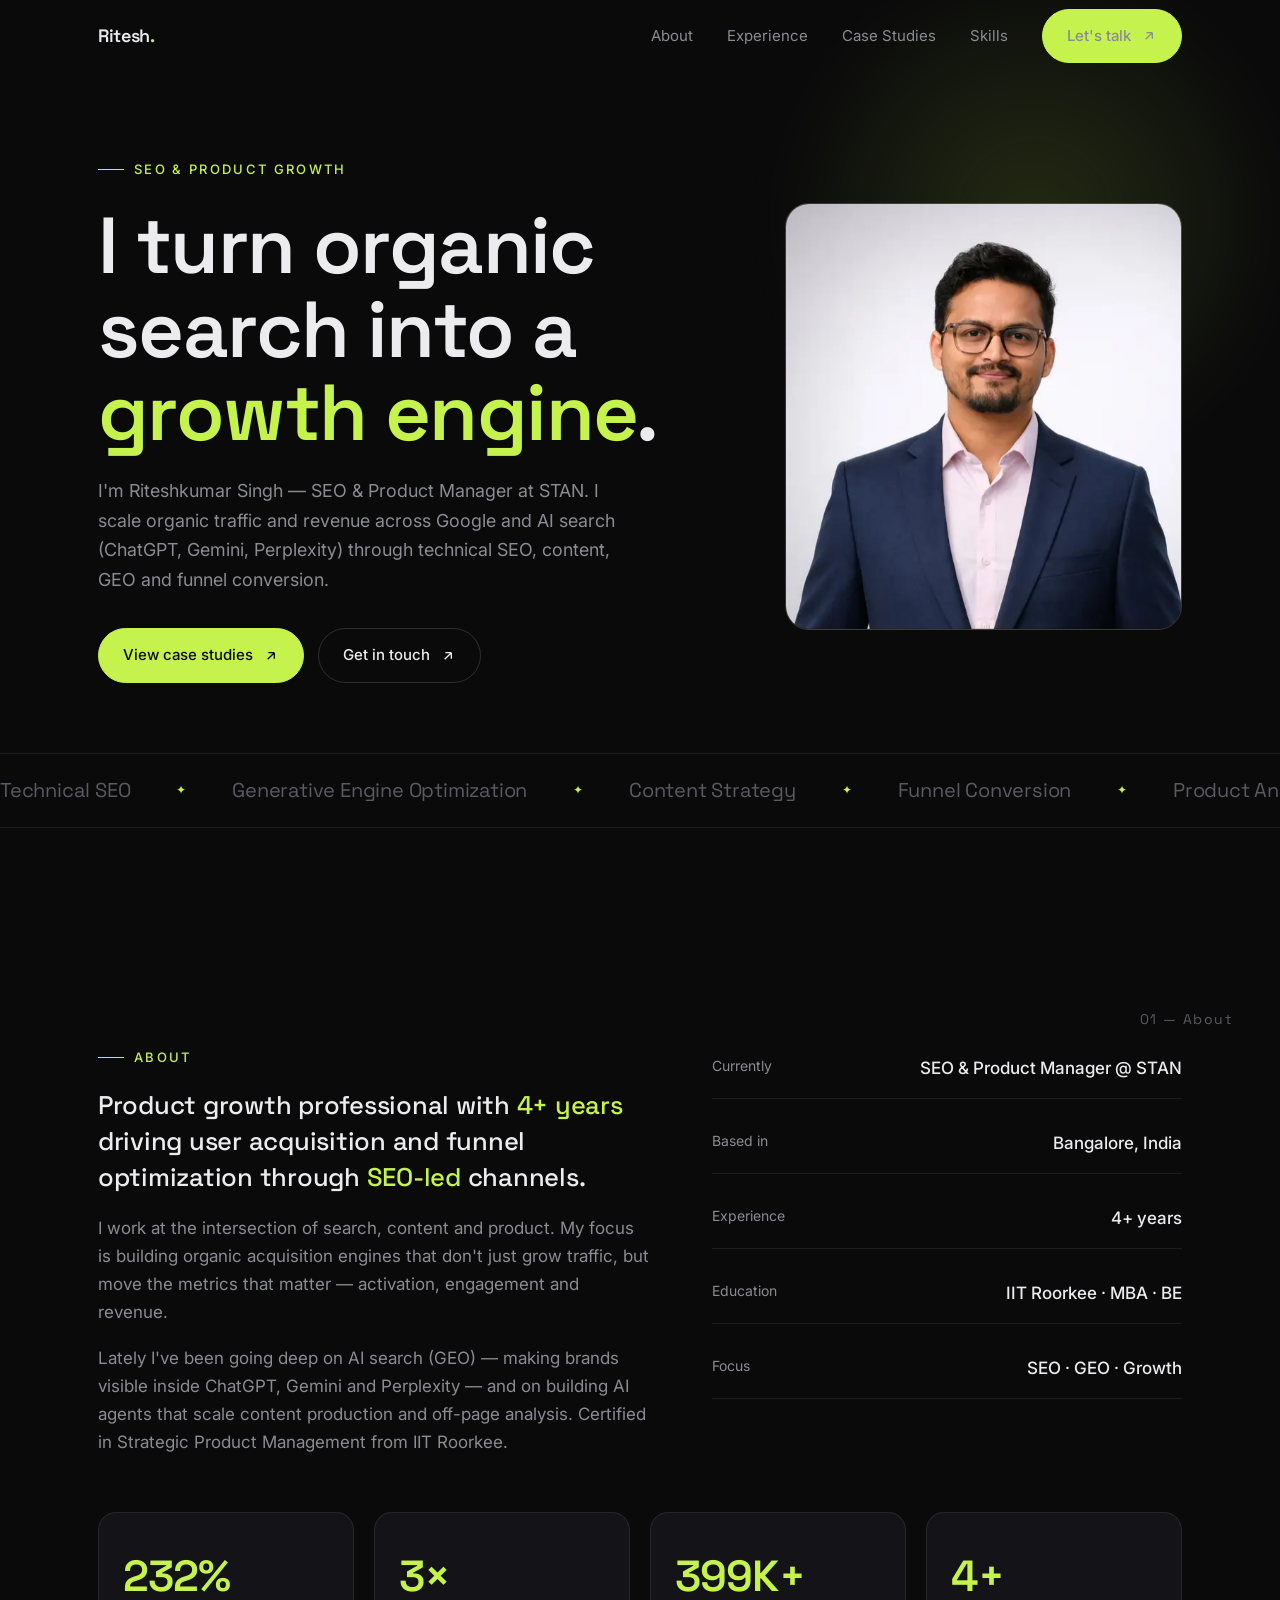
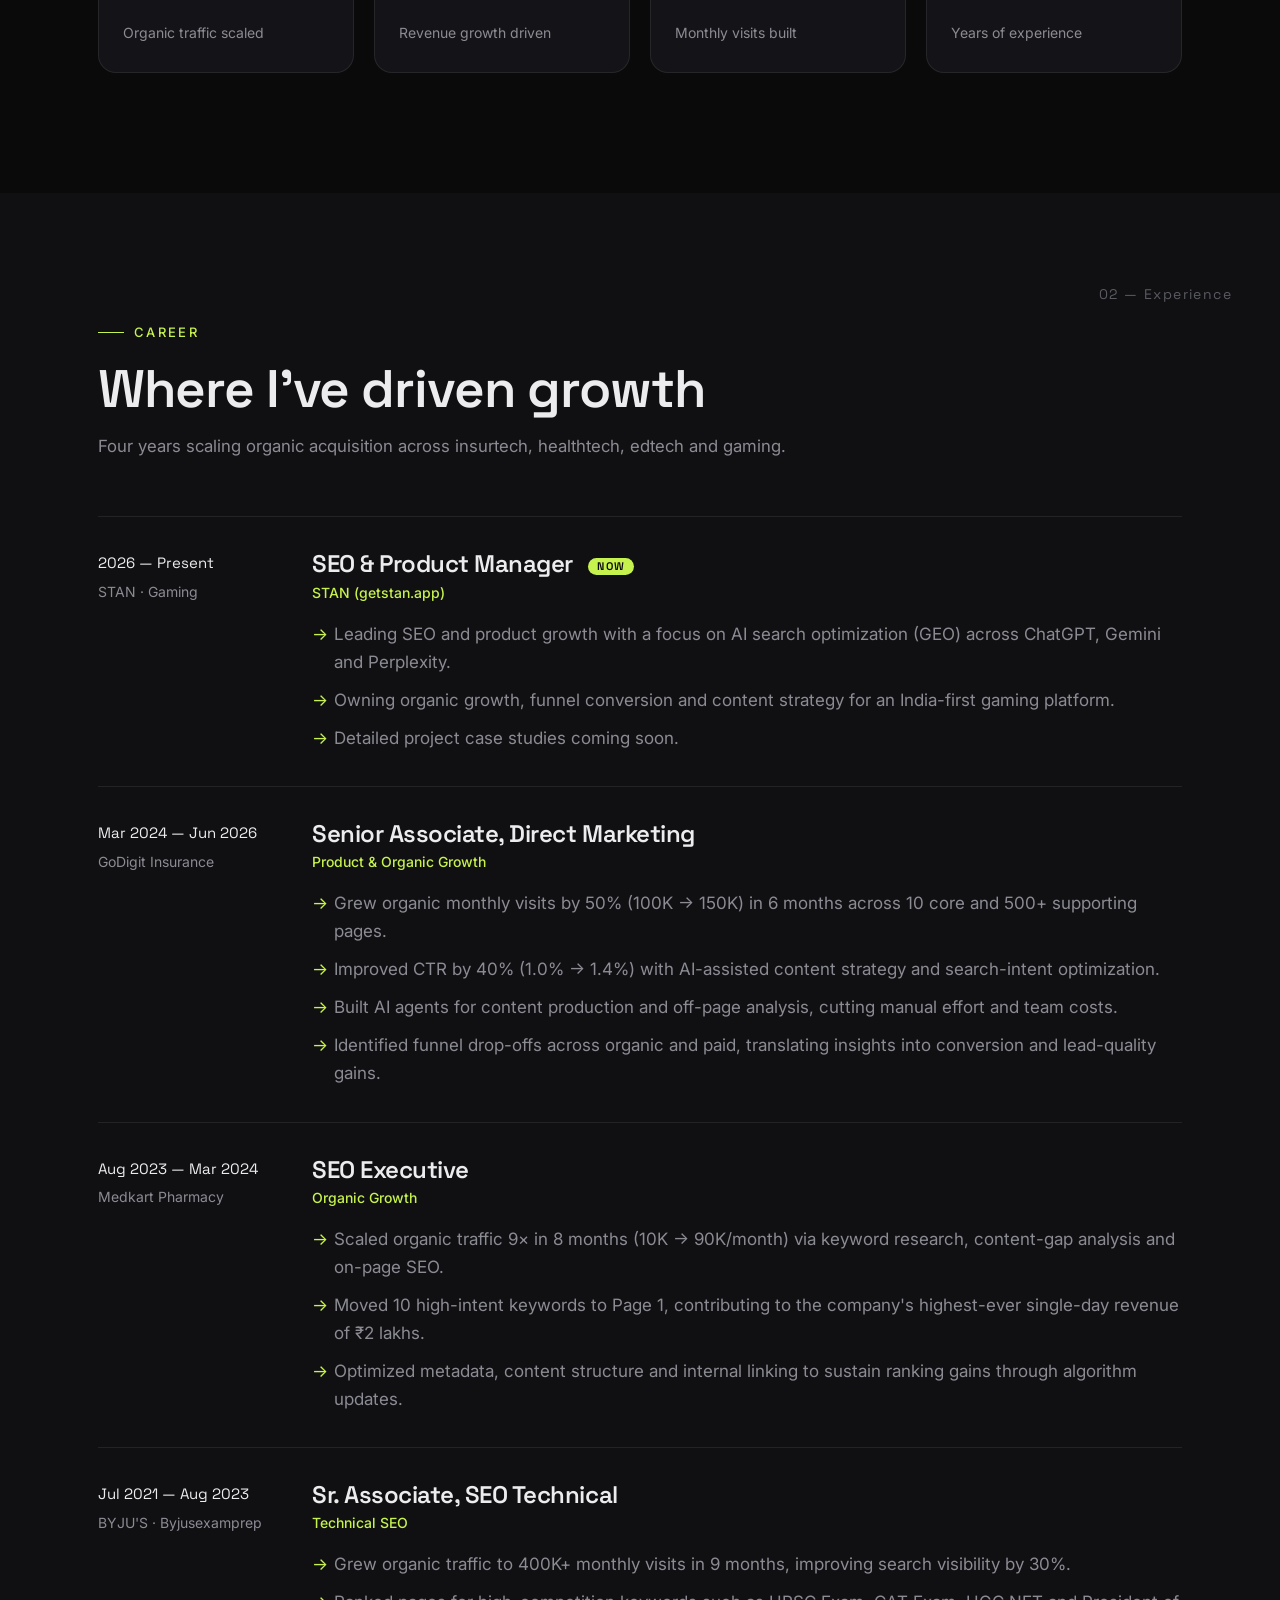
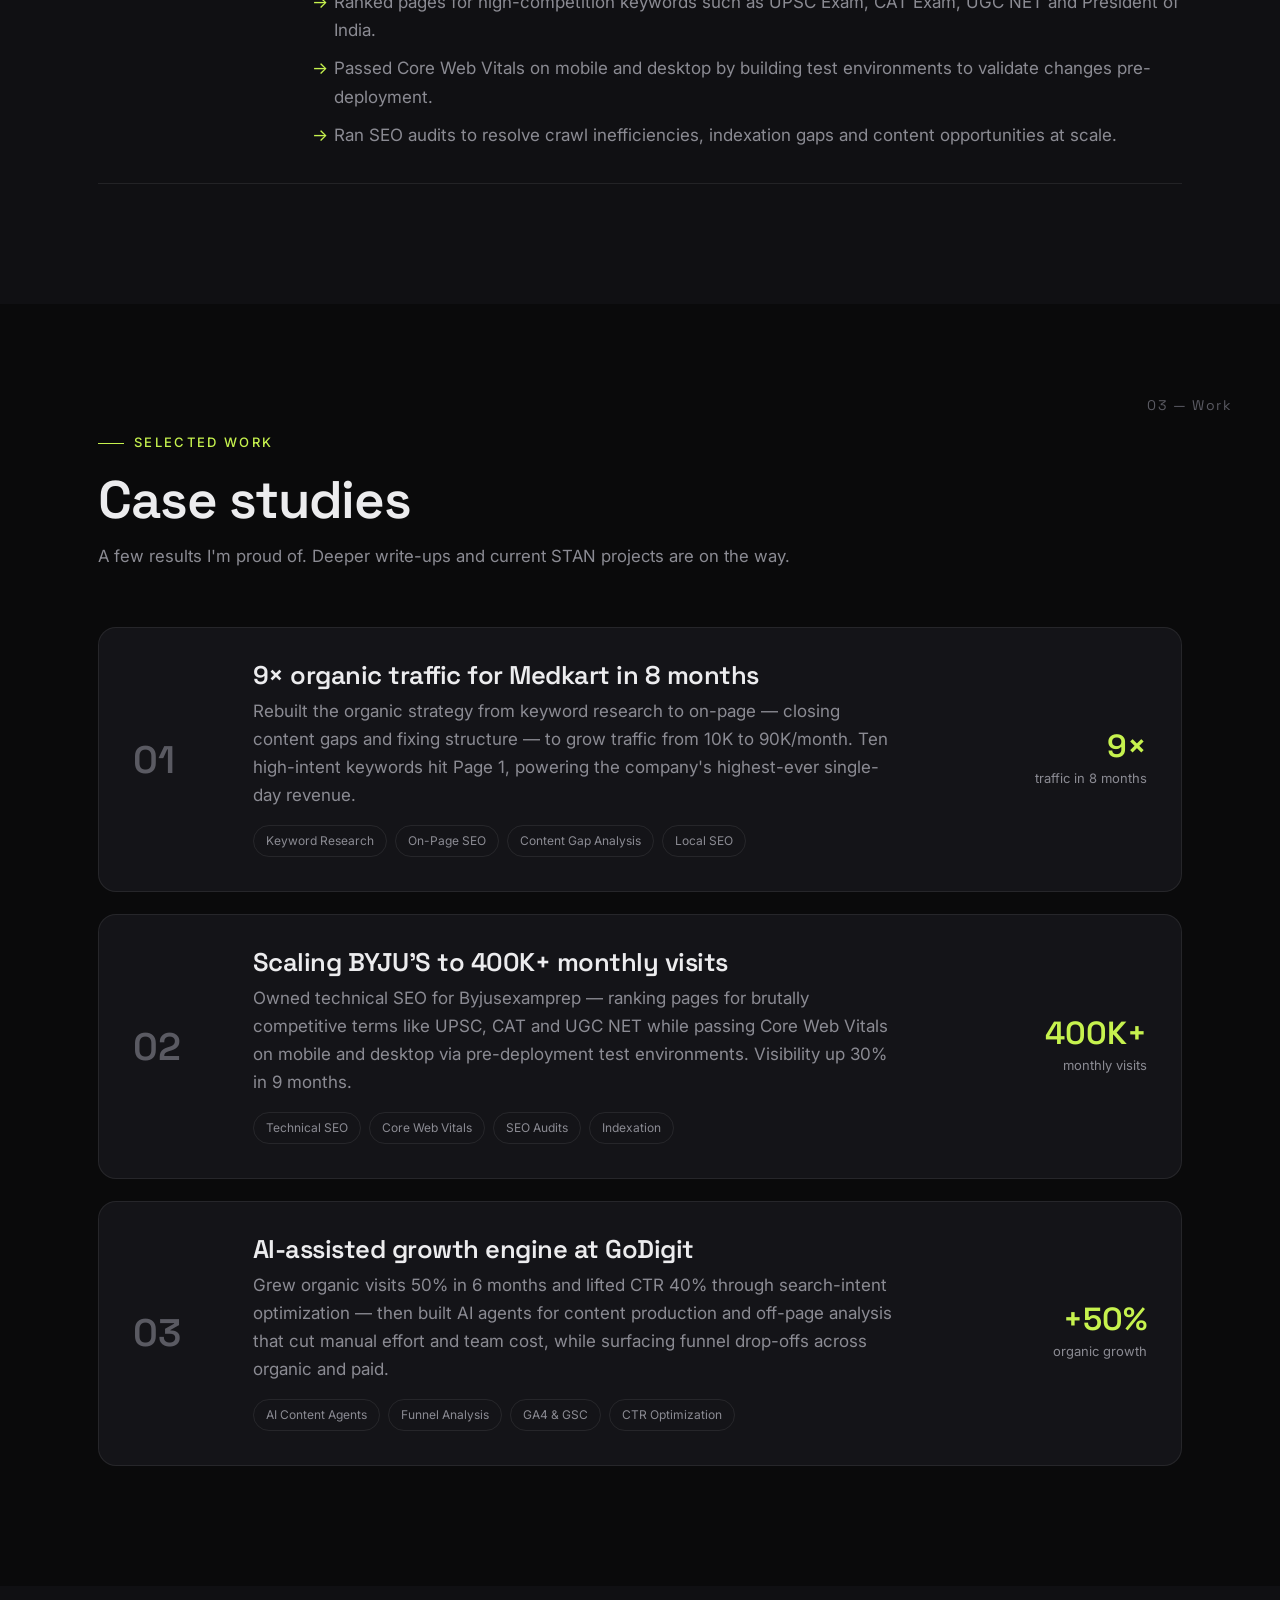
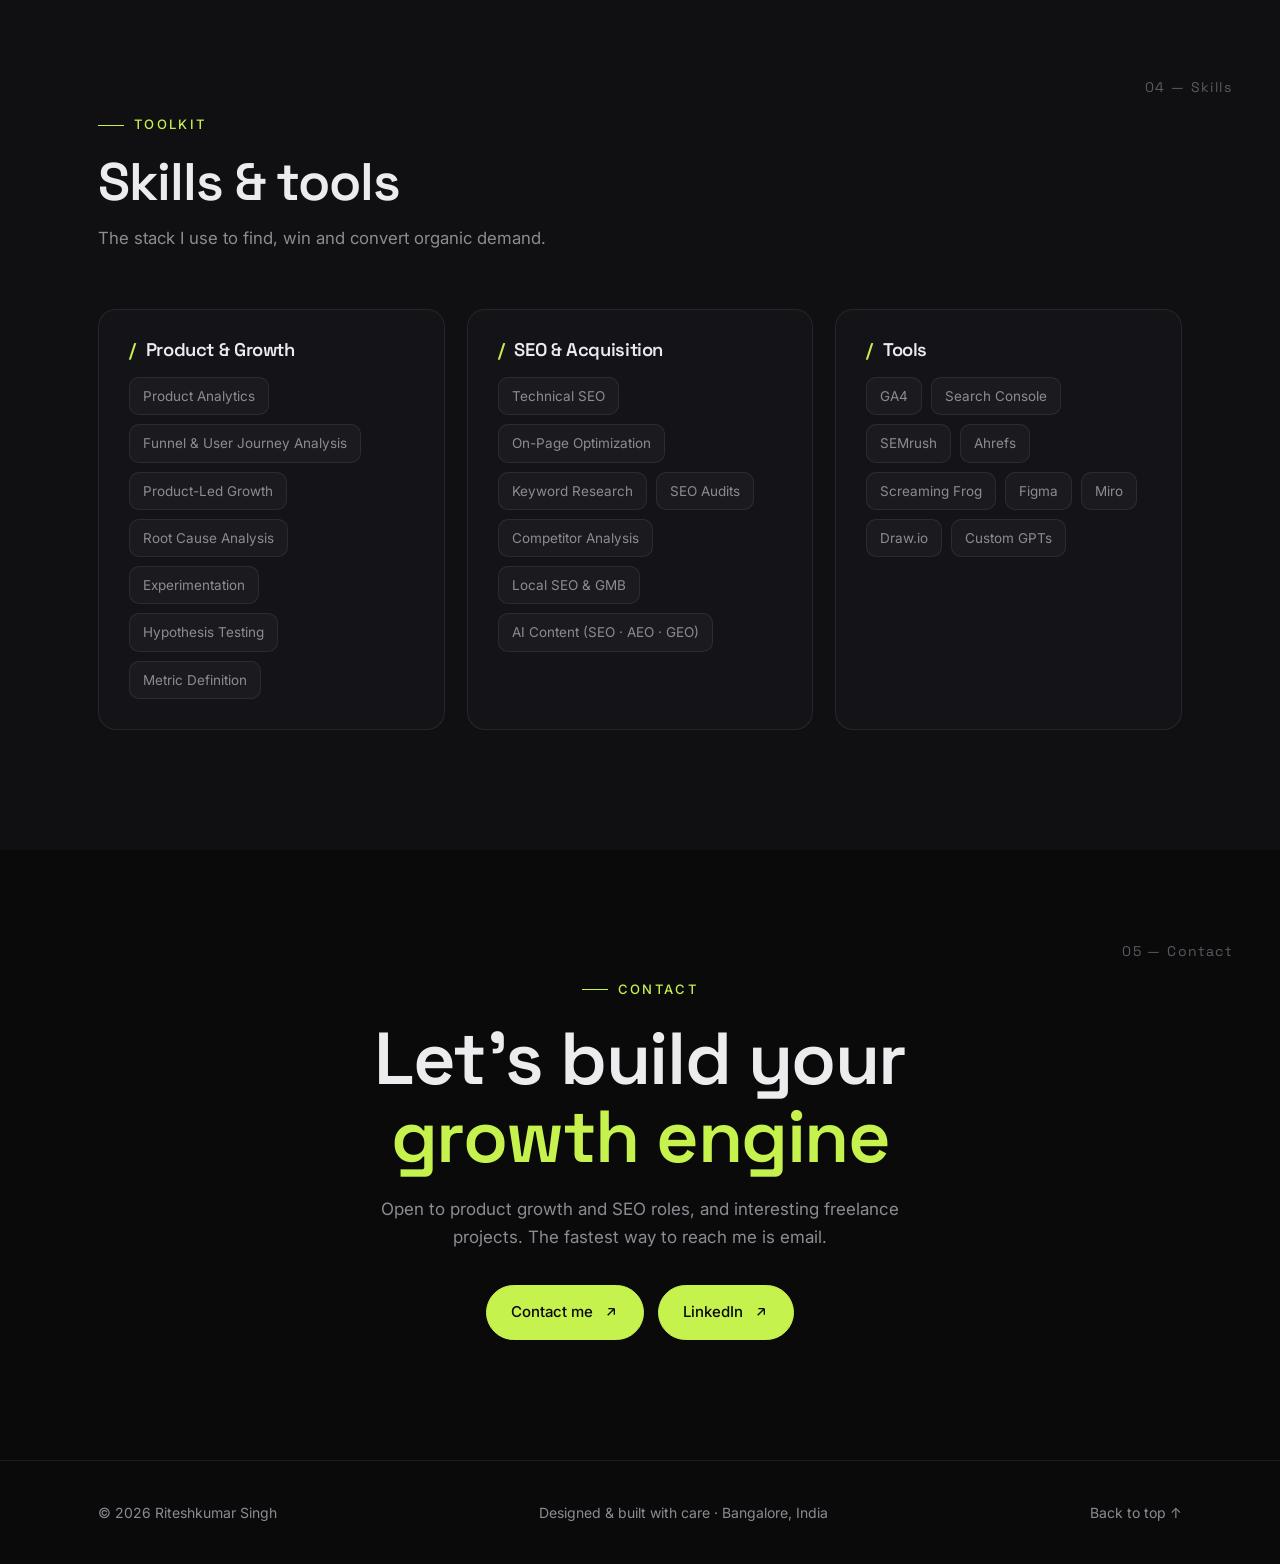
<file: index.html>
<!DOCTYPE html>
<html lang="en">
<head>
  <meta charset="UTF-8" />
  <meta name="viewport" content="width=device-width, initial-scale=1.0" />

  <!-- ============================================================
       SEO / SOCIAL META  ·  edit the text between the quotes
       ============================================================ -->
  <title>Riteshkumar Singh — SEO & Product Growth</title>
  <meta name="description" content="Riteshkumar Singh — SEO & Product Manager. I scale organic traffic and revenue across Google and AI search (GEO), with technical SEO, content and funnel conversion. Ex-BYJU'S, Ex-Digit. IIT Roorkee." />
  <meta name="author" content="Riteshkumar Singh" />
  <link rel="canonical" href="https://riteshk-singh.github.io/" />

  <!-- Open Graph (how the link looks when shared) -->
  <meta property="og:type" content="website" />
  <meta property="og:title" content="Riteshkumar Singh — SEO & Product Growth" />
  <meta property="og:description" content="I turn organic search into a growth engine — SEO, GEO (AI search), content & funnel conversion." />
  <meta property="og:url" content="https://riteshk-singh.github.io/" />
  
  <meta name="twitter:card" content="summary_large_image" />

  <link rel="icon" href="data:image/svg+xml,<svg xmlns='http://www.w3.org/2000/svg' viewBox='0 0 100 100'><rect width='100' height='100' rx='22' fill='%230A0A0B'/><text x='50' y='68' font-size='58' font-family='Arial' font-weight='bold' fill='%23C6F24E' text-anchor='middle'>R</text></svg>" />

  <!-- Fonts -->
  <link rel="preconnect" href="https://fonts.googleapis.com" />
  <link rel="preconnect" href="https://fonts.gstatic.com" crossorigin />
  <link href="https://fonts.googleapis.com/css2?family=Inter:wght@400;500;600&family=Space+Grotesk:wght@400;500;600;700&display=swap" rel="stylesheet" />

  <style>
/* =============================================================
   Riteshkumar Singh — Portfolio
   styles.css  (DESIGN — you usually won't need to touch this)
   To rebrand the accent colour, change --accent below.
   ============================================================= */

:root {
  --bg:        #0A0A0B;   /* page background */
  --bg-soft:   #101013;   /* section alt background */
  --card:      #141418;   /* cards */
  --border:    rgba(255,255,255,0.08);
  --border-2:  rgba(255,255,255,0.14);
  --text:      #ECECEE;   /* main text */
  --muted:     #8B8B93;   /* secondary text */
  --faint:     #5A5A62;   /* faint labels */
  --accent:    #C6F24E;   /* GROWTH GREEN — change this to rebrand */
  --accent-ink:#0A0A0B;   /* text on accent */
  --radius:    18px;
  --maxw:      1180px;
  --ease:      cubic-bezier(0.22, 1, 0.36, 1);
}

/* ---------- Reset ---------- */
*, *::before, *::after { box-sizing: border-box; margin: 0; padding: 0; }
html { scroll-behavior: smooth; -webkit-text-size-adjust: 100%; }
body {
  background: var(--bg);
  color: var(--text);
  font-family: 'Inter', system-ui, -apple-system, sans-serif;
  font-size: 17px;
  line-height: 1.65;
  -webkit-font-smoothing: antialiased;
  text-rendering: optimizeLegibility;
  overflow-x: hidden;
}
img { max-width: 100%; display: block; }
a { color: inherit; text-decoration: none; }
::selection { background: var(--accent); color: var(--accent-ink); }

h1, h2, h3, h4, .display {
  font-family: 'Space Grotesk', 'Inter', sans-serif;
  font-weight: 600;
  line-height: 1.05;
  letter-spacing: -0.02em;
}

.wrap { width: 100%; max-width: var(--maxw); margin: 0 auto; padding: 0 clamp(20px, 5vw, 48px); }
.eyebrow {
  font-size: 13px; letter-spacing: 0.18em; text-transform: uppercase;
  color: var(--accent); font-weight: 500; display: inline-flex; align-items: center; gap: 10px;
}
.eyebrow::before { content: ""; width: 26px; height: 1px; background: var(--accent); display: inline-block; }
.muted { color: var(--muted); }

/* ---------- Buttons ---------- */
.btn {
  display: inline-flex; align-items: center; gap: 10px;
  padding: 14px 24px; border-radius: 100px; font-weight: 500; font-size: 15px;
  border: 1px solid var(--border-2); transition: all .3s var(--ease); cursor: pointer;
}
.btn svg { width: 16px; height: 16px; transition: transform .3s var(--ease); }
.btn-primary { background: var(--accent); color: var(--accent-ink); border-color: var(--accent); }
.btn-primary:hover { transform: translateY(-2px); box-shadow: 0 10px 30px -8px rgba(198,242,78,0.4); }
.btn-primary:hover svg { transform: translate(3px,-3px); }
.btn-ghost:hover { background: rgba(255,255,255,0.05); border-color: var(--border-2); transform: translateY(-2px); }
.btn-ghost:hover svg { transform: translate(3px,-3px); }

/* ---------- Navbar ---------- */
.nav {
  position: fixed; top: 0; left: 0; right: 0; z-index: 100;
  transition: background .4s var(--ease), border-color .4s var(--ease), backdrop-filter .4s;
  border-bottom: 1px solid transparent;
}
.nav.scrolled { background: rgba(10,10,11,0.72); backdrop-filter: blur(14px); border-bottom-color: var(--border); }
.nav-inner { display: flex; align-items: center; justify-content: space-between; height: 72px; }
.brand { font-family: 'Space Grotesk', sans-serif; font-weight: 600; font-size: 18px; letter-spacing: -0.02em; }
.brand span { color: var(--accent); }
.nav-links { display: flex; gap: 34px; align-items: center; }
.nav-links a { font-size: 15px; color: var(--muted); transition: color .25s; position: relative; }
.nav-links a:hover { color: var(--text); }
.nav-links a::after {
  content: ""; position: absolute; left: 0; bottom: -6px; height: 1px; width: 0; background: var(--accent); transition: width .3s var(--ease);
}
.nav-links a:hover::after { width: 100%; }
.nav-cta { display: inline-flex; }
.nav-toggle { display: none; background: none; border: 0; color: var(--text); cursor: pointer; padding: 8px; }
.nav-toggle svg { width: 26px; height: 26px; }

/* ---------- Hero ---------- */
.hero { position: relative; padding: 150px 0 90px; overflow: hidden; }
.hero-glow {
  position: absolute; top: -10%; right: -5%; width: 620px; height: 620px; border-radius: 50%;
  background: radial-gradient(circle, rgba(198,242,78,0.14), transparent 62%); filter: blur(20px); pointer-events: none;
}
.hero-grid { display: grid; grid-template-columns: 1.35fr 0.85fr; gap: 56px; align-items: center; }
.hero h1 { font-size: clamp(2.6rem, 6.2vw, 5.1rem); margin: 24px 0 22px; }
.hero h1 .hl { color: var(--accent); }
.hero-sub { font-size: clamp(1rem, 1.4vw, 1.18rem); color: var(--muted); max-width: 540px; }
.hero-actions { display: flex; gap: 14px; margin-top: 34px; flex-wrap: wrap; }

.hero-photo { position: relative; }
.hero-photo .frame {
  position: relative; border-radius: 24px; overflow: hidden; border: 1px solid var(--border-2);
  background: linear-gradient(160deg, rgba(198,242,78,0.10), rgba(255,255,255,0.02));
  aspect-ratio: 1020 / 1097;
}
.hero-photo img { width: 100%; height: 100%; object-fit: cover; }
.hero-photo .monogram { position:absolute; inset:0; display:flex; align-items:center; justify-content:center; font-family:'Space Grotesk',sans-serif; font-weight:700; font-size:8rem; letter-spacing:-0.04em; color:var(--accent); opacity:0.9; }
.hero-photo img { position:relative; z-index:1; }
.photo-badge {
  position: absolute; left: 16px; bottom: 16px; right: 16px;
  background: rgba(10,10,11,0.72); backdrop-filter: blur(10px); border: 1px solid var(--border);
  border-radius: 14px; padding: 12px 16px; display: flex; align-items: center; gap: 10px; font-size: 14px;
}
.dot { width: 9px; height: 9px; border-radius: 50%; background: var(--accent); box-shadow: 0 0 0 0 rgba(198,242,78,0.6); animation: pulse 2.2s infinite; }
@keyframes pulse { 0%{box-shadow:0 0 0 0 rgba(198,242,78,0.55);} 70%{box-shadow:0 0 0 10px rgba(198,242,78,0);} 100%{box-shadow:0 0 0 0 rgba(198,242,78,0);} }

/* ---------- Marquee ---------- */
.marquee { border-top: 1px solid var(--border); border-bottom: 1px solid var(--border); padding: 20px 0; margin-top: 70px; overflow: hidden; }
.marquee-track { display: flex; gap: 46px; white-space: nowrap; width: max-content; animation: scroll 26s linear infinite; }
.marquee:hover .marquee-track { animation-play-state: paused; }
.marquee-track span { font-family: 'Space Grotesk', sans-serif; font-size: 20px; color: var(--faint); display: inline-flex; align-items: center; gap: 46px; letter-spacing: -0.01em; }
.marquee-track span::after { content: "✦"; color: var(--accent); font-size: 12px; }
@keyframes scroll { to { transform: translateX(-50%); } }

/* ---------- Section shell ---------- */
section { position: relative; }
.section { padding: clamp(70px, 10vw, 120px) 0; }
.section-alt { background: var(--bg-soft); }
.section-head { max-width: 720px; margin-bottom: 56px; }
.section-head h2 { font-size: clamp(2rem, 4.4vw, 3.3rem); margin: 18px 0 16px; }
.section-head p { color: var(--muted); font-size: 1.05rem; }
.section-index { position: absolute; top: clamp(50px,8vw,90px); right: clamp(20px,5vw,48px); font-family: 'Space Grotesk',sans-serif; font-size: 14px; color: var(--faint); letter-spacing: .1em; }

/* ---------- About ---------- */
.about-grid { display: grid; grid-template-columns: 1fr 0.85fr; gap: 60px; align-items: start; }
.about-lead { font-size: clamp(1.25rem, 2vw, 1.6rem); font-family:'Space Grotesk',sans-serif; font-weight: 500; line-height: 1.4; letter-spacing:-0.01em; }
.about-lead b { color: var(--accent); font-weight: 500; }
.about-body p { color: var(--muted); margin-top: 18px; }
.about-facts { display: grid; gap: 14px; }
.fact { display: flex; justify-content: space-between; gap: 16px; padding: 16px 0; border-bottom: 1px solid var(--border); }
.fact span:first-child { color: var(--muted); font-size: 14px; }
.fact span:last-child { text-align: right; font-weight: 500; }

/* ---------- Stats strip ---------- */
.stats { display: grid; grid-template-columns: repeat(4,1fr); gap: 20px; margin-top: 56px; }
.stat { border: 1px solid var(--border); border-radius: var(--radius); padding: 28px 24px; background: var(--card); transition: border-color .35s, transform .35s var(--ease); }
.stat:hover { border-color: var(--border-2); transform: translateY(-4px); }
.stat .num { font-family:'Space Grotesk',sans-serif; font-size: clamp(2rem,3.4vw,2.8rem); font-weight: 600; color: var(--accent); letter-spacing:-0.02em; }
.stat .lbl { color: var(--muted); font-size: 14px; margin-top: 8px; }

/* ---------- Experience timeline ---------- */
.timeline { position: relative; margin-top: 10px; }
.job {
  display: grid; grid-template-columns: 180px 1fr; gap: 34px;
  padding: 34px 0; border-top: 1px solid var(--border); transition: opacity .3s;
}
.job:last-child { border-bottom: 1px solid var(--border); }
.job-meta .period { font-family:'Space Grotesk',sans-serif; color: var(--text); font-size: 15px; }
.job-meta .place { color: var(--muted); font-size: 14px; margin-top: 4px; }
.job-main h3 { font-size: 1.5rem; margin-bottom: 4px; }
.job-main .role-tag { color: var(--accent); font-size: 14px; font-weight: 500; }
.job-main ul { list-style: none; margin-top: 16px; display: grid; gap: 10px; }
.job-main li { color: var(--muted); padding-left: 22px; position: relative; }
.job-main li::before { content: "→"; position: absolute; left: 0; color: var(--accent); }
.badge-now { display:inline-block; margin-left:10px; font-size:11px; letter-spacing:.1em; text-transform:uppercase; color:var(--accent-ink); background:var(--accent); padding:3px 9px; border-radius:100px; vertical-align:middle; }

/* ---------- Case studies ---------- */
.cases { display: grid; gap: 22px; }
.case {
  display: grid; grid-template-columns: 90px 1fr auto; gap: 30px; align-items: center;
  border: 1px solid var(--border); border-radius: var(--radius); padding: 34px; background: var(--card);
  transition: border-color .4s var(--ease), transform .4s var(--ease), background .4s;
}
.case:hover { border-color: var(--accent); transform: translateY(-4px); background: #17170d; }
.case-num { font-family:'Space Grotesk',sans-serif; font-size: 2.4rem; color: var(--faint); font-weight: 600; transition: color .4s; }
.case:hover .case-num { color: var(--accent); }
.case-body h3 { font-size: 1.6rem; margin-bottom: 8px; }
.case-body p { color: var(--muted); max-width: 640px; }
.case-tags { display: flex; flex-wrap: wrap; gap: 8px; margin-top: 16px; }
.case-tags span { font-size: 12px; color: var(--muted); border: 1px solid var(--border); padding: 5px 12px; border-radius: 100px; }
.case-result { text-align: right; min-width: 140px; }
.case-result .big { font-family:'Space Grotesk',sans-serif; font-size: 2rem; color: var(--accent); font-weight: 600; line-height: 1; }
.case-result .cap { color: var(--muted); font-size: 13px; margin-top: 6px; }

/* ---------- Skills ---------- */
.skills-grid { display: grid; grid-template-columns: repeat(3,1fr); gap: 22px; }
.skill-card { border: 1px solid var(--border); border-radius: var(--radius); padding: 30px; background: var(--card); transition: border-color .35s, transform .35s var(--ease); }
.skill-card:hover { border-color: var(--border-2); transform: translateY(-4px); }
.skill-card h3 { font-size: 1.15rem; margin-bottom: 18px; display: flex; align-items: center; gap: 10px; }
.skill-card h3 .k { color: var(--accent); font-family:'Space Grotesk',sans-serif; }
.chips { display: flex; flex-wrap: wrap; gap: 9px; }
.chips span { font-size: 13.5px; color: var(--muted); background: rgba(255,255,255,0.03); border: 1px solid var(--border); padding: 7px 13px; border-radius: 10px; transition: all .25s; }
.skill-card:hover .chips span { color: var(--text); }

/* ---------- Contact ---------- */
.contact { text-align: center; }
.contact h2 { font-size: clamp(2.4rem, 6vw, 4.6rem); margin: 20px 0; }
.contact h2 a { color: var(--accent); position: relative; white-space: nowrap; }
.contact-sub { color: var(--muted); max-width: 560px; margin: 0 auto 34px; }
.contact-actions { display: flex; gap: 14px; justify-content: center; flex-wrap: wrap; }
.socials { display: flex; gap: 26px; justify-content: center; margin-top: 46px; }
.socials a { color: var(--muted); font-size: 15px; transition: color .25s; display: inline-flex; align-items: center; gap: 8px; }
.socials a:hover { color: var(--accent); }

/* ---------- Footer ---------- */
.footer { border-top: 1px solid var(--border); padding: 40px 0; }
.footer-inner { display: flex; justify-content: space-between; align-items: center; gap: 20px; flex-wrap: wrap; color: var(--muted); font-size: 14px; }
.footer a:hover { color: var(--accent); }
.to-top { display: inline-flex; align-items: center; gap: 8px; cursor: pointer; }
.to-top:hover { color: var(--accent); }

/* ---------- Scroll reveal ---------- */
.reveal { opacity: 0; transform: translateY(26px); transition: opacity .8s var(--ease), transform .8s var(--ease); }
.reveal.in { opacity: 1; transform: none; }
.reveal.d1 { transition-delay: .08s; }
.reveal.d2 { transition-delay: .16s; }
.reveal.d3 { transition-delay: .24s; }

/* ---------- Responsive ---------- */
@media (max-width: 900px) {
  .hero-grid { grid-template-columns: 1fr; gap: 40px; }
  .hero-photo { max-width: 360px; }
  .about-grid { grid-template-columns: 1fr; gap: 36px; }
  .stats { grid-template-columns: repeat(2,1fr); }
  .skills-grid { grid-template-columns: 1fr; }
  .job { grid-template-columns: 1fr; gap: 14px; padding: 28px 0; }
  .case { grid-template-columns: 1fr; gap: 16px; padding: 26px; }
  .case-result { text-align: left; }
  .case-num { font-size: 1.8rem; }
  .nav-links { display: none; }
  .nav-toggle { display: inline-flex; }
  .nav-links.open {
    display: flex; flex-direction: column; position: absolute; top: 72px; left: 0; right: 0;
    background: rgba(10,10,11,0.96); backdrop-filter: blur(14px); border-bottom: 1px solid var(--border);
    padding: 24px clamp(20px,5vw,48px) 30px; gap: 20px; align-items: flex-start;
  }
  .nav-links.open .nav-cta { display: none; }
}
@media (max-width: 480px) {
  body { font-size: 16px; }
  .stats { grid-template-columns: 1fr; }
  .hero { padding-top: 120px; }
}

@media (prefers-reduced-motion: reduce) {
  * { animation: none !important; scroll-behavior: auto !important; }
  .reveal { opacity: 1; transform: none; transition: none; }
}

</style>

  <!-- Structured data: helps Google understand who you are -->
  <script type="application/ld+json">
  {
    "@context": "https://schema.org",
    "@type": "Person",
    "name": "Riteshkumar Singh",
    "jobTitle": "SEO & Product Manager",
    "url": "https://riteshk-singh.github.io/",
    "email": "singhh1108@gmail.com",
    "address": { "@type": "PostalAddress", "addressLocality": "Bangalore", "addressCountry": "IN" },
    "alumniOf": "IIT Roorkee",
    "sameAs": ["https://www.linkedin.com/in/riteshkumar-singh/", "https://github.com/riteshk-singh"],
    "knowsAbout": ["SEO", "Generative Engine Optimization", "Technical SEO", "Product Growth", "Funnel Conversion", "Content Strategy"]
  }
  </script>
</head>

<body>

  <!-- ================= NAVBAR ================= -->
  <header class="nav">
    <div class="wrap nav-inner">
      <a href="#top" class="brand">Ritesh<span>.</span></a>
      <nav class="nav-links">
        <a href="#about">About</a>
        <a href="#experience">Experience</a>
        <a href="#work">Case Studies</a>
        <a href="#skills">Skills</a>
        <a href="#contact" class="btn btn-primary nav-cta">Let's talk
          <svg viewBox="0 0 24 24" fill="none" stroke="currentColor" stroke-width="2"><path d="M7 17L17 7M17 7H8M17 7V16"/></svg>
        </a>
      </nav>
      <button class="nav-toggle" aria-label="Menu">
        <svg viewBox="0 0 24 24" fill="none" stroke="currentColor" stroke-width="2"><path d="M4 7h16M4 12h16M4 17h16"/></svg>
      </button>
    </div>
  </header>

  <main id="top">

    <!-- ================= HERO ================= -->
    <section class="hero">
      <div class="hero-glow"></div>
      <div class="wrap hero-grid">
        <div class="hero-copy">
          <span class="eyebrow reveal">SEO &amp; Product Growth</span>
          <!-- EDIT: your headline. The word inside <span class="hl"> is highlighted green -->
          <h1 class="reveal d1">I turn organic search into a <span class="hl">growth engine</span>.</h1>
          <!-- EDIT: your intro sentence -->
          <p class="hero-sub reveal d2">I'm Riteshkumar Singh — SEO &amp; Product Manager at STAN. I scale organic traffic and revenue across Google and AI search (ChatGPT, Gemini, Perplexity) through technical SEO, content, GEO and funnel conversion.</p>
          <div class="hero-actions reveal d3">
            <a href="#work" class="btn btn-primary">View case studies
              <svg viewBox="0 0 24 24" fill="none" stroke="currentColor" stroke-width="2"><path d="M7 17L17 7M17 7H8M17 7V16"/></svg>
            </a>
            <a href="#contact" class="btn btn-ghost">Get in touch
              <svg viewBox="0 0 24 24" fill="none" stroke="currentColor" stroke-width="2"><path d="M7 17L17 7M17 7H8M17 7V16"/></svg>
            </a>
          </div>
        </div>

        <div class="hero-photo reveal d2">
          <div class="frame">
            <div class="monogram" aria-hidden="true">RS</div>
            <!-- EDIT: replace this image file in the /assets folder to change your photo -->
            <img src="[data-uri]" alt="Riteshkumar Singh" width="1020" height="1097" onerror="this.remove()" />
            <div class="photo-badge"><span class="dot"></span> Open to product growth &amp; SEO roles</div>
          </div>
        </div>
      </div>

      <!-- Scrolling keyword strip -->
      <div class="marquee">
        <div class="marquee-track">
          <span>Technical SEO</span><span>Generative Engine Optimization</span><span>Content Strategy</span><span>Funnel Conversion</span><span>Product Analytics</span><span>Digital PR</span>
          <span>Technical SEO</span><span>Generative Engine Optimization</span><span>Content Strategy</span><span>Funnel Conversion</span><span>Product Analytics</span><span>Digital PR</span>
        </div>
      </div>
    </section>

    <!-- ================= ABOUT ================= -->
    <section class="section" id="about">
      <span class="section-index">01 — About</span>
      <div class="wrap">
        <div class="about-grid">
          <div>
            <span class="eyebrow reveal">About</span>
            <!-- EDIT: your positioning statement -->
            <p class="about-lead reveal d1" style="margin-top:20px">Product growth professional with <b>4+ years</b> driving user acquisition and funnel optimization through <b>SEO-led</b> channels.</p>
            <div class="about-body reveal d2">
              <p>I work at the intersection of search, content and product. My focus is building organic acquisition engines that don't just grow traffic, but move the metrics that matter — activation, engagement and revenue.</p>
              <p>Lately I've been going deep on AI search (GEO) — making brands visible inside ChatGPT, Gemini and Perplexity — and on building AI agents that scale content production and off-page analysis. Certified in Strategic Product Management from IIT Roorkee.</p>
            </div>
          </div>
          <div class="about-facts reveal d2">
            <!-- EDIT: quick facts -->
            <div class="fact"><span>Currently</span><span>SEO &amp; Product Manager @ STAN</span></div>
            <div class="fact"><span>Based in</span><span>Bangalore, India</span></div>
            <div class="fact"><span>Experience</span><span>4+ years</span></div>
            <div class="fact"><span>Education</span><span>IIT Roorkee · MBA · BE</span></div>
            <div class="fact"><span>Focus</span><span>SEO · GEO · Growth</span></div>
          </div>
        </div>

        <!-- Stats: data-count animates the number. Edit data-count / data-suffix / the label. -->
        <div class="stats">
          <div class="stat reveal">
            <div class="num" data-count="233" data-suffix="%">0%</div>
            <div class="lbl">Organic traffic scaled</div>
          </div>
          <div class="stat reveal d1">
            <div class="num" data-count="3" data-suffix="×">0×</div>
            <div class="lbl">Revenue growth driven</div>
          </div>
          <div class="stat reveal d2">
            <div class="num" data-count="400" data-suffix="K+">0</div>
            <div class="lbl">Monthly visits built</div>
          </div>
          <div class="stat reveal d3">
            <div class="num" data-count="4" data-suffix="+">0</div>
            <div class="lbl">Years of experience</div>
          </div>
        </div>
      </div>
    </section>

    <!-- ================= EXPERIENCE ================= -->
    <section class="section section-alt" id="experience">
      <span class="section-index">02 — Experience</span>
      <div class="wrap">
        <div class="section-head reveal">
          <span class="eyebrow">Career</span>
          <h2>Where I've driven growth</h2>
          <p>Four years scaling organic acquisition across insurtech, healthtech, edtech and gaming.</p>
        </div>

        <div class="timeline">
          <!-- EDIT each job block below -->
          <div class="job reveal">
            <div class="job-meta">
              <div class="period">2026 — Present</div>
              <div class="place">STAN · Gaming</div>
            </div>
            <div class="job-main">
              <h3>SEO &amp; Product Manager <span class="badge-now">Now</span></h3>
              <div class="role-tag">STAN (getstan.app)</div>
              <ul>
                <li>Leading SEO and product growth with a focus on AI search optimization (GEO) across ChatGPT, Gemini and Perplexity.</li>
                <li>Owning organic growth, funnel conversion and content strategy for an India-first gaming platform.</li>
                <li>Detailed project case studies coming soon.</li>
              </ul>
            </div>
          </div>

          <div class="job reveal">
            <div class="job-meta">
              <div class="period">Mar 2024 — Jun 2026</div>
              <div class="place">GoDigit Insurance</div>
            </div>
            <div class="job-main">
              <h3>Senior Associate, Direct Marketing</h3>
              <div class="role-tag">Product &amp; Organic Growth</div>
              <ul>
                <li>Grew organic monthly visits by 50% (100K → 150K) in 6 months across 10 core and 500+ supporting pages.</li>
                <li>Improved CTR by 40% (1.0% → 1.4%) with AI-assisted content strategy and search-intent optimization.</li>
                <li>Built AI agents for content production and off-page analysis, cutting manual effort and team costs.</li>
                <li>Identified funnel drop-offs across organic and paid, translating insights into conversion and lead-quality gains.</li>
              </ul>
            </div>
          </div>

          <div class="job reveal">
            <div class="job-meta">
              <div class="period">Aug 2023 — Mar 2024</div>
              <div class="place">Medkart Pharmacy</div>
            </div>
            <div class="job-main">
              <h3>SEO Executive</h3>
              <div class="role-tag">Organic Growth</div>
              <ul>
                <li>Scaled organic traffic 9× in 8 months (10K → 90K/month) via keyword research, content-gap analysis and on-page SEO.</li>
                <li>Moved 10 high-intent keywords to Page 1, contributing to the company's highest-ever single-day revenue of ₹2 lakhs.</li>
                <li>Optimized metadata, content structure and internal linking to sustain ranking gains through algorithm updates.</li>
              </ul>
            </div>
          </div>

          <div class="job reveal">
            <div class="job-meta">
              <div class="period">Jul 2021 — Aug 2023</div>
              <div class="place">BYJU'S · Byjusexamprep</div>
            </div>
            <div class="job-main">
              <h3>Sr. Associate, SEO Technical</h3>
              <div class="role-tag">Technical SEO</div>
              <ul>
                <li>Grew organic traffic to 400K+ monthly visits in 9 months, improving search visibility by 30%.</li>
                <li>Ranked pages for high-competition keywords such as UPSC Exam, CAT Exam, UGC NET and President of India.</li>
                <li>Passed Core Web Vitals on mobile and desktop by building test environments to validate changes pre-deployment.</li>
                <li>Ran SEO audits to resolve crawl inefficiencies, indexation gaps and content opportunities at scale.</li>
              </ul>
            </div>
          </div>
        </div>
      </div>
    </section>

    <!-- ================= CASE STUDIES ================= -->
    <section class="section" id="work">
      <span class="section-index">03 — Work</span>
      <div class="wrap">
        <div class="section-head reveal">
          <span class="eyebrow">Selected work</span>
          <h2>Case studies</h2>
          <p>A few results I'm proud of. Deeper write-ups and current STAN projects are on the way.</p>
        </div>

        <div class="cases">
          <!-- EDIT each case card -->
          <article class="case reveal">
            <div class="case-num">01</div>
            <div class="case-body">
              <h3>9× organic traffic for Medkart in 8 months</h3>
              <p>Rebuilt the organic strategy from keyword research to on-page — closing content gaps and fixing structure — to grow traffic from 10K to 90K/month. Ten high-intent keywords hit Page 1, powering the company's highest-ever single-day revenue.</p>
              <div class="case-tags"><span>Keyword Research</span><span>On-Page SEO</span><span>Content Gap Analysis</span><span>Local SEO</span></div>
            </div>
            <div class="case-result"><div class="big">9×</div><div class="cap">traffic in 8 months</div></div>
          </article>

          <article class="case reveal">
            <div class="case-num">02</div>
            <div class="case-body">
              <h3>Scaling BYJU'S to 400K+ monthly visits</h3>
              <p>Owned technical SEO for Byjusexamprep — ranking pages for brutally competitive terms like UPSC, CAT and UGC NET while passing Core Web Vitals on mobile and desktop via pre-deployment test environments. Visibility up 30% in 9 months.</p>
              <div class="case-tags"><span>Technical SEO</span><span>Core Web Vitals</span><span>SEO Audits</span><span>Indexation</span></div>
            </div>
            <div class="case-result"><div class="big">400K+</div><div class="cap">monthly visits</div></div>
          </article>

          <article class="case reveal">
            <div class="case-num">03</div>
            <div class="case-body">
              <h3>AI-assisted growth engine at GoDigit</h3>
              <p>Grew organic visits 50% in 6 months and lifted CTR 40% through search-intent optimization — then built AI agents for content production and off-page analysis that cut manual effort and team cost, while surfacing funnel drop-offs across organic and paid.</p>
              <div class="case-tags"><span>AI Content Agents</span><span>Funnel Analysis</span><span>GA4 &amp; GSC</span><span>CTR Optimization</span></div>
            </div>
            <div class="case-result"><div class="big">+50%</div><div class="cap">organic growth</div></div>
          </article>
        </div>
      </div>
    </section>

    <!-- ================= SKILLS ================= -->
    <section class="section section-alt" id="skills">
      <span class="section-index">04 — Skills</span>
      <div class="wrap">
        <div class="section-head reveal">
          <span class="eyebrow">Toolkit</span>
          <h2>Skills &amp; tools</h2>
          <p>The stack I use to find, win and convert organic demand.</p>
        </div>

        <div class="skills-grid">
          <!-- EDIT skill cards: heading + the chips inside -->
          <div class="skill-card reveal">
            <h3><span class="k">/</span> Product &amp; Growth</h3>
            <div class="chips">
              <span>Product Analytics</span><span>Funnel &amp; User Journey Analysis</span><span>Product-Led Growth</span><span>Root Cause Analysis</span><span>Experimentation</span><span>Hypothesis Testing</span><span>Metric Definition</span>
            </div>
          </div>
          <div class="skill-card reveal d1">
            <h3><span class="k">/</span> SEO &amp; Acquisition</h3>
            <div class="chips">
              <span>Technical SEO</span><span>On-Page Optimization</span><span>Keyword Research</span><span>SEO Audits</span><span>Competitor Analysis</span><span>Local SEO &amp; GMB</span><span>AI Content (SEO · AEO · GEO)</span>
            </div>
          </div>
          <div class="skill-card reveal d2">
            <h3><span class="k">/</span> Tools</h3>
            <div class="chips">
              <span>GA4</span><span>Search Console</span><span>SEMrush</span><span>Ahrefs</span><span>Screaming Frog</span><span>Figma</span><span>Miro</span><span>Draw.io</span><span>Custom GPTs</span>
            </div>
          </div>
        </div>
      </div>
    </section>

    <!-- ================= CONTACT ================= -->
    <section class="section contact" id="contact">
      <span class="section-index">05 — Contact</span>
      <div class="wrap">
        <span class="eyebrow reveal" style="justify-content:center">Contact</span>
        <!-- EDIT: contact headline + email -->
        <h2 class="reveal d1">Let's build your<br><a href="mailto:singhh1108@gmail.com">growth engine</a></h2>
        <p class="contact-sub reveal d2">Open to product growth and SEO roles, and interesting freelance projects. The fastest way to reach me is email.</p>
        <div class="contact-actions reveal d2">
          <a href="mailto:singhh1108@gmail.com" class="btn btn-primary">Contact me
            <svg viewBox="0 0 24 24" fill="none" stroke="currentColor" stroke-width="2"><path d="M7 17L17 7M17 7H8M17 7V16"/></svg>
          </a>
          <a href="https://www.linkedin.com/in/riteshkumar-singh/" target="_blank" rel="noopener" class="btn btn-primary">LinkedIn
            <svg viewBox="0 0 24 24" fill="none" stroke="currentColor" stroke-width="2"><path d="M7 17L17 7M17 7H8M17 7V16"/></svg>
          </a>
        </div>
      </div>
    </section>
  </main>

  <!-- ================= FOOTER ================= -->
  <footer class="footer">
    <div class="wrap footer-inner">
      <span>© <span id="year">2026</span> Riteshkumar Singh</span>
      <span>Designed &amp; built with care · Bangalore, India</span>
      <a href="#top" class="to-top">Back to top ↑</a>
    </div>
  </footer>

  <script>
/* =============================================================
   Riteshkumar Singh — Portfolio
   script.js  (ANIMATION & INTERACTION — you won't need to edit this)
   ============================================================= */
(function () {
  "use strict";

  // --- Navbar background on scroll ---
  var nav = document.querySelector(".nav");
  var onScroll = function () {
    if (window.scrollY > 20) nav.classList.add("scrolled");
    else nav.classList.remove("scrolled");
  };
  window.addEventListener("scroll", onScroll, { passive: true });
  onScroll();

  // --- Mobile menu toggle ---
  var toggle = document.querySelector(".nav-toggle");
  var links = document.querySelector(".nav-links");
  if (toggle && links) {
    toggle.addEventListener("click", function () {
      links.classList.toggle("open");
    });
    links.querySelectorAll("a").forEach(function (a) {
      a.addEventListener("click", function () { links.classList.remove("open"); });
    });
  }

  // --- Scroll reveal (IntersectionObserver) ---
  var revealEls = document.querySelectorAll(".reveal");
  if ("IntersectionObserver" in window) {
    var io = new IntersectionObserver(function (entries) {
      entries.forEach(function (e) {
        if (e.isIntersecting) {
          e.target.classList.add("in");
          io.unobserve(e.target);
        }
      });
    }, { threshold: 0.14, rootMargin: "0px 0px -8% 0px" });
    revealEls.forEach(function (el) { io.observe(el); });
  } else {
    revealEls.forEach(function (el) { el.classList.add("in"); });
  }

  // --- Animated stat counters ---
  var counted = false;
  var statsSection = document.querySelector(".stats");
  function animateCount(el) {
    var target = parseFloat(el.getAttribute("data-count"));
    var suffix = el.getAttribute("data-suffix") || "";
    var prefix = el.getAttribute("data-prefix") || "";
    var decimals = (target % 1 !== 0) ? 1 : 0;
    var dur = 1400, start = null;
    function step(ts) {
      if (!start) start = ts;
      var p = Math.min((ts - start) / dur, 1);
      var eased = 1 - Math.pow(1 - p, 3);
      var val = (target * eased).toFixed(decimals);
      el.textContent = prefix + val + suffix;
      if (p < 1) requestAnimationFrame(step);
      else el.textContent = prefix + target.toFixed(decimals) + suffix;
    }
    requestAnimationFrame(step);
  }
  if (statsSection && "IntersectionObserver" in window) {
    var sio = new IntersectionObserver(function (entries) {
      entries.forEach(function (e) {
        if (e.isIntersecting && !counted) {
          counted = true;
          document.querySelectorAll("[data-count]").forEach(animateCount);
          sio.disconnect();
        }
      });
    }, { threshold: 0.4 });
    sio.observe(statsSection);
  }

  // --- Footer year ---
  var yr = document.getElementById("year");
  if (yr) yr.textContent = new Date().getFullYear();

})();

</script>
</body>
</html>
</file>
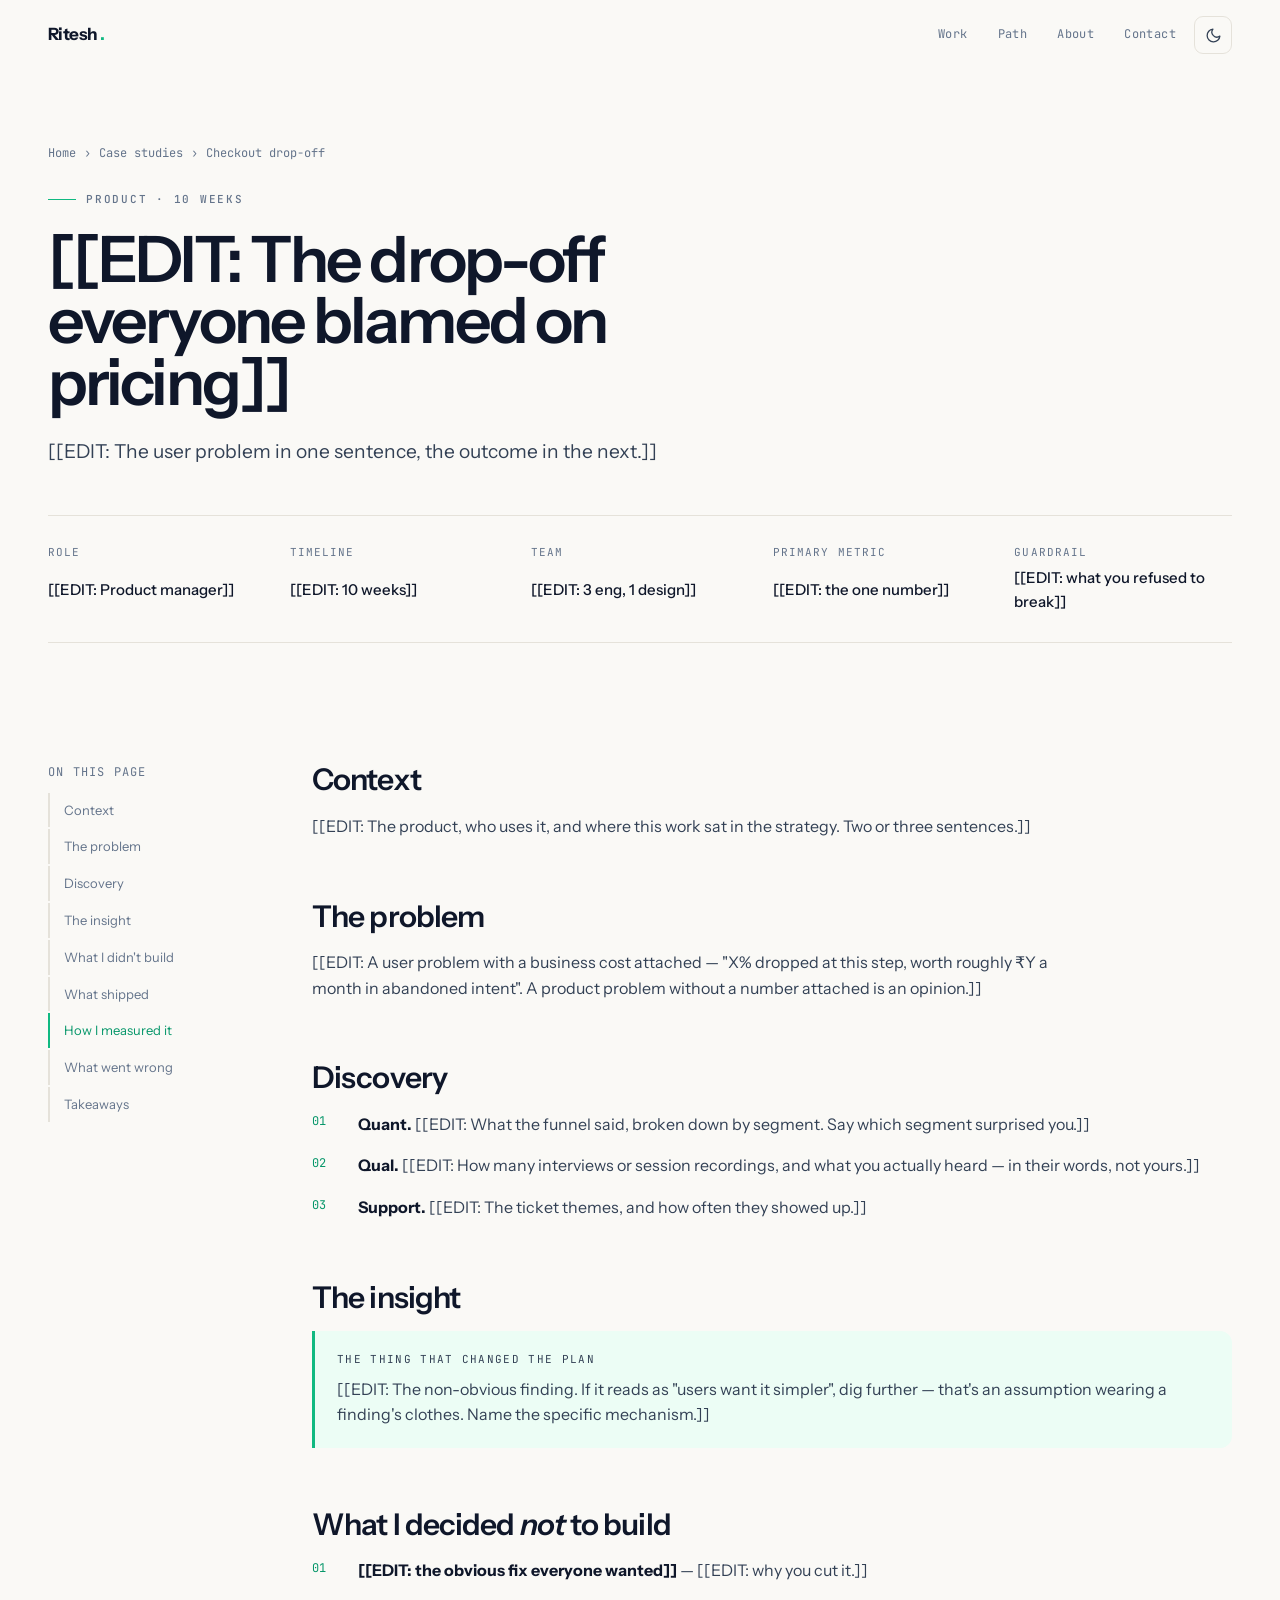
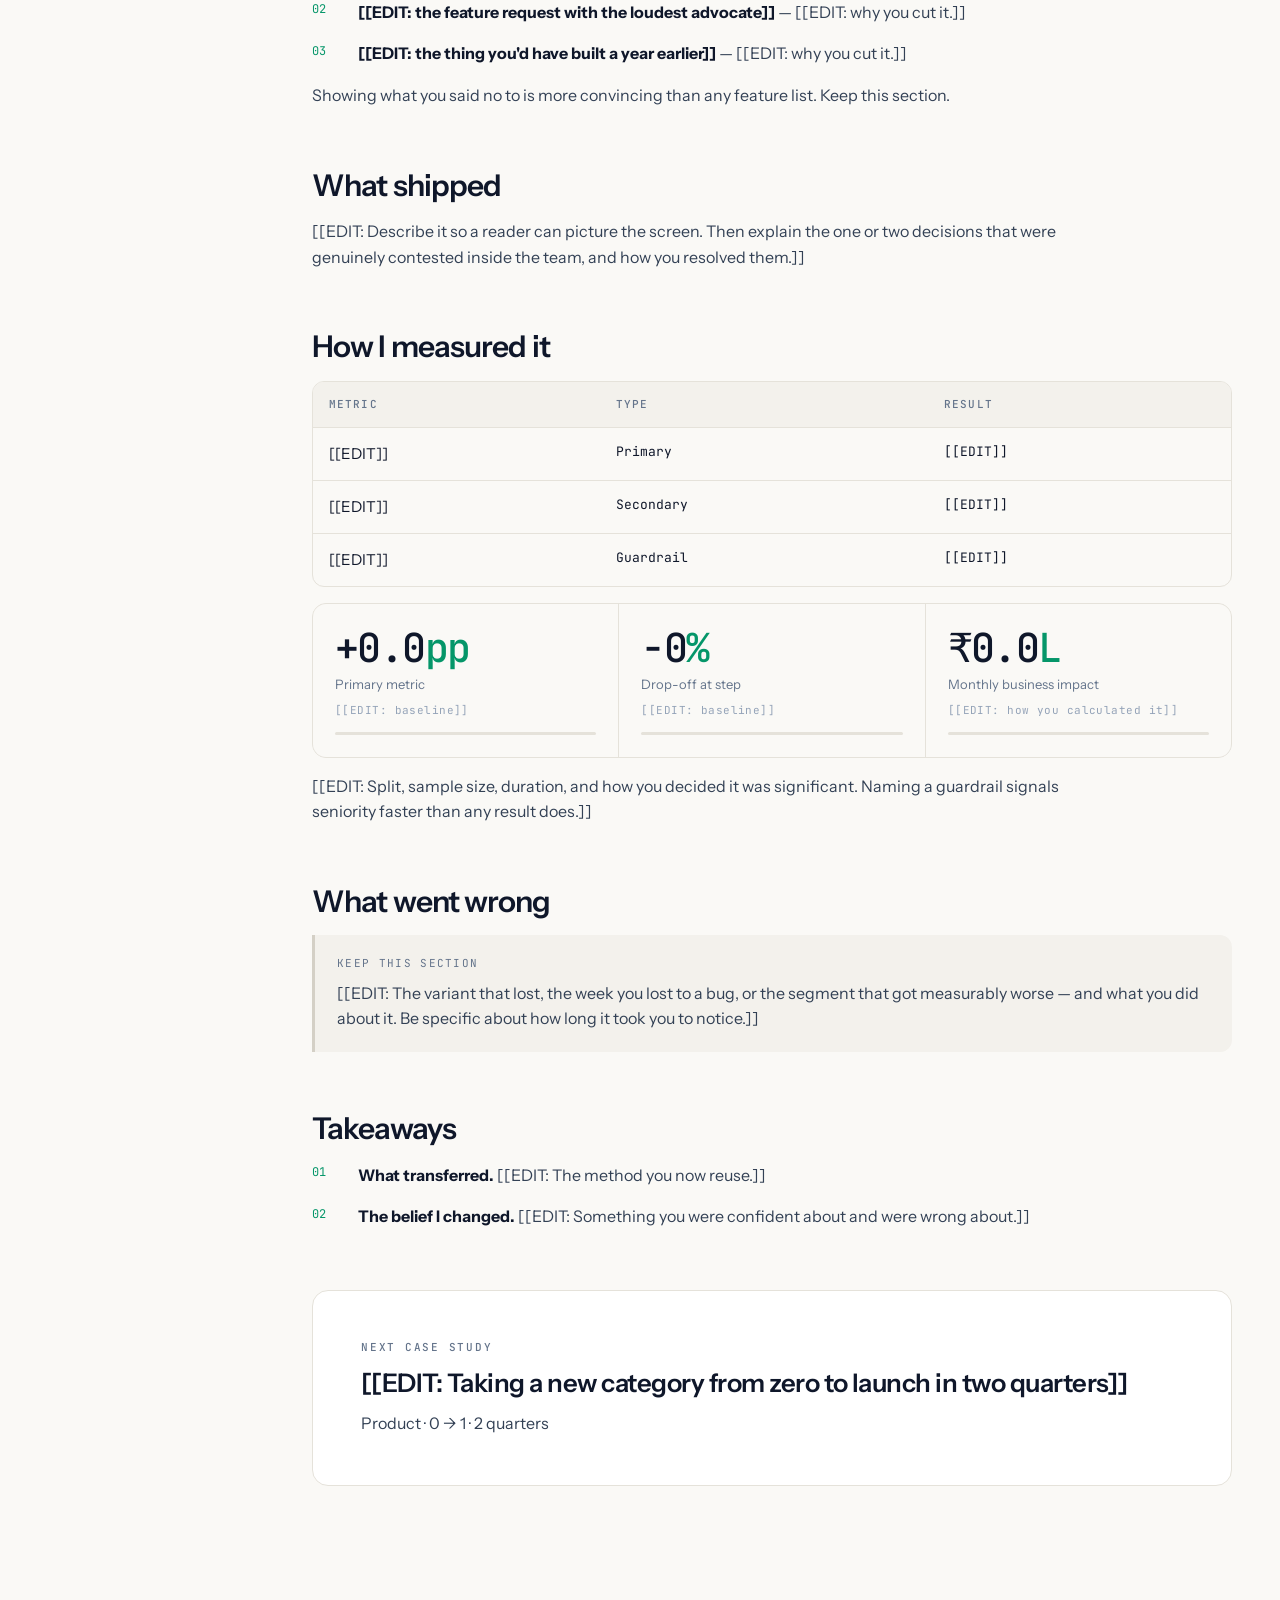
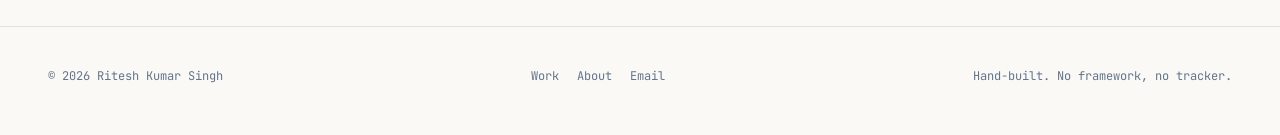
<file: case-studies/checkout-drop-off/index.html>
<!DOCTYPE html>
<html lang="en" data-theme="light">
<head>
<meta charset="utf-8">
<meta name="viewport" content="width=device-width, initial-scale=1">

<title>[[EDIT: The drop-off everyone blamed on pricing]] — Ritesh Kumar Singh</title>
<meta name="description" content="[[EDIT: 150–160 chars. The user problem, the business cost, what shipped.]]">
<link rel="canonical" href="https://riteshk-singh.github.io/case-studies/checkout-drop-off/">

<meta name="robots" content="index, follow, max-image-preview:large, max-snippet:-1">
<meta name="theme-color" content="#FAF9F6" media="(prefers-color-scheme: light)">
<meta name="theme-color" content="#0B1220" media="(prefers-color-scheme: dark)">

<meta property="og:type" content="article">
<meta property="og:url" content="https://riteshk-singh.github.io/case-studies/checkout-drop-off/">
<meta property="og:title" content="[[EDIT: case study title]]">
<meta property="og:description" content="[[EDIT: same as meta description]]">
<meta property="og:image" content="https://riteshk-singh.github.io/assets/og-checkout.png">
<meta name="twitter:card" content="summary_large_image">

<link rel="preconnect" href="https://fonts.googleapis.com">
<link rel="preconnect" href="https://fonts.gstatic.com" crossorigin>
<link href="https://fonts.googleapis.com/css2?family=Instrument+Sans:ital,wght@0,400..700;1,400..700&family=JetBrains+Mono:wght@400;500&display=swap" rel="stylesheet">
<link rel="stylesheet" href="/assets/css/site.css">

<script>
(function(){try{var s=localStorage.getItem('theme');var d=window.matchMedia('(prefers-color-scheme: dark)').matches;document.documentElement.setAttribute('data-theme',s||(d?'dark':'light'));}catch(e){}document.documentElement.className+=' js';})();
</script>

<script type="application/ld+json">
{
  "@context": "https://schema.org",
  "@graph": [
    {
      "@type": "Article",
      "headline": "[[EDIT: case study title]]",
      "description": "[[EDIT: meta description]]",
      "url": "https://riteshk-singh.github.io/case-studies/checkout-drop-off/",
      "datePublished": "[[EDIT: YYYY-MM-DD]]",
      "dateModified": "[[EDIT: YYYY-MM-DD]]",
      "author": { "@type": "Person", "name": "Ritesh Kumar Singh", "url": "https://riteshk-singh.github.io/" },
      "publisher": { "@type": "Person", "name": "Ritesh Kumar Singh" },
      "mainEntityOfPage": "https://riteshk-singh.github.io/case-studies/checkout-drop-off/",
      "about": ["Product management", "User research", "Experimentation"],
      "inLanguage": "en"
    },
    {
      "@type": "BreadcrumbList",
      "itemListElement": [
        { "@type": "ListItem", "position": 1, "name": "Home", "item": "https://riteshk-singh.github.io/" },
        { "@type": "ListItem", "position": 2, "name": "Case studies", "item": "https://riteshk-singh.github.io/#work" },
        { "@type": "ListItem", "position": 3, "name": "[[EDIT: case study title]]" }
      ]
    }
  ]
}
</script>
</head>

<body>
<a class="skip" href="#main">Skip to content</a>

<div class="progress" aria-hidden="true"><div class="progress__bar"></div></div>
<div class="cursor" aria-hidden="true"></div>
<div class="cursor-ring" aria-hidden="true"></div>

<header class="topbar">
  <div class="shell topbar__inner">
    <a href="/" class="wordmark">Ritesh<span>.</span></a>
    <nav class="topnav" aria-label="Primary">
      <a href="/#work">Work</a>
      <a href="/#path">Path</a>
      <a href="/#about">About</a>
      <a href="/#contact" class="topnav__cta">Contact</a>
      <button class="theme-toggle" data-theme-toggle aria-label="Switch theme">
        <svg class="i-moon" viewBox="0 0 24 24" fill="none" stroke="currentColor" stroke-width="1.8" stroke-linecap="round" stroke-linejoin="round" aria-hidden="true"><path d="M21 12.8A9 9 0 1 1 11.2 3a7 7 0 0 0 9.8 9.8z"/></svg>
        <svg class="i-sun" viewBox="0 0 24 24" fill="none" stroke="currentColor" stroke-width="1.8" stroke-linecap="round" stroke-linejoin="round" aria-hidden="true"><circle cx="12" cy="12" r="4"/><path d="M12 2v2M12 20v2M4.9 4.9l1.4 1.4M17.7 17.7l1.4 1.4M2 12h2M20 12h2M4.9 19.1l1.4-1.4M17.7 6.3l1.4-1.4"/></svg>
      </button>
    </nav>
  </div>
</header>

<main id="main">

<section class="cs-hero">
  <div class="shell">
    <nav class="crumbs mono" aria-label="Breadcrumb">
      <a href="/">Home</a> <span aria-hidden="true">›</span>
      <a href="/#work">Case studies</a> <span aria-hidden="true">›</span>
      <span>Checkout drop-off</span>
    </nav>

    <p class="eyebrow" style="margin-bottom:1.25rem;">Product · 10 weeks</p>

    <h1 class="display" style="max-width:18ch; font-size:clamp(2.25rem,5.5vw,4rem);">
      [[EDIT: The drop-off everyone blamed on pricing]]
    </h1>

    <p class="lede" style="margin-top:1.5rem;">
      [[EDIT: The user problem in one sentence, the outcome in the next.]]
    </p>

    <dl class="cs-facts">
      <div class="fact"><dt>Role</dt><dd>[[EDIT: Product manager]]</dd></div>
      <div class="fact"><dt>Timeline</dt><dd>[[EDIT: 10 weeks]]</dd></div>
      <div class="fact"><dt>Team</dt><dd>[[EDIT: 3 eng, 1 design]]</dd></div>
      <div class="fact"><dt>Primary metric</dt><dd>[[EDIT: the one number]]</dd></div>
      <div class="fact"><dt>Guardrail</dt><dd>[[EDIT: what you refused to break]]</dd></div>
    </dl>
  </div>
</section>

<section class="section" style="padding-top:clamp(2.5rem,5vw,4rem);">
  <div class="shell cs-layout">

    <aside class="toc" aria-label="On this page">
      <div class="toc__inner">
        <p class="skillset__title" style="margin-bottom:.5rem;">On this page</p>
        <a href="#context">Context</a>
        <a href="#problem">The problem</a>
        <a href="#discovery">Discovery</a>
        <a href="#insight">The insight</a>
        <a href="#notbuilt">What I didn't build</a>
        <a href="#shipped">What shipped</a>
        <a href="#measure">How I measured it</a>
        <a href="#wrong">What went wrong</a>
        <a href="#takeaways">Takeaways</a>
      </div>
    </aside>

    <div class="cs-body">

      <section class="cs-block" id="context" data-section>
        <h2>Context</h2>
        <div class="prose">
          <p>[[EDIT: The product, who uses it, and where this work sat in the strategy. Two or three sentences.]]</p>
        </div>
      </section>

      <section class="cs-block" id="problem" data-section>
        <h2>The problem</h2>
        <div class="prose">
          <p>[[EDIT: A user problem with a business cost attached — "X% dropped at this step, worth roughly ₹Y a month in abandoned intent". A product problem without a number attached is an opinion.]]</p>
        </div>
      </section>

      <section class="cs-block" id="discovery" data-section>
        <h2>Discovery</h2>
        <ol class="steps">
          <li><strong>Quant.</strong> [[EDIT: What the funnel said, broken down by segment. Say which segment surprised you.]]</li>
          <li><strong>Qual.</strong> [[EDIT: How many interviews or session recordings, and what you actually heard — in their words, not yours.]]</li>
          <li><strong>Support.</strong> [[EDIT: The ticket themes, and how often they showed up.]]</li>
        </ol>
      </section>

      <section class="cs-block" id="insight" data-section>
        <h2>The insight</h2>
        <div class="callout">
          <p class="callout__label">The thing that changed the plan</p>
          <p>[[EDIT: The non-obvious finding. If it reads as "users want it simpler", dig further — that's an assumption wearing a finding's clothes. Name the specific mechanism.]]</p>
        </div>
      </section>

      <section class="cs-block" id="notbuilt" data-section>
        <h2>What I decided <em>not</em> to build</h2>
        <ol class="steps">
          <li><strong>[[EDIT: the obvious fix everyone wanted]]</strong> — [[EDIT: why you cut it.]]</li>
          <li><strong>[[EDIT: the feature request with the loudest advocate]]</strong> — [[EDIT: why you cut it.]]</li>
          <li><strong>[[EDIT: the thing you'd have built a year earlier]]</strong> — [[EDIT: why you cut it.]]</li>
        </ol>
        <p class="prose">Showing what you said no to is more convincing than any feature list. Keep this section.</p>
      </section>

      <section class="cs-block" id="shipped" data-section>
        <h2>What shipped</h2>
        <div class="prose">
          <p>[[EDIT: Describe it so a reader can picture the screen. Then explain the one or two decisions that were genuinely contested inside the team, and how you resolved them.]]</p>
        </div>
      </section>

      <section class="cs-block" id="measure" data-section>
        <h2>How I measured it</h2>
        <div class="table-wrap">
          <table class="data-table">
            <thead>
              <tr><th scope="col">Metric</th><th scope="col">Type</th><th scope="col">Result</th></tr>
            </thead>
            <tbody>
              <tr><td>[[EDIT]]</td><td class="mono">Primary</td><td class="mono">[[EDIT]]</td></tr>
              <tr><td>[[EDIT]]</td><td class="mono">Secondary</td><td class="mono">[[EDIT]]</td></tr>
              <tr><td>[[EDIT]]</td><td class="mono">Guardrail</td><td class="mono">[[EDIT]]</td></tr>
            </tbody>
          </table>
        </div>

        <div class="metrics">
          <div class="metric">
            <span class="metric__value">+<span data-count="0.0" data-decimals="1">0.0</span><span class="unit">pp</span></span>
            <span class="metric__label">Primary metric</span>
            <span class="metric__base mono">[[EDIT: baseline]]</span>
            <span class="delta"><span class="delta__fill" style="--to:82%"></span></span>
          </div>
          <div class="metric">
            <span class="metric__value">−<span data-count="00">00</span><span class="unit">%</span></span>
            <span class="metric__label">Drop-off at step</span>
            <span class="metric__base mono">[[EDIT: baseline]]</span>
            <span class="delta"><span class="delta__fill" style="--to:68%"></span></span>
          </div>
          <div class="metric">
            <span class="metric__value">₹<span data-count="0.0" data-decimals="1">0.0</span><span class="unit">L</span></span>
            <span class="metric__label">Monthly business impact</span>
            <span class="metric__base mono">[[EDIT: how you calculated it]]</span>
            <span class="delta"><span class="delta__fill" style="--to:55%"></span></span>
          </div>
        </div>

        <p class="prose">[[EDIT: Split, sample size, duration, and how you decided it was significant. Naming a guardrail signals seniority faster than any result does.]]</p>
      </section>

      <section class="cs-block" id="wrong" data-section>
        <h2>What went wrong</h2>
        <div class="callout callout--warn">
          <p class="callout__label">Keep this section</p>
          <p>[[EDIT: The variant that lost, the week you lost to a bug, or the segment that got measurably worse — and what you did about it. Be specific about how long it took you to notice.]]</p>
        </div>
      </section>

      <section class="cs-block" id="takeaways" data-section>
        <h2>Takeaways</h2>
        <ol class="steps">
          <li><strong>What transferred.</strong> [[EDIT: The method you now reuse.]]</li>
          <li><strong>The belief I changed.</strong> [[EDIT: Something you were confident about and were wrong about.]]</li>
        </ol>
      </section>

      <a class="next-case" href="/case-studies/new-category-launch/" data-reveal>
        <p class="eyebrow eyebrow--plain mono">Next case study</p>
        <h2 class="h3">[[EDIT: Taking a new category from zero to launch in two quarters]]</h2>
        <p class="prose">Product · 0 → 1 · 2 quarters</p>
      </a>

    </div>
  </div>
</section>

</main>

<footer class="footer">
  <div class="shell footer__inner">
    <p>© <span data-year>2026</span> Ritesh Kumar Singh</p>
    <nav aria-label="Footer">
      <a href="/#work">Work</a>
      <a href="/#about">About</a>
      <a href="mailto:[[EDIT: email]]">Email</a>
    </nav>
    <p>Hand-built. No framework, no tracker.</p>
  </div>
</footer>

<script src="/assets/js/site.js" defer></script>
</body>
</html>
</file>
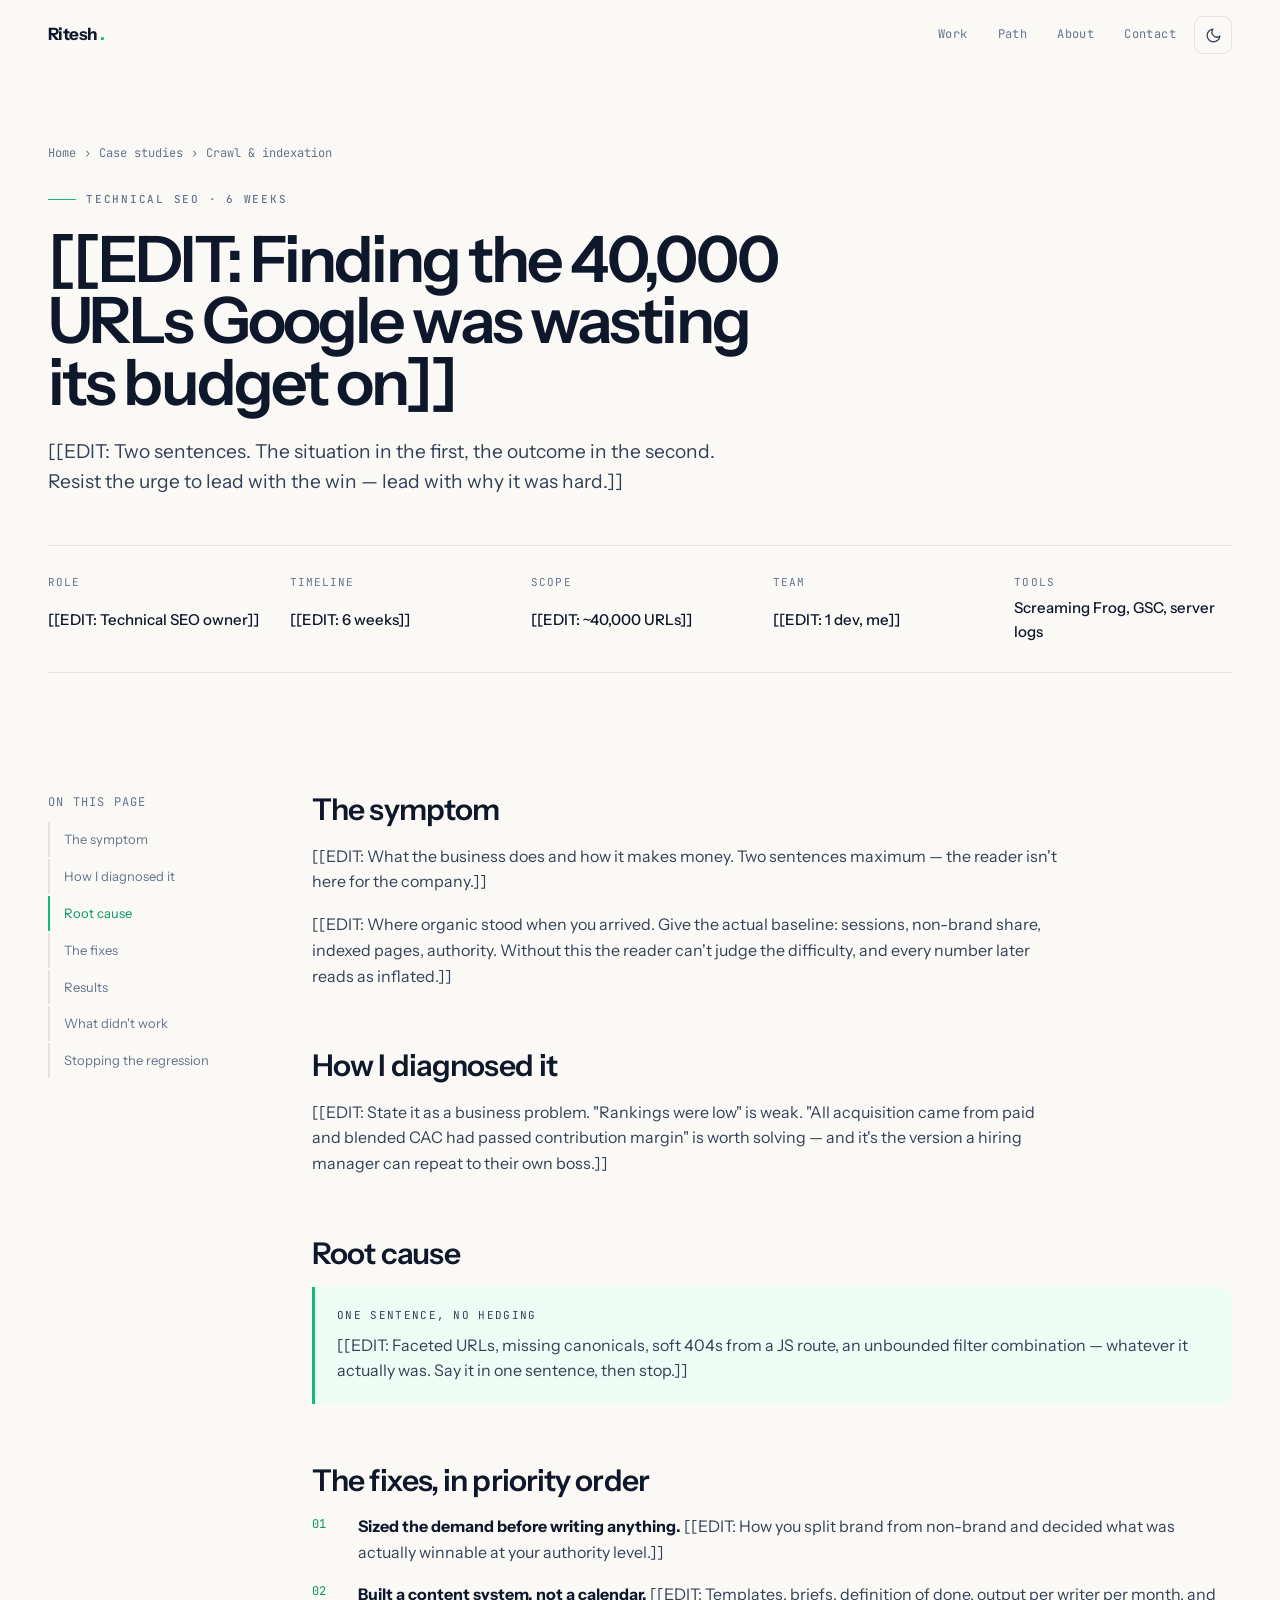
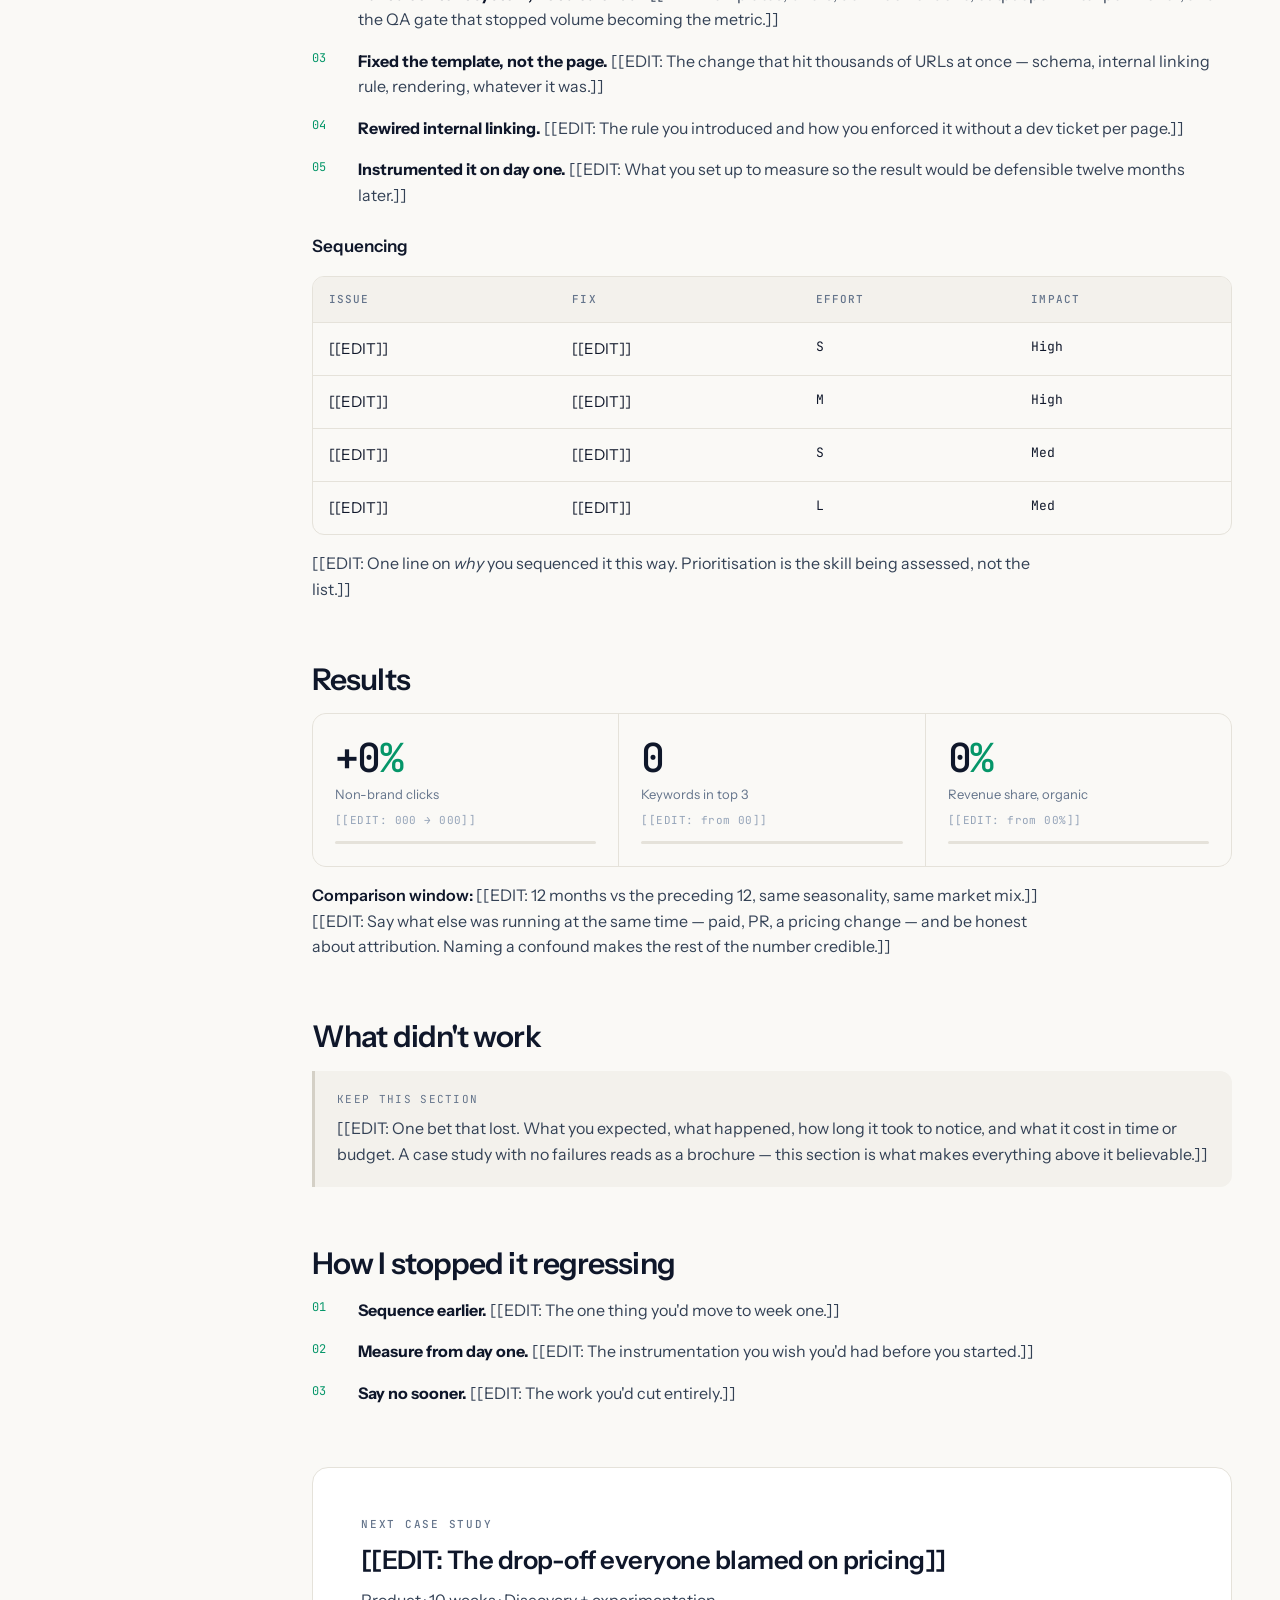
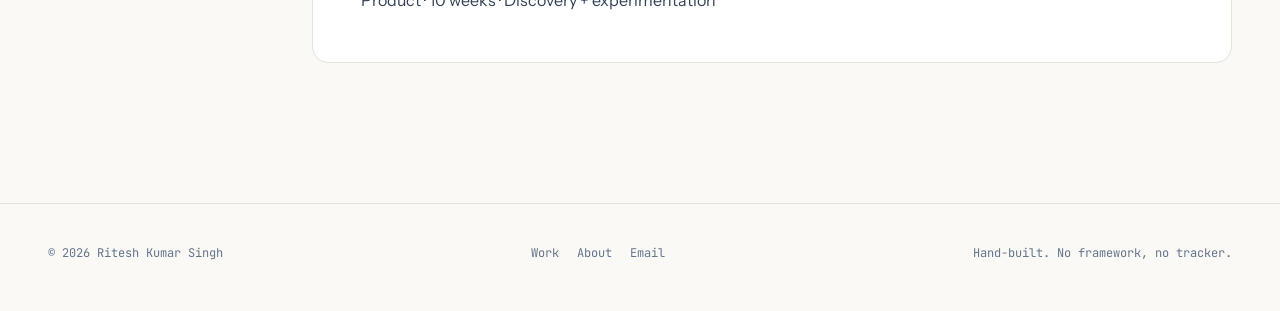
<file: case-studies/crawl-and-indexation/index.html>
<!DOCTYPE html>
<html lang="en" data-theme="light">
<head>
<meta charset="utf-8">
<meta name="viewport" content="width=device-width, initial-scale=1">

<title>[[EDIT: Finding the 40,000 URLs Google was wasting its budget on]] — Ritesh Kumar Singh</title>
<meta name="description" content="[[EDIT: 150–160 chars. The problem, the constraint, the outcome. Written to be clicked, not to be stuffed.]]">
<link rel="canonical" href="https://riteshk-singh.github.io/case-studies/crawl-and-indexation/">

<meta name="robots" content="index, follow, max-image-preview:large, max-snippet:-1">
<meta name="theme-color" content="#FAF9F6" media="(prefers-color-scheme: light)">
<meta name="theme-color" content="#0B1220" media="(prefers-color-scheme: dark)">

<meta property="og:type" content="article">
<meta property="og:url" content="https://riteshk-singh.github.io/case-studies/crawl-and-indexation/">
<meta property="og:title" content="[[EDIT: case study title]]">
<meta property="og:description" content="[[EDIT: same as meta description]]">
<meta property="og:image" content="https://riteshk-singh.github.io/assets/og-crawl-index.png">
<meta name="twitter:card" content="summary_large_image">

<link rel="preconnect" href="https://fonts.googleapis.com">
<link rel="preconnect" href="https://fonts.gstatic.com" crossorigin>
<link href="https://fonts.googleapis.com/css2?family=Instrument+Sans:ital,wght@0,400..700;1,400..700&family=JetBrains+Mono:wght@400;500&display=swap" rel="stylesheet">
<link rel="stylesheet" href="/assets/css/site.css">

<script>
(function(){try{var s=localStorage.getItem('theme');var d=window.matchMedia('(prefers-color-scheme: dark)').matches;document.documentElement.setAttribute('data-theme',s||(d?'dark':'light'));}catch(e){}document.documentElement.className+=' js';})();
</script>

<script type="application/ld+json">
{
  "@context": "https://schema.org",
  "@graph": [
    {
      "@type": "Article",
      "headline": "[[EDIT: case study title]]",
      "description": "[[EDIT: meta description]]",
      "url": "https://riteshk-singh.github.io/case-studies/crawl-and-indexation/",
      "datePublished": "[[EDIT: YYYY-MM-DD]]",
      "dateModified": "[[EDIT: YYYY-MM-DD]]",
      "author": { "@type": "Person", "name": "Ritesh Kumar Singh", "url": "https://riteshk-singh.github.io/" },
      "publisher": { "@type": "Person", "name": "Ritesh Kumar Singh" },
      "mainEntityOfPage": "https://riteshk-singh.github.io/case-studies/crawl-and-indexation/",
      "about": ["Technical SEO", "Crawl budget", "Indexation"],
      "inLanguage": "en"
    },
    {
      "@type": "BreadcrumbList",
      "itemListElement": [
        { "@type": "ListItem", "position": 1, "name": "Home", "item": "https://riteshk-singh.github.io/" },
        { "@type": "ListItem", "position": 2, "name": "Case studies", "item": "https://riteshk-singh.github.io/#work" },
        { "@type": "ListItem", "position": 3, "name": "[[EDIT: case study title]]" }
      ]
    }
  ]
}
</script>
</head>

<body>
<a class="skip" href="#main">Skip to content</a>

<div class="progress" aria-hidden="true"><div class="progress__bar"></div></div>
<div class="cursor" aria-hidden="true"></div>
<div class="cursor-ring" aria-hidden="true"></div>

<header class="topbar">
  <div class="shell topbar__inner">
    <a href="/" class="wordmark">Ritesh<span>.</span></a>
    <nav class="topnav" aria-label="Primary">
      <a href="/#work">Work</a>
      <a href="/#path">Path</a>
      <a href="/#about">About</a>
      <a href="/#contact" class="topnav__cta">Contact</a>
      <button class="theme-toggle" data-theme-toggle aria-label="Switch theme">
        <svg class="i-moon" viewBox="0 0 24 24" fill="none" stroke="currentColor" stroke-width="1.8" stroke-linecap="round" stroke-linejoin="round" aria-hidden="true"><path d="M21 12.8A9 9 0 1 1 11.2 3a7 7 0 0 0 9.8 9.8z"/></svg>
        <svg class="i-sun" viewBox="0 0 24 24" fill="none" stroke="currentColor" stroke-width="1.8" stroke-linecap="round" stroke-linejoin="round" aria-hidden="true"><circle cx="12" cy="12" r="4"/><path d="M12 2v2M12 20v2M4.9 4.9l1.4 1.4M17.7 17.7l1.4 1.4M2 12h2M20 12h2M4.9 19.1l1.4-1.4M17.7 6.3l1.4-1.4"/></svg>
      </button>
    </nav>
  </div>
</header>

<main id="main">

<!-- ===== Case study hero ============================================= -->
<section class="cs-hero">
  <div class="shell">
    <nav class="crumbs mono" aria-label="Breadcrumb">
      <a href="/">Home</a> <span aria-hidden="true">›</span>
      <a href="/#work">Case studies</a> <span aria-hidden="true">›</span>
      <span>Crawl &amp; indexation</span>
    </nav>

    <p class="eyebrow" style="margin-bottom:1.25rem;">Technical SEO · 6 weeks</p>

    <h1 class="display" style="max-width:18ch; font-size:clamp(2.25rem,5.5vw,4rem);">
      [[EDIT: Finding the 40,000 URLs Google was wasting its budget on]]
    </h1>

    <p class="lede" style="margin-top:1.5rem;">
      [[EDIT: Two sentences. The situation in the first, the outcome in the second.
      Resist the urge to lead with the win — lead with why it was hard.]]
    </p>

    <dl class="cs-facts">
      <div class="fact"><dt>Role</dt><dd>[[EDIT: Technical SEO owner]]</dd></div>
      <div class="fact"><dt>Timeline</dt><dd>[[EDIT: 6 weeks]]</dd></div>
      <div class="fact"><dt>Scope</dt><dd>[[EDIT: ~40,000 URLs]]</dd></div>
      <div class="fact"><dt>Team</dt><dd>[[EDIT: 1 dev, me]]</dd></div>
      <div class="fact"><dt>Tools</dt><dd>Screaming Frog, GSC, server logs</dd></div>
    </dl>
  </div>
</section>

<!-- ===== Body ======================================================== -->
<section class="section" style="padding-top:clamp(2.5rem,5vw,4rem);">
  <div class="shell cs-layout">

    <aside class="toc" aria-label="On this page">
      <div class="toc__inner">
        <p class="skillset__title" style="margin-bottom:.5rem;">On this page</p>
        <a href="#symptom">The symptom</a>
        <a href="#diagnosis">How I diagnosed it</a>
        <a href="#rootcause">Root cause</a>
        <a href="#fixes">The fixes</a>
        <a href="#results">Results</a>
        <a href="#failed">What didn't work</a>
        <a href="#prevention">Stopping the regression</a>
      </div>
    </aside>

    <div class="cs-body">

      <section class="cs-block" id="symptom" data-section>
        <h2>The symptom</h2>
        <div class="prose">
          <p>[[EDIT: What the business does and how it makes money. Two sentences maximum — the reader isn't here for the company.]]</p>
          <p>[[EDIT: Where organic stood when you arrived. Give the actual baseline: sessions, non-brand share, indexed pages, authority. Without this the reader can't judge the difficulty, and every number later reads as inflated.]]</p>
        </div>
      </section>

      <section class="cs-block" id="diagnosis" data-section>
        <h2>How I diagnosed it</h2>
        <div class="prose">
          <p>[[EDIT: State it as a business problem. "Rankings were low" is weak. "All acquisition came from paid and blended CAC had passed contribution margin" is worth solving — and it's the version a hiring manager can repeat to their own boss.]]</p>
        </div>
      </section>

      <section class="cs-block" id="rootcause" data-section>
        <h2>Root cause</h2>
        <div class="callout">
          <p class="callout__label">One sentence, no hedging</p>
          <p>[[EDIT: Faceted URLs, missing canonicals, soft 404s from a JS route, an unbounded filter combination — whatever it actually was. Say it in one sentence, then stop.]]</p>
        </div>
      </section>

      <section class="cs-block" id="fixes" data-section>
        <h2>The fixes, in priority order</h2>
        <ol class="steps">
          <li><strong>Sized the demand before writing anything.</strong> [[EDIT: How you split brand from non-brand and decided what was actually winnable at your authority level.]]</li>
          <li><strong>Built a content system, not a calendar.</strong> [[EDIT: Templates, briefs, definition of done, output per writer per month, and the QA gate that stopped volume becoming the metric.]]</li>
          <li><strong>Fixed the template, not the page.</strong> [[EDIT: The change that hit thousands of URLs at once — schema, internal linking rule, rendering, whatever it was.]]</li>
          <li><strong>Rewired internal linking.</strong> [[EDIT: The rule you introduced and how you enforced it without a dev ticket per page.]]</li>
          <li><strong>Instrumented it on day one.</strong> [[EDIT: What you set up to measure so the result would be defensible twelve months later.]]</li>
        </ol>

        <h3>Sequencing</h3>
        <div class="table-wrap">
          <table class="data-table">
            <thead>
              <tr><th scope="col">Issue</th><th scope="col">Fix</th><th scope="col">Effort</th><th scope="col">Impact</th></tr>
            </thead>
            <tbody>
              <tr><td>[[EDIT]]</td><td>[[EDIT]]</td><td class="mono">S</td><td class="mono">High</td></tr>
              <tr><td>[[EDIT]]</td><td>[[EDIT]]</td><td class="mono">M</td><td class="mono">High</td></tr>
              <tr><td>[[EDIT]]</td><td>[[EDIT]]</td><td class="mono">S</td><td class="mono">Med</td></tr>
              <tr><td>[[EDIT]]</td><td>[[EDIT]]</td><td class="mono">L</td><td class="mono">Med</td></tr>
            </tbody>
          </table>
        </div>
        <p class="prose">[[EDIT: One line on <em>why</em> you sequenced it this way. Prioritisation is the skill being assessed, not the list.]]</p>
      </section>

      <section class="cs-block" id="results" data-section>
        <h2>Results</h2>

        <div class="metrics">
          <div class="metric">
            <span class="metric__value">+<span data-count="000">000</span><span class="unit">%</span></span>
            <span class="metric__label">Non-brand clicks</span>
            <span class="metric__base mono">[[EDIT: 000 → 000]]</span>
            <span class="delta"><span class="delta__fill" style="--to:90%"></span></span>
          </div>
          <div class="metric">
            <span class="metric__value"><span data-count="000">000</span></span>
            <span class="metric__label">Keywords in top 3</span>
            <span class="metric__base mono">[[EDIT: from 00]]</span>
            <span class="delta"><span class="delta__fill" style="--to:74%"></span></span>
          </div>
          <div class="metric">
            <span class="metric__value"><span data-count="00">00</span><span class="unit">%</span></span>
            <span class="metric__label">Revenue share, organic</span>
            <span class="metric__base mono">[[EDIT: from 00%]]</span>
            <span class="delta"><span class="delta__fill" style="--to:60%"></span></span>
          </div>
        </div>

        <div class="prose">
          <p><strong>Comparison window:</strong> [[EDIT: 12 months vs the preceding 12, same seasonality, same market mix.]] [[EDIT: Say what else was running at the same time — paid, PR, a pricing change — and be honest about attribution. Naming a confound makes the rest of the number credible.]]</p>
        </div>
      </section>

      <section class="cs-block" id="failed" data-section>
        <h2>What didn't work</h2>
        <div class="callout callout--warn">
          <p class="callout__label">Keep this section</p>
          <p>[[EDIT: One bet that lost. What you expected, what happened, how long it took to notice, and what it cost in time or budget. A case study with no failures reads as a brochure — this section is what makes everything above it believable.]]</p>
        </div>
      </section>

      <section class="cs-block" id="prevention" data-section>
        <h2>How I stopped it regressing</h2>
        <ol class="steps">
          <li><strong>Sequence earlier.</strong> [[EDIT: The one thing you'd move to week one.]]</li>
          <li><strong>Measure from day one.</strong> [[EDIT: The instrumentation you wish you'd had before you started.]]</li>
          <li><strong>Say no sooner.</strong> [[EDIT: The work you'd cut entirely.]]</li>
        </ol>
      </section>

      <a class="next-case" href="/case-studies/checkout-drop-off/" data-reveal>
        <p class="eyebrow eyebrow--plain mono">Next case study</p>
        <h2 class="h3">[[EDIT: The drop-off everyone blamed on pricing]]</h2>
        <p class="prose">Product · 10 weeks · Discovery + experimentation</p>
      </a>

    </div>
  </div>
</section>

</main>

<footer class="footer">
  <div class="shell footer__inner">
    <p>© <span data-year>2026</span> Ritesh Kumar Singh</p>
    <nav aria-label="Footer">
      <a href="/#work">Work</a>
      <a href="/#about">About</a>
      <a href="mailto:[[EDIT: email]]">Email</a>
    </nav>
    <p>Hand-built. No framework, no tracker.</p>
  </div>
</footer>

<script src="/assets/js/site.js" defer></script>
</body>
</html>
</file>
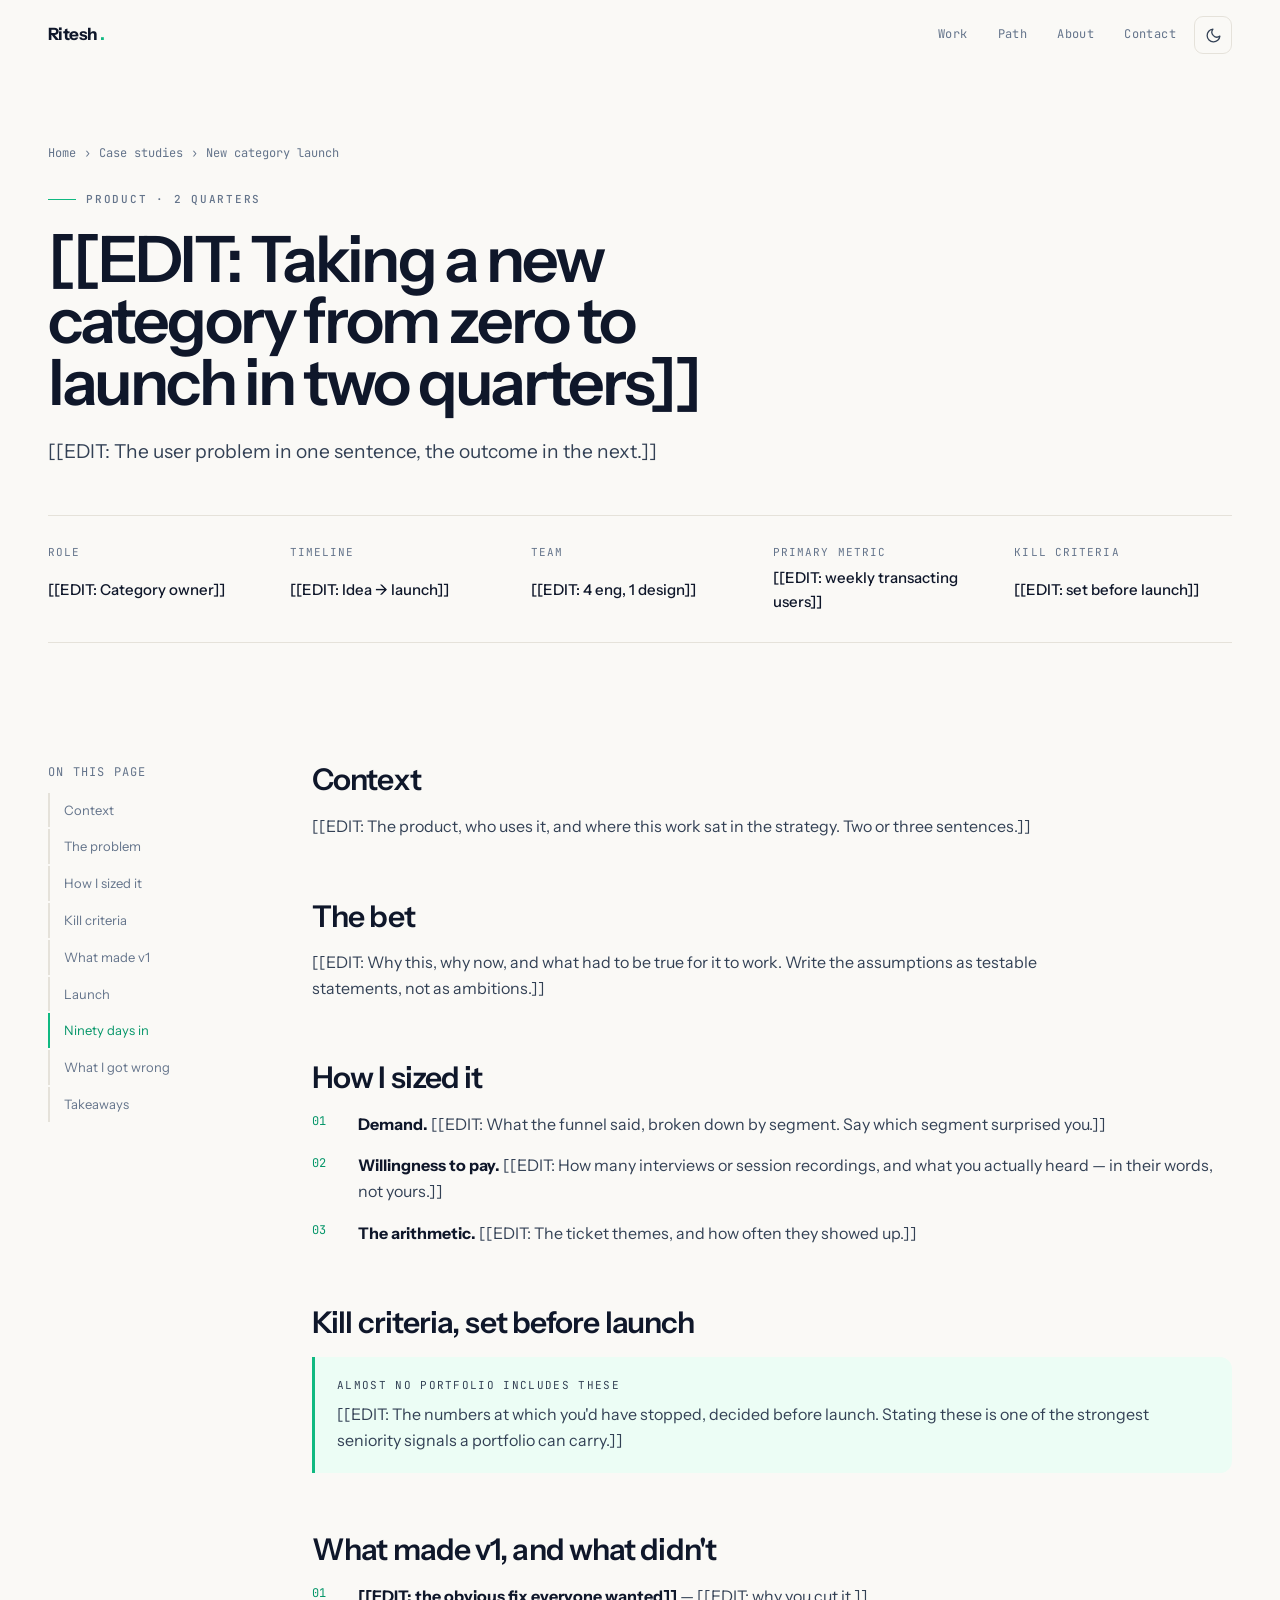
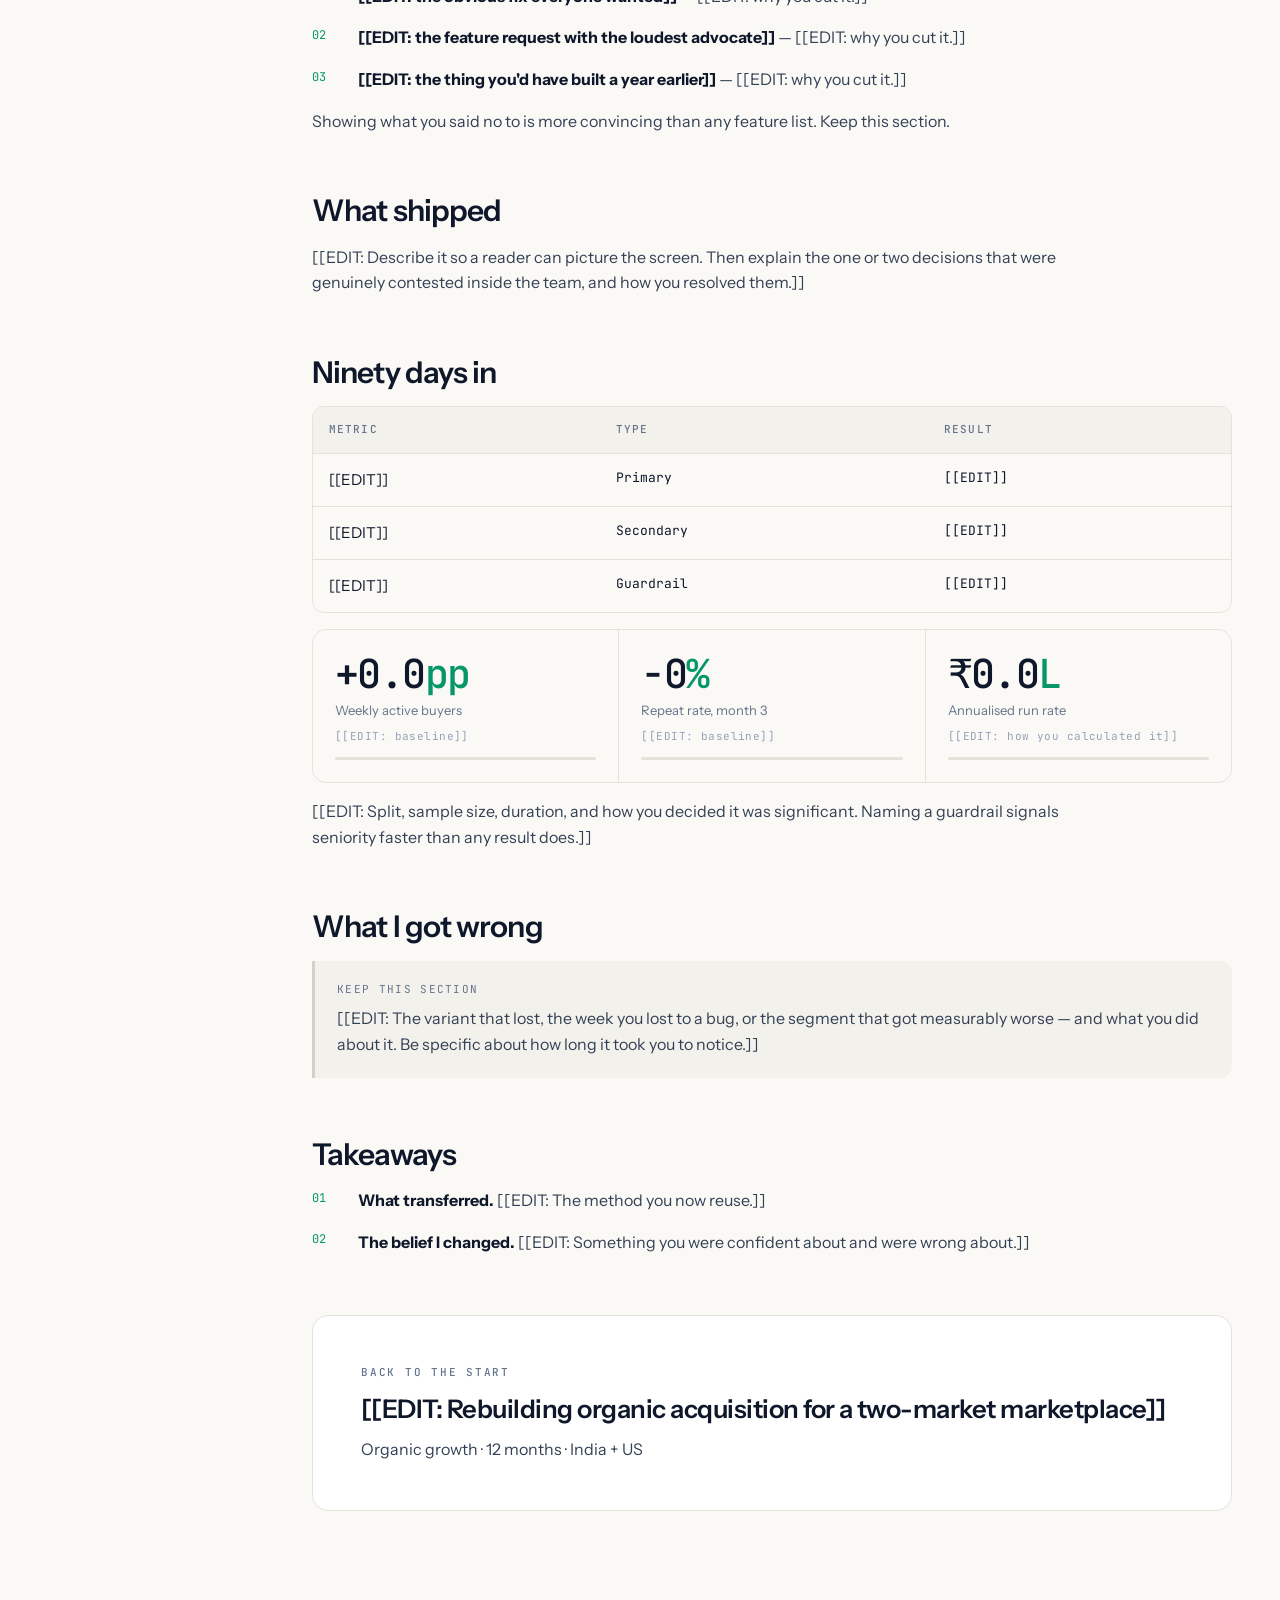
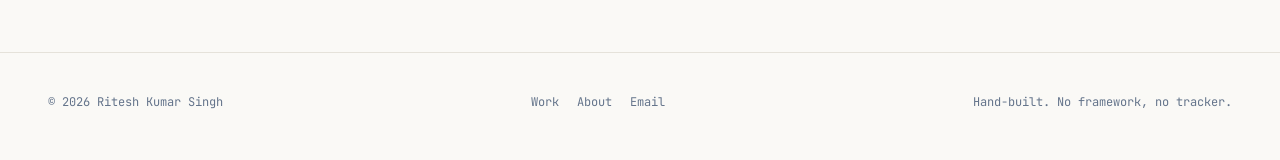
<file: case-studies/new-category-launch/index.html>
<!DOCTYPE html>
<html lang="en" data-theme="light">
<head>
<meta charset="utf-8">
<meta name="viewport" content="width=device-width, initial-scale=1">

<title>[[EDIT: Taking a new category from zero to launch in two quarters]] — Ritesh Kumar Singh</title>
<meta name="description" content="[[EDIT: 150–160 chars. The user problem, the business cost, what shipped.]]">
<link rel="canonical" href="https://riteshk-singh.github.io/case-studies/new-category-launch/">

<meta name="robots" content="index, follow, max-image-preview:large, max-snippet:-1">
<meta name="theme-color" content="#FAF9F6" media="(prefers-color-scheme: light)">
<meta name="theme-color" content="#0B1220" media="(prefers-color-scheme: dark)">

<meta property="og:type" content="article">
<meta property="og:url" content="https://riteshk-singh.github.io/case-studies/new-category-launch/">
<meta property="og:title" content="[[EDIT: case study title]]">
<meta property="og:description" content="[[EDIT: same as meta description]]">
<meta property="og:image" content="https://riteshk-singh.github.io/assets/og-category-launch.png">
<meta name="twitter:card" content="summary_large_image">

<link rel="preconnect" href="https://fonts.googleapis.com">
<link rel="preconnect" href="https://fonts.gstatic.com" crossorigin>
<link href="https://fonts.googleapis.com/css2?family=Instrument+Sans:ital,wght@0,400..700;1,400..700&family=JetBrains+Mono:wght@400;500&display=swap" rel="stylesheet">
<link rel="stylesheet" href="/assets/css/site.css">

<script>
(function(){try{var s=localStorage.getItem('theme');var d=window.matchMedia('(prefers-color-scheme: dark)').matches;document.documentElement.setAttribute('data-theme',s||(d?'dark':'light'));}catch(e){}document.documentElement.className+=' js';})();
</script>

<script type="application/ld+json">
{
  "@context": "https://schema.org",
  "@graph": [
    {
      "@type": "Article",
      "headline": "[[EDIT: case study title]]",
      "description": "[[EDIT: meta description]]",
      "url": "https://riteshk-singh.github.io/case-studies/new-category-launch/",
      "datePublished": "[[EDIT: YYYY-MM-DD]]",
      "dateModified": "[[EDIT: YYYY-MM-DD]]",
      "author": { "@type": "Person", "name": "Ritesh Kumar Singh", "url": "https://riteshk-singh.github.io/" },
      "publisher": { "@type": "Person", "name": "Ritesh Kumar Singh" },
      "mainEntityOfPage": "https://riteshk-singh.github.io/case-studies/new-category-launch/",
      "about": ["Product management", "User research", "Experimentation"],
      "inLanguage": "en"
    },
    {
      "@type": "BreadcrumbList",
      "itemListElement": [
        { "@type": "ListItem", "position": 1, "name": "Home", "item": "https://riteshk-singh.github.io/" },
        { "@type": "ListItem", "position": 2, "name": "Case studies", "item": "https://riteshk-singh.github.io/#work" },
        { "@type": "ListItem", "position": 3, "name": "[[EDIT: case study title]]" }
      ]
    }
  ]
}
</script>
</head>

<body>
<a class="skip" href="#main">Skip to content</a>

<div class="progress" aria-hidden="true"><div class="progress__bar"></div></div>
<div class="cursor" aria-hidden="true"></div>
<div class="cursor-ring" aria-hidden="true"></div>

<header class="topbar">
  <div class="shell topbar__inner">
    <a href="/" class="wordmark">Ritesh<span>.</span></a>
    <nav class="topnav" aria-label="Primary">
      <a href="/#work">Work</a>
      <a href="/#path">Path</a>
      <a href="/#about">About</a>
      <a href="/#contact" class="topnav__cta">Contact</a>
      <button class="theme-toggle" data-theme-toggle aria-label="Switch theme">
        <svg class="i-moon" viewBox="0 0 24 24" fill="none" stroke="currentColor" stroke-width="1.8" stroke-linecap="round" stroke-linejoin="round" aria-hidden="true"><path d="M21 12.8A9 9 0 1 1 11.2 3a7 7 0 0 0 9.8 9.8z"/></svg>
        <svg class="i-sun" viewBox="0 0 24 24" fill="none" stroke="currentColor" stroke-width="1.8" stroke-linecap="round" stroke-linejoin="round" aria-hidden="true"><circle cx="12" cy="12" r="4"/><path d="M12 2v2M12 20v2M4.9 4.9l1.4 1.4M17.7 17.7l1.4 1.4M2 12h2M20 12h2M4.9 19.1l1.4-1.4M17.7 6.3l1.4-1.4"/></svg>
      </button>
    </nav>
  </div>
</header>

<main id="main">

<section class="cs-hero">
  <div class="shell">
    <nav class="crumbs mono" aria-label="Breadcrumb">
      <a href="/">Home</a> <span aria-hidden="true">›</span>
      <a href="/#work">Case studies</a> <span aria-hidden="true">›</span>
      <span>New category launch</span>
    </nav>

    <p class="eyebrow" style="margin-bottom:1.25rem;">Product · 2 quarters</p>

    <h1 class="display" style="max-width:18ch; font-size:clamp(2.25rem,5.5vw,4rem);">
      [[EDIT: Taking a new category from zero to launch in two quarters]]
    </h1>

    <p class="lede" style="margin-top:1.5rem;">
      [[EDIT: The user problem in one sentence, the outcome in the next.]]
    </p>

    <dl class="cs-facts">
      <div class="fact"><dt>Role</dt><dd>[[EDIT: Category owner]]</dd></div>
      <div class="fact"><dt>Timeline</dt><dd>[[EDIT: Idea → launch]]</dd></div>
      <div class="fact"><dt>Team</dt><dd>[[EDIT: 4 eng, 1 design]]</dd></div>
      <div class="fact"><dt>Primary metric</dt><dd>[[EDIT: weekly transacting users]]</dd></div>
      <div class="fact"><dt>Kill criteria</dt><dd>[[EDIT: set before launch]]</dd></div>
    </dl>
  </div>
</section>

<section class="section" style="padding-top:clamp(2.5rem,5vw,4rem);">
  <div class="shell cs-layout">

    <aside class="toc" aria-label="On this page">
      <div class="toc__inner">
        <p class="skillset__title" style="margin-bottom:.5rem;">On this page</p>
        <a href="#context">Context</a>
        <a href="#problem">The problem</a>
        <a href="#sizing">How I sized it</a>
        <a href="#kill">Kill criteria</a>
        <a href="#scope">What made v1</a>
        <a href="#shipped">Launch</a>
        <a href="#ninety">Ninety days in</a>
        <a href="#wrong">What I got wrong</a>
        <a href="#takeaways">Takeaways</a>
      </div>
    </aside>

    <div class="cs-body">

      <section class="cs-block" id="context" data-section>
        <h2>Context</h2>
        <div class="prose">
          <p>[[EDIT: The product, who uses it, and where this work sat in the strategy. Two or three sentences.]]</p>
        </div>
      </section>

      <section class="cs-block" id="problem" data-section>
        <h2>The bet</h2>
        <div class="prose">
          <p>[[EDIT: Why this, why now, and what had to be true for it to work. Write the assumptions as testable statements, not as ambitions.]]</p>
        </div>
      </section>

      <section class="cs-block" id="sizing" data-section>
        <h2>How I sized it</h2>
        <ol class="steps">
          <li><strong>Demand.</strong> [[EDIT: What the funnel said, broken down by segment. Say which segment surprised you.]]</li>
          <li><strong>Willingness to pay.</strong> [[EDIT: How many interviews or session recordings, and what you actually heard — in their words, not yours.]]</li>
          <li><strong>The arithmetic.</strong> [[EDIT: The ticket themes, and how often they showed up.]]</li>
        </ol>
      </section>

      <section class="cs-block" id="kill" data-section>
        <h2>Kill criteria, set before launch</h2>
        <div class="callout">
          <p class="callout__label">Almost no portfolio includes these</p>
          <p>[[EDIT: The numbers at which you'd have stopped, decided before launch. Stating these is one of the strongest seniority signals a portfolio can carry.]]</p>
        </div>
      </section>

      <section class="cs-block" id="scope" data-section>
        <h2>What made v1, and what didn't</h2>
        <ol class="steps">
          <li><strong>[[EDIT: the obvious fix everyone wanted]]</strong> — [[EDIT: why you cut it.]]</li>
          <li><strong>[[EDIT: the feature request with the loudest advocate]]</strong> — [[EDIT: why you cut it.]]</li>
          <li><strong>[[EDIT: the thing you'd have built a year earlier]]</strong> — [[EDIT: why you cut it.]]</li>
        </ol>
        <p class="prose">Showing what you said no to is more convincing than any feature list. Keep this section.</p>
      </section>

      <section class="cs-block" id="shipped" data-section>
        <h2>What shipped</h2>
        <div class="prose">
          <p>[[EDIT: Describe it so a reader can picture the screen. Then explain the one or two decisions that were genuinely contested inside the team, and how you resolved them.]]</p>
        </div>
      </section>

      <section class="cs-block" id="ninety" data-section>
        <h2>Ninety days in</h2>
        <div class="table-wrap">
          <table class="data-table">
            <thead>
              <tr><th scope="col">Metric</th><th scope="col">Type</th><th scope="col">Result</th></tr>
            </thead>
            <tbody>
              <tr><td>[[EDIT]]</td><td class="mono">Primary</td><td class="mono">[[EDIT]]</td></tr>
              <tr><td>[[EDIT]]</td><td class="mono">Secondary</td><td class="mono">[[EDIT]]</td></tr>
              <tr><td>[[EDIT]]</td><td class="mono">Guardrail</td><td class="mono">[[EDIT]]</td></tr>
            </tbody>
          </table>
        </div>

        <div class="metrics">
          <div class="metric">
            <span class="metric__value">+<span data-count="0.0" data-decimals="1">0.0</span><span class="unit">pp</span></span>
            <span class="metric__label">Weekly active buyers</span>
            <span class="metric__base mono">[[EDIT: baseline]]</span>
            <span class="delta"><span class="delta__fill" style="--to:82%"></span></span>
          </div>
          <div class="metric">
            <span class="metric__value">−<span data-count="00">00</span><span class="unit">%</span></span>
            <span class="metric__label">Repeat rate, month 3</span>
            <span class="metric__base mono">[[EDIT: baseline]]</span>
            <span class="delta"><span class="delta__fill" style="--to:68%"></span></span>
          </div>
          <div class="metric">
            <span class="metric__value">₹<span data-count="0.0" data-decimals="1">0.0</span><span class="unit">L</span></span>
            <span class="metric__label">Annualised run rate</span>
            <span class="metric__base mono">[[EDIT: how you calculated it]]</span>
            <span class="delta"><span class="delta__fill" style="--to:55%"></span></span>
          </div>
        </div>

        <p class="prose">[[EDIT: Split, sample size, duration, and how you decided it was significant. Naming a guardrail signals seniority faster than any result does.]]</p>
      </section>

      <section class="cs-block" id="wrong" data-section>
        <h2>What I got wrong</h2>
        <div class="callout callout--warn">
          <p class="callout__label">Keep this section</p>
          <p>[[EDIT: The variant that lost, the week you lost to a bug, or the segment that got measurably worse — and what you did about it. Be specific about how long it took you to notice.]]</p>
        </div>
      </section>

      <section class="cs-block" id="takeaways" data-section>
        <h2>Takeaways</h2>
        <ol class="steps">
          <li><strong>What transferred.</strong> [[EDIT: The method you now reuse.]]</li>
          <li><strong>The belief I changed.</strong> [[EDIT: Something you were confident about and were wrong about.]]</li>
        </ol>
      </section>

      <a class="next-case" href="/case-studies/organic-growth-rebuild/" data-reveal>
        <p class="eyebrow eyebrow--plain mono">Back to the start</p>
        <h2 class="h3">[[EDIT: Rebuilding organic acquisition for a two-market marketplace]]</h2>
        <p class="prose">Organic growth · 12 months · India + US</p>
      </a>

    </div>
  </div>
</section>

</main>

<footer class="footer">
  <div class="shell footer__inner">
    <p>© <span data-year>2026</span> Ritesh Kumar Singh</p>
    <nav aria-label="Footer">
      <a href="/#work">Work</a>
      <a href="/#about">About</a>
      <a href="mailto:[[EDIT: email]]">Email</a>
    </nav>
    <p>Hand-built. No framework, no tracker.</p>
  </div>
</footer>

<script src="/assets/js/site.js" defer></script>
</body>
</html>
</file>
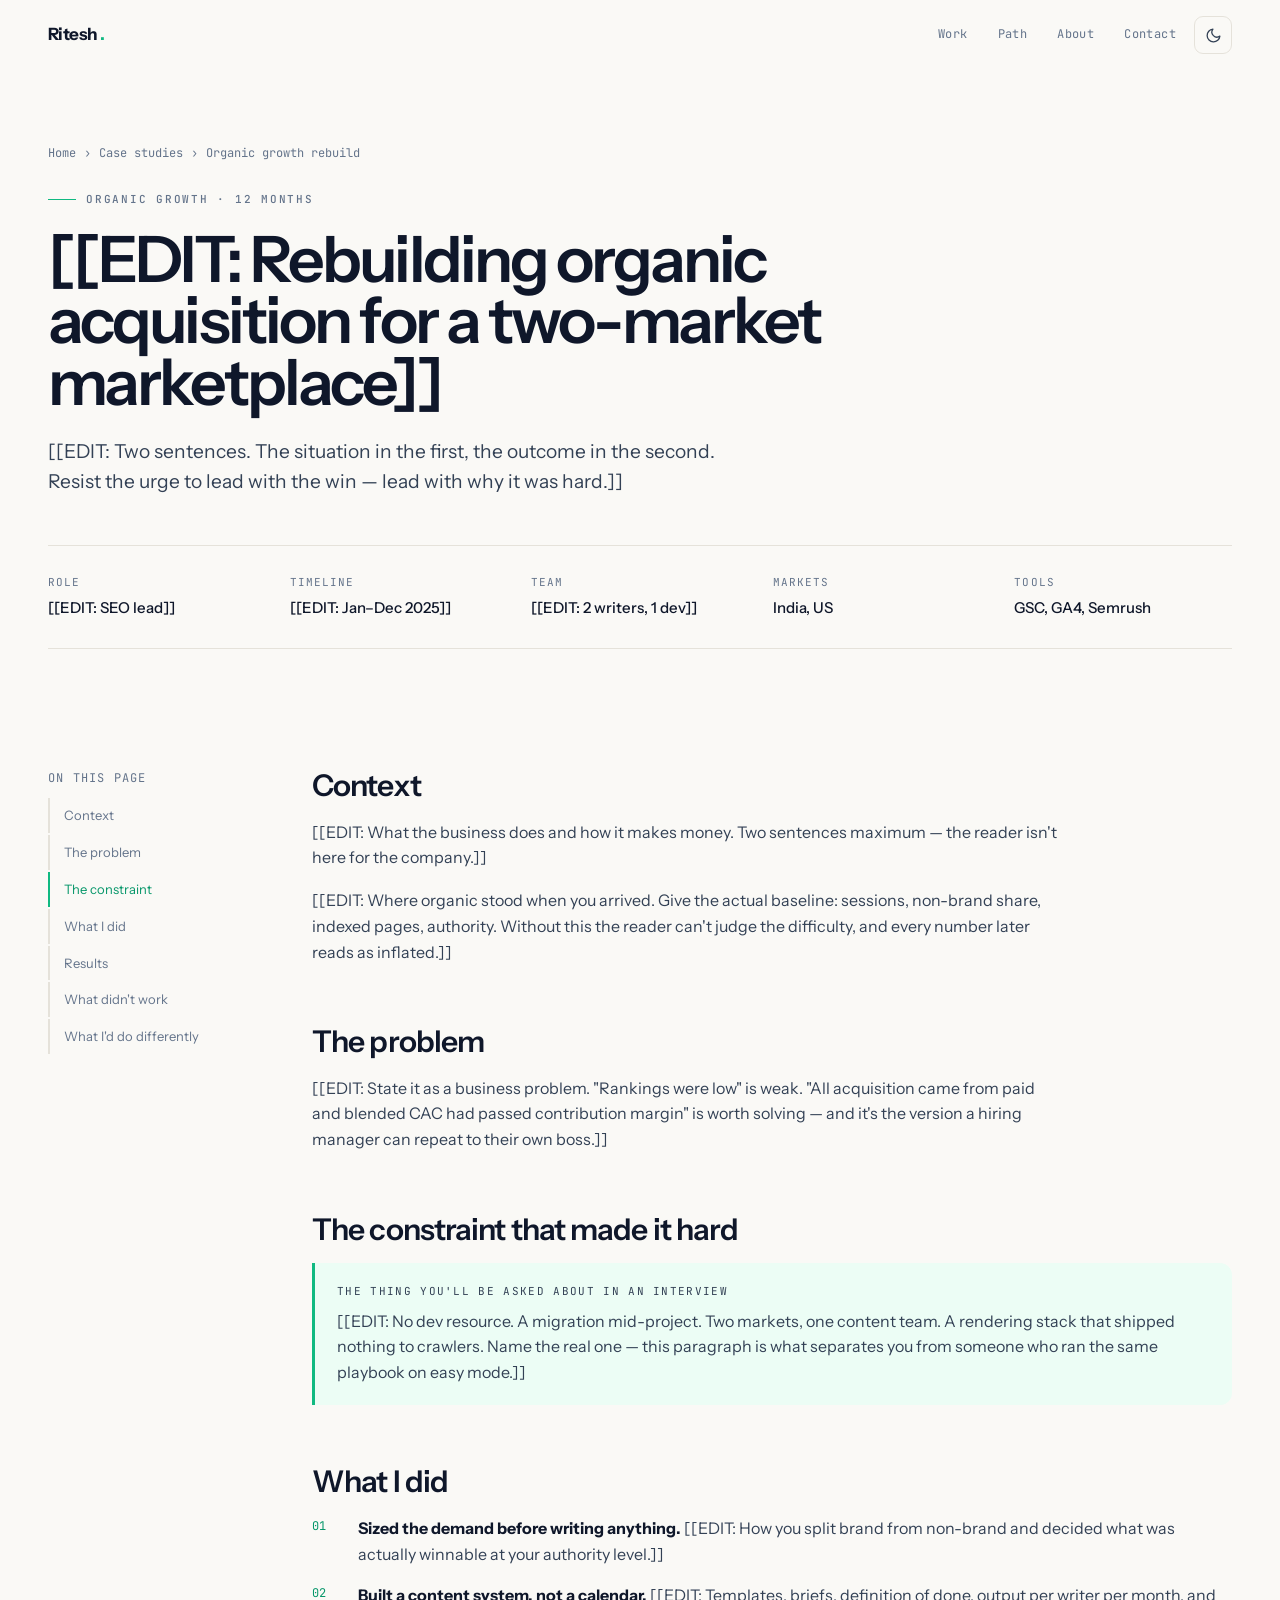
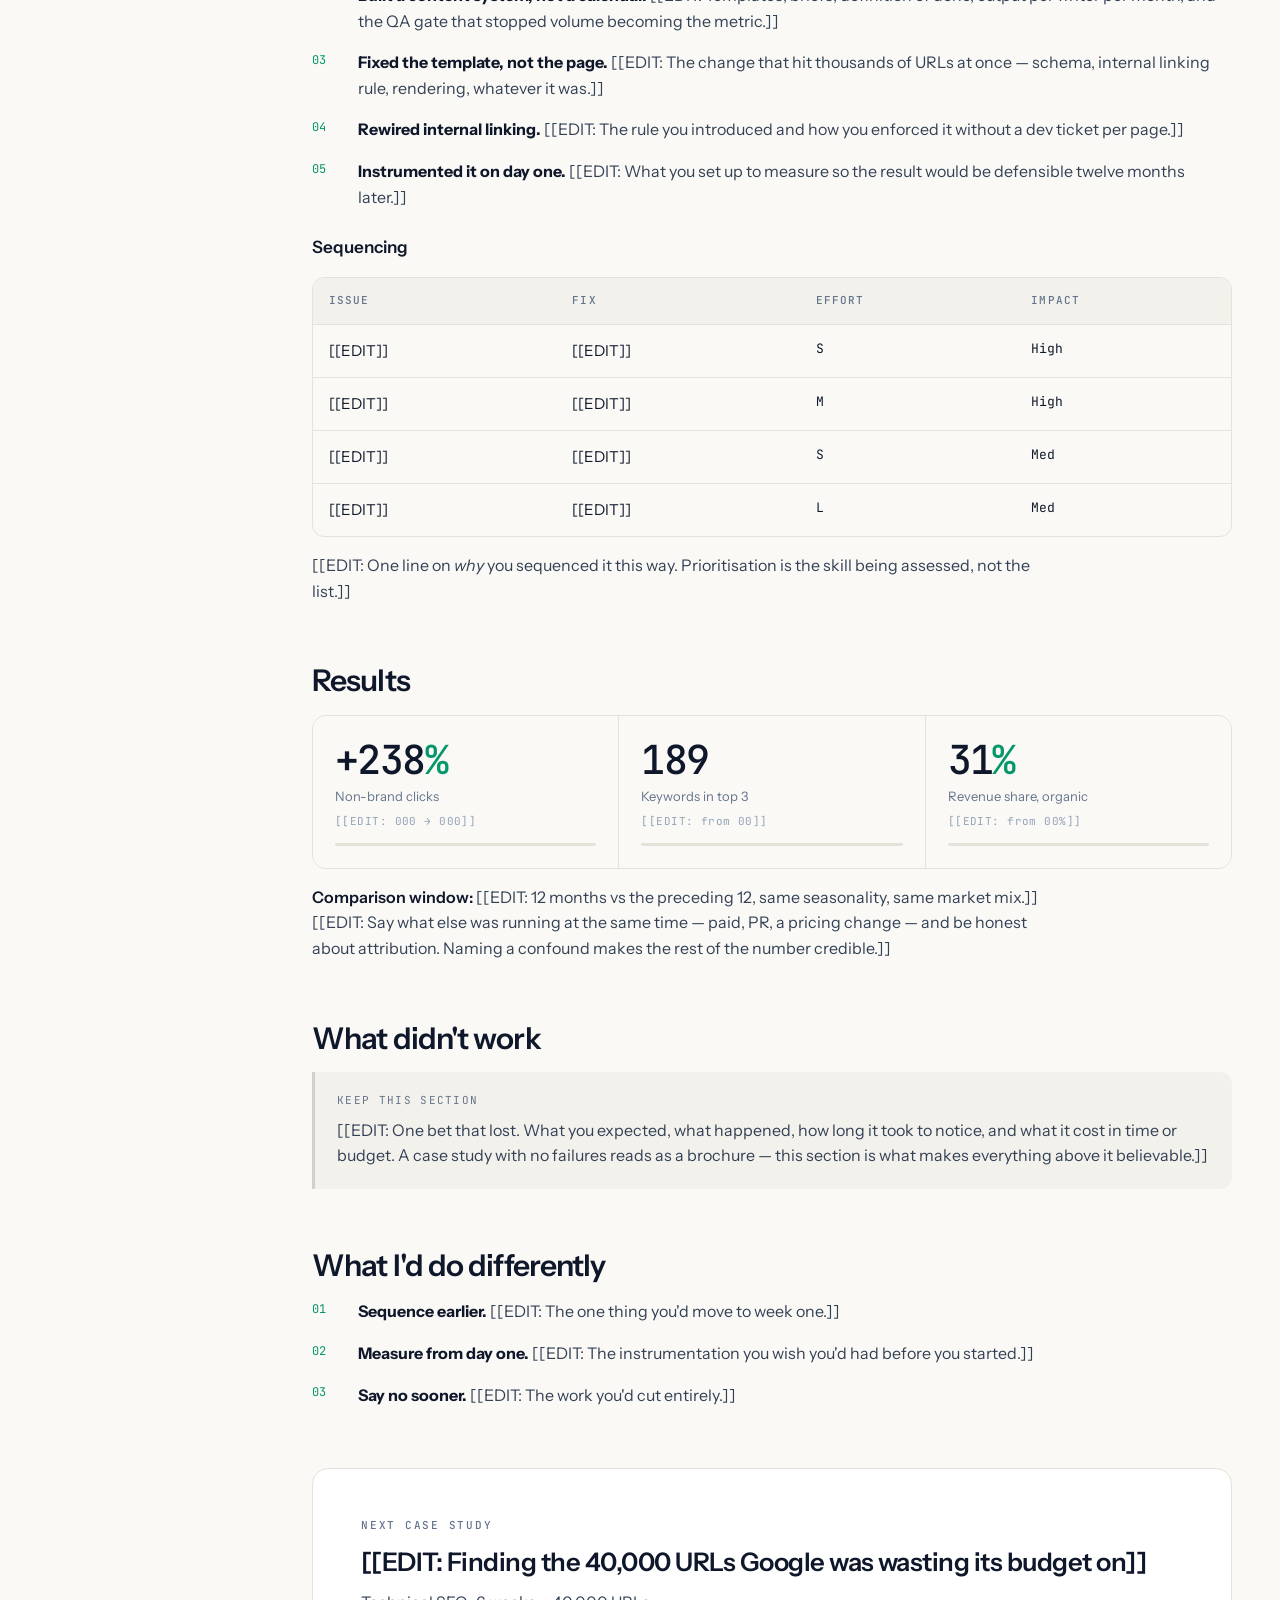
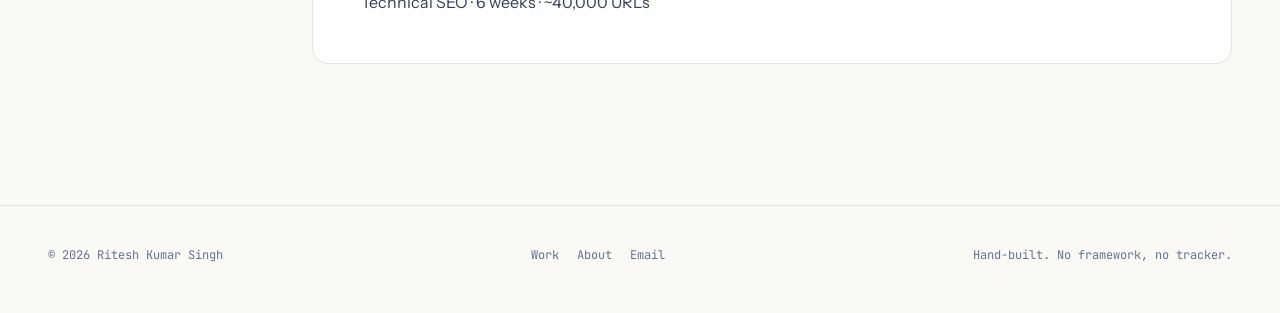
<file: case-studies/organic-growth-rebuild/index.html>
<!DOCTYPE html>
<html lang="en" data-theme="light">
<head>
<meta charset="utf-8">
<meta name="viewport" content="width=device-width, initial-scale=1">

<title>[[EDIT: Rebuilding organic acquisition for a two-market marketplace]] — Ritesh Kumar Singh</title>
<meta name="description" content="[[EDIT: 150–160 chars. The problem, the constraint, the outcome. Written to be clicked, not to be stuffed.]]">
<link rel="canonical" href="https://riteshk-singh.github.io/case-studies/organic-growth-rebuild/">

<meta name="robots" content="index, follow, max-image-preview:large, max-snippet:-1">
<meta name="theme-color" content="#FAF9F6" media="(prefers-color-scheme: light)">
<meta name="theme-color" content="#0B1220" media="(prefers-color-scheme: dark)">

<meta property="og:type" content="article">
<meta property="og:url" content="https://riteshk-singh.github.io/case-studies/organic-growth-rebuild/">
<meta property="og:title" content="[[EDIT: case study title]]">
<meta property="og:description" content="[[EDIT: same as meta description]]">
<meta property="og:image" content="https://riteshk-singh.github.io/assets/og-organic-growth.png">
<meta name="twitter:card" content="summary_large_image">

<link rel="preconnect" href="https://fonts.googleapis.com">
<link rel="preconnect" href="https://fonts.gstatic.com" crossorigin>
<link href="https://fonts.googleapis.com/css2?family=Instrument+Sans:ital,wght@0,400..700;1,400..700&family=JetBrains+Mono:wght@400;500&display=swap" rel="stylesheet">
<link rel="stylesheet" href="/assets/css/site.css">

<script>
(function(){try{var s=localStorage.getItem('theme');var d=window.matchMedia('(prefers-color-scheme: dark)').matches;document.documentElement.setAttribute('data-theme',s||(d?'dark':'light'));}catch(e){}document.documentElement.className+=' js';})();
</script>

<script type="application/ld+json">
{
  "@context": "https://schema.org",
  "@graph": [
    {
      "@type": "Article",
      "headline": "[[EDIT: case study title]]",
      "description": "[[EDIT: meta description]]",
      "url": "https://riteshk-singh.github.io/case-studies/organic-growth-rebuild/",
      "datePublished": "[[EDIT: YYYY-MM-DD]]",
      "dateModified": "[[EDIT: YYYY-MM-DD]]",
      "author": { "@type": "Person", "name": "Ritesh Kumar Singh", "url": "https://riteshk-singh.github.io/" },
      "publisher": { "@type": "Person", "name": "Ritesh Kumar Singh" },
      "mainEntityOfPage": "https://riteshk-singh.github.io/case-studies/organic-growth-rebuild/",
      "about": ["Search engine optimization", "Organic growth", "Content strategy"],
      "inLanguage": "en"
    },
    {
      "@type": "BreadcrumbList",
      "itemListElement": [
        { "@type": "ListItem", "position": 1, "name": "Home", "item": "https://riteshk-singh.github.io/" },
        { "@type": "ListItem", "position": 2, "name": "Case studies", "item": "https://riteshk-singh.github.io/#work" },
        { "@type": "ListItem", "position": 3, "name": "[[EDIT: case study title]]" }
      ]
    }
  ]
}
</script>
</head>

<body>
<a class="skip" href="#main">Skip to content</a>

<div class="progress" aria-hidden="true"><div class="progress__bar"></div></div>
<div class="cursor" aria-hidden="true"></div>
<div class="cursor-ring" aria-hidden="true"></div>

<header class="topbar">
  <div class="shell topbar__inner">
    <a href="/" class="wordmark">Ritesh<span>.</span></a>
    <nav class="topnav" aria-label="Primary">
      <a href="/#work">Work</a>
      <a href="/#path">Path</a>
      <a href="/#about">About</a>
      <a href="/#contact" class="topnav__cta">Contact</a>
      <button class="theme-toggle" data-theme-toggle aria-label="Switch theme">
        <svg class="i-moon" viewBox="0 0 24 24" fill="none" stroke="currentColor" stroke-width="1.8" stroke-linecap="round" stroke-linejoin="round" aria-hidden="true"><path d="M21 12.8A9 9 0 1 1 11.2 3a7 7 0 0 0 9.8 9.8z"/></svg>
        <svg class="i-sun" viewBox="0 0 24 24" fill="none" stroke="currentColor" stroke-width="1.8" stroke-linecap="round" stroke-linejoin="round" aria-hidden="true"><circle cx="12" cy="12" r="4"/><path d="M12 2v2M12 20v2M4.9 4.9l1.4 1.4M17.7 17.7l1.4 1.4M2 12h2M20 12h2M4.9 19.1l1.4-1.4M17.7 6.3l1.4-1.4"/></svg>
      </button>
    </nav>
  </div>
</header>

<main id="main">

<!-- ===== Case study hero ============================================= -->
<section class="cs-hero">
  <div class="shell">
    <nav class="crumbs mono" aria-label="Breadcrumb">
      <a href="/">Home</a> <span aria-hidden="true">›</span>
      <a href="/#work">Case studies</a> <span aria-hidden="true">›</span>
      <span>Organic growth rebuild</span>
    </nav>

    <p class="eyebrow" style="margin-bottom:1.25rem;">Organic growth · 12 months</p>

    <h1 class="display" style="max-width:18ch; font-size:clamp(2.25rem,5.5vw,4rem);">
      [[EDIT: Rebuilding organic acquisition for a two-market marketplace]]
    </h1>

    <p class="lede" style="margin-top:1.5rem;">
      [[EDIT: Two sentences. The situation in the first, the outcome in the second.
      Resist the urge to lead with the win — lead with why it was hard.]]
    </p>

    <dl class="cs-facts">
      <div class="fact"><dt>Role</dt><dd>[[EDIT: SEO lead]]</dd></div>
      <div class="fact"><dt>Timeline</dt><dd>[[EDIT: Jan–Dec 2025]]</dd></div>
      <div class="fact"><dt>Team</dt><dd>[[EDIT: 2 writers, 1 dev]]</dd></div>
      <div class="fact"><dt>Markets</dt><dd>India, US</dd></div>
      <div class="fact"><dt>Tools</dt><dd>GSC, GA4, Semrush</dd></div>
    </dl>
  </div>
</section>

<!-- ===== Body ======================================================== -->
<section class="section" style="padding-top:clamp(2.5rem,5vw,4rem);">
  <div class="shell cs-layout">

    <aside class="toc" aria-label="On this page">
      <div class="toc__inner">
        <p class="skillset__title" style="margin-bottom:.5rem;">On this page</p>
        <a href="#context">Context</a>
        <a href="#problem">The problem</a>
        <a href="#constraint">The constraint</a>
        <a href="#approach">What I did</a>
        <a href="#results">Results</a>
        <a href="#failed">What didn't work</a>
        <a href="#differently">What I'd do differently</a>
      </div>
    </aside>

    <div class="cs-body">

      <section class="cs-block" id="context" data-section>
        <h2>Context</h2>
        <div class="prose">
          <p>[[EDIT: What the business does and how it makes money. Two sentences maximum — the reader isn't here for the company.]]</p>
          <p>[[EDIT: Where organic stood when you arrived. Give the actual baseline: sessions, non-brand share, indexed pages, authority. Without this the reader can't judge the difficulty, and every number later reads as inflated.]]</p>
        </div>
      </section>

      <section class="cs-block" id="problem" data-section>
        <h2>The problem</h2>
        <div class="prose">
          <p>[[EDIT: State it as a business problem. "Rankings were low" is weak. "All acquisition came from paid and blended CAC had passed contribution margin" is worth solving — and it's the version a hiring manager can repeat to their own boss.]]</p>
        </div>
      </section>

      <section class="cs-block" id="constraint" data-section>
        <h2>The constraint that made it hard</h2>
        <div class="callout">
          <p class="callout__label">The thing you'll be asked about in an interview</p>
          <p>[[EDIT: No dev resource. A migration mid-project. Two markets, one content team. A rendering stack that shipped nothing to crawlers. Name the real one — this paragraph is what separates you from someone who ran the same playbook on easy mode.]]</p>
        </div>
      </section>

      <section class="cs-block" id="approach" data-section>
        <h2>What I did</h2>
        <ol class="steps">
          <li><strong>Sized the demand before writing anything.</strong> [[EDIT: How you split brand from non-brand and decided what was actually winnable at your authority level.]]</li>
          <li><strong>Built a content system, not a calendar.</strong> [[EDIT: Templates, briefs, definition of done, output per writer per month, and the QA gate that stopped volume becoming the metric.]]</li>
          <li><strong>Fixed the template, not the page.</strong> [[EDIT: The change that hit thousands of URLs at once — schema, internal linking rule, rendering, whatever it was.]]</li>
          <li><strong>Rewired internal linking.</strong> [[EDIT: The rule you introduced and how you enforced it without a dev ticket per page.]]</li>
          <li><strong>Instrumented it on day one.</strong> [[EDIT: What you set up to measure so the result would be defensible twelve months later.]]</li>
        </ol>

        <h3>Sequencing</h3>
        <div class="table-wrap">
          <table class="data-table">
            <thead>
              <tr><th scope="col">Issue</th><th scope="col">Fix</th><th scope="col">Effort</th><th scope="col">Impact</th></tr>
            </thead>
            <tbody>
              <tr><td>[[EDIT]]</td><td>[[EDIT]]</td><td class="mono">S</td><td class="mono">High</td></tr>
              <tr><td>[[EDIT]]</td><td>[[EDIT]]</td><td class="mono">M</td><td class="mono">High</td></tr>
              <tr><td>[[EDIT]]</td><td>[[EDIT]]</td><td class="mono">S</td><td class="mono">Med</td></tr>
              <tr><td>[[EDIT]]</td><td>[[EDIT]]</td><td class="mono">L</td><td class="mono">Med</td></tr>
            </tbody>
          </table>
        </div>
        <p class="prose">[[EDIT: One line on <em>why</em> you sequenced it this way. Prioritisation is the skill being assessed, not the list.]]</p>
      </section>

      <section class="cs-block" id="results" data-section>
        <h2>Results</h2>

        <div class="metrics">
          <div class="metric">
            <span class="metric__value">+<span data-count="312">312</span><span class="unit">%</span></span>
            <span class="metric__label">Non-brand clicks</span>
            <span class="metric__base mono">[[EDIT: 000 → 000]]</span>
            <span class="delta"><span class="delta__fill" style="--to:90%"></span></span>
          </div>
          <div class="metric">
            <span class="metric__value"><span data-count="248">248</span></span>
            <span class="metric__label">Keywords in top 3</span>
            <span class="metric__base mono">[[EDIT: from 00]]</span>
            <span class="delta"><span class="delta__fill" style="--to:74%"></span></span>
          </div>
          <div class="metric">
            <span class="metric__value"><span data-count="41">41</span><span class="unit">%</span></span>
            <span class="metric__label">Revenue share, organic</span>
            <span class="metric__base mono">[[EDIT: from 00%]]</span>
            <span class="delta"><span class="delta__fill" style="--to:60%"></span></span>
          </div>
        </div>

        <div class="prose">
          <p><strong>Comparison window:</strong> [[EDIT: 12 months vs the preceding 12, same seasonality, same market mix.]] [[EDIT: Say what else was running at the same time — paid, PR, a pricing change — and be honest about attribution. Naming a confound makes the rest of the number credible.]]</p>
        </div>
      </section>

      <section class="cs-block" id="failed" data-section>
        <h2>What didn't work</h2>
        <div class="callout callout--warn">
          <p class="callout__label">Keep this section</p>
          <p>[[EDIT: One bet that lost. What you expected, what happened, how long it took to notice, and what it cost in time or budget. A case study with no failures reads as a brochure — this section is what makes everything above it believable.]]</p>
        </div>
      </section>

      <section class="cs-block" id="differently" data-section>
        <h2>What I'd do differently</h2>
        <ol class="steps">
          <li><strong>Sequence earlier.</strong> [[EDIT: The one thing you'd move to week one.]]</li>
          <li><strong>Measure from day one.</strong> [[EDIT: The instrumentation you wish you'd had before you started.]]</li>
          <li><strong>Say no sooner.</strong> [[EDIT: The work you'd cut entirely.]]</li>
        </ol>
      </section>

      <a class="next-case" href="/case-studies/crawl-and-indexation/" data-reveal>
        <p class="eyebrow eyebrow--plain mono">Next case study</p>
        <h2 class="h3">[[EDIT: Finding the 40,000 URLs Google was wasting its budget on]]</h2>
        <p class="prose">Technical SEO · 6 weeks · ~40,000 URLs</p>
      </a>

    </div>
  </div>
</section>

</main>

<footer class="footer">
  <div class="shell footer__inner">
    <p>© <span data-year>2026</span> Ritesh Kumar Singh</p>
    <nav aria-label="Footer">
      <a href="/#work">Work</a>
      <a href="/#about">About</a>
      <a href="mailto:[[EDIT: email]]">Email</a>
    </nav>
    <p>Hand-built. No framework, no tracker.</p>
  </div>
</footer>

<script src="/assets/js/site.js" defer></script>
</body>
</html>
</file>
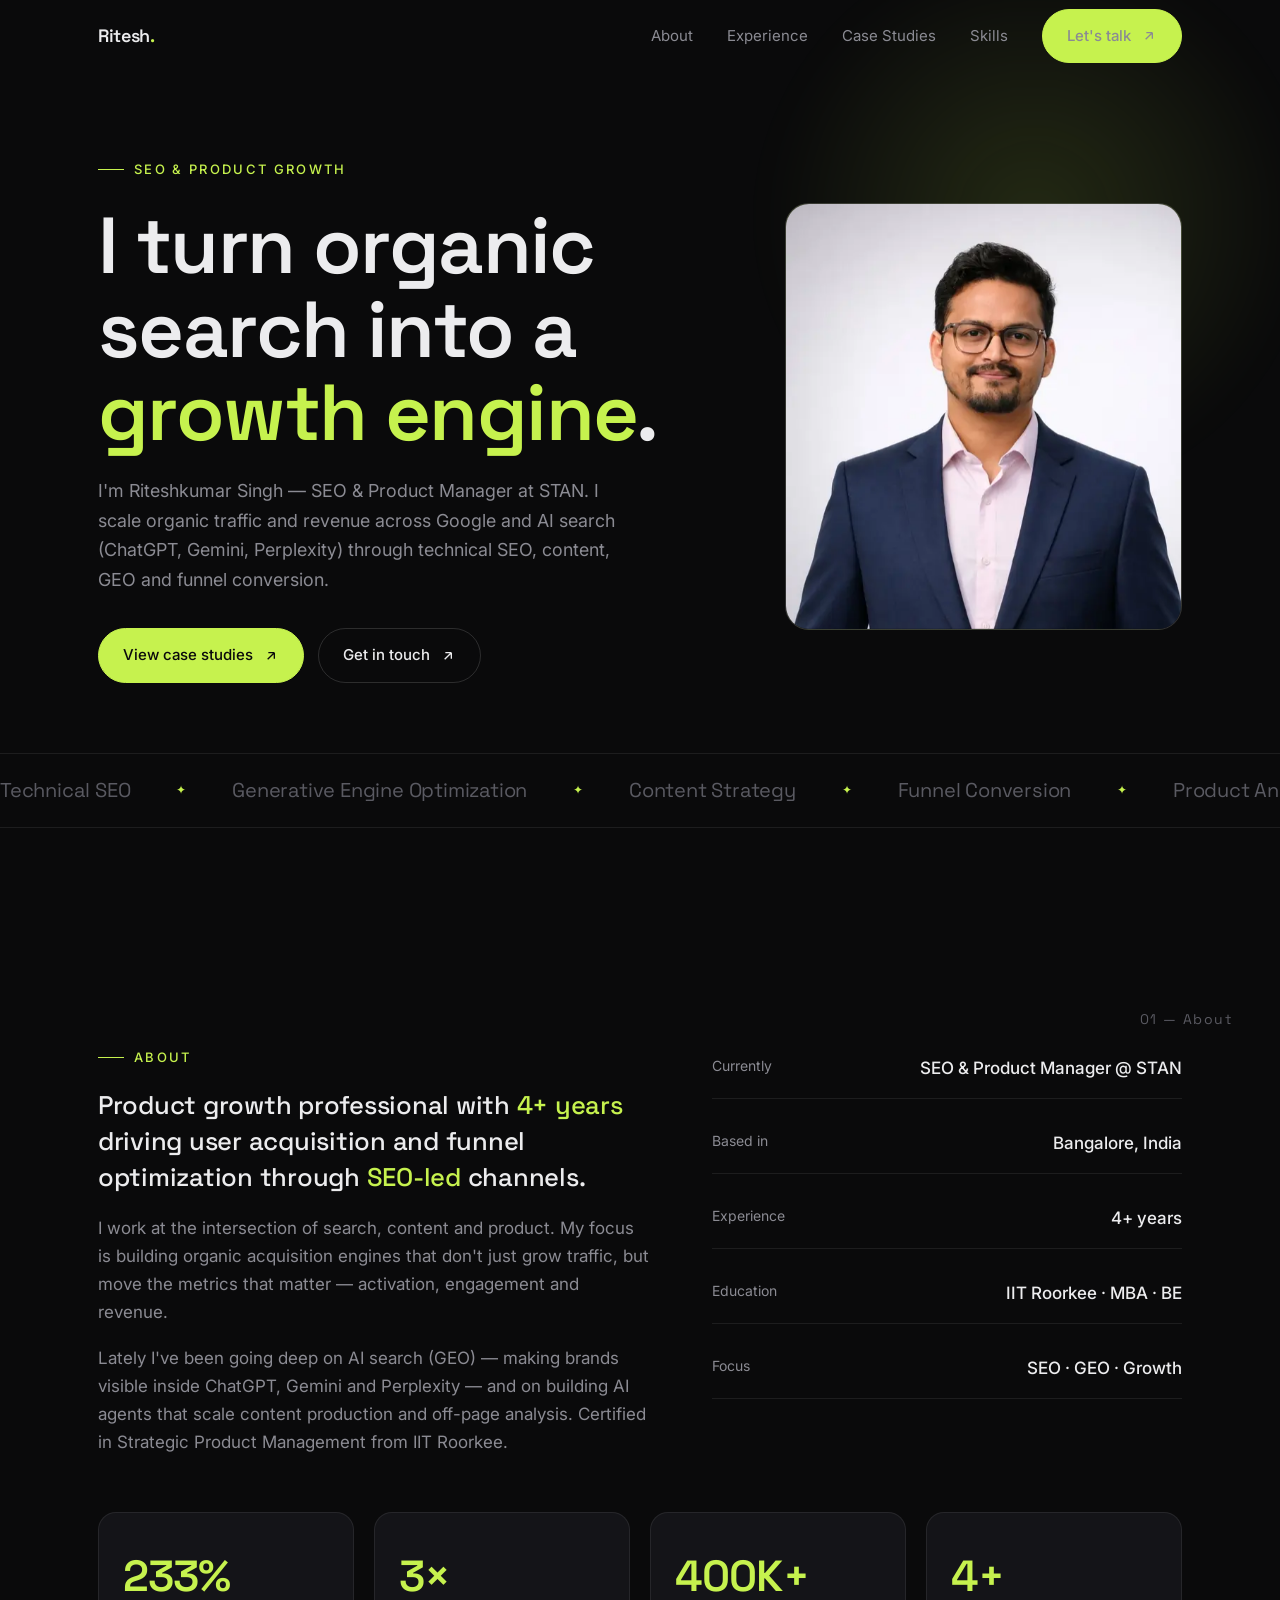
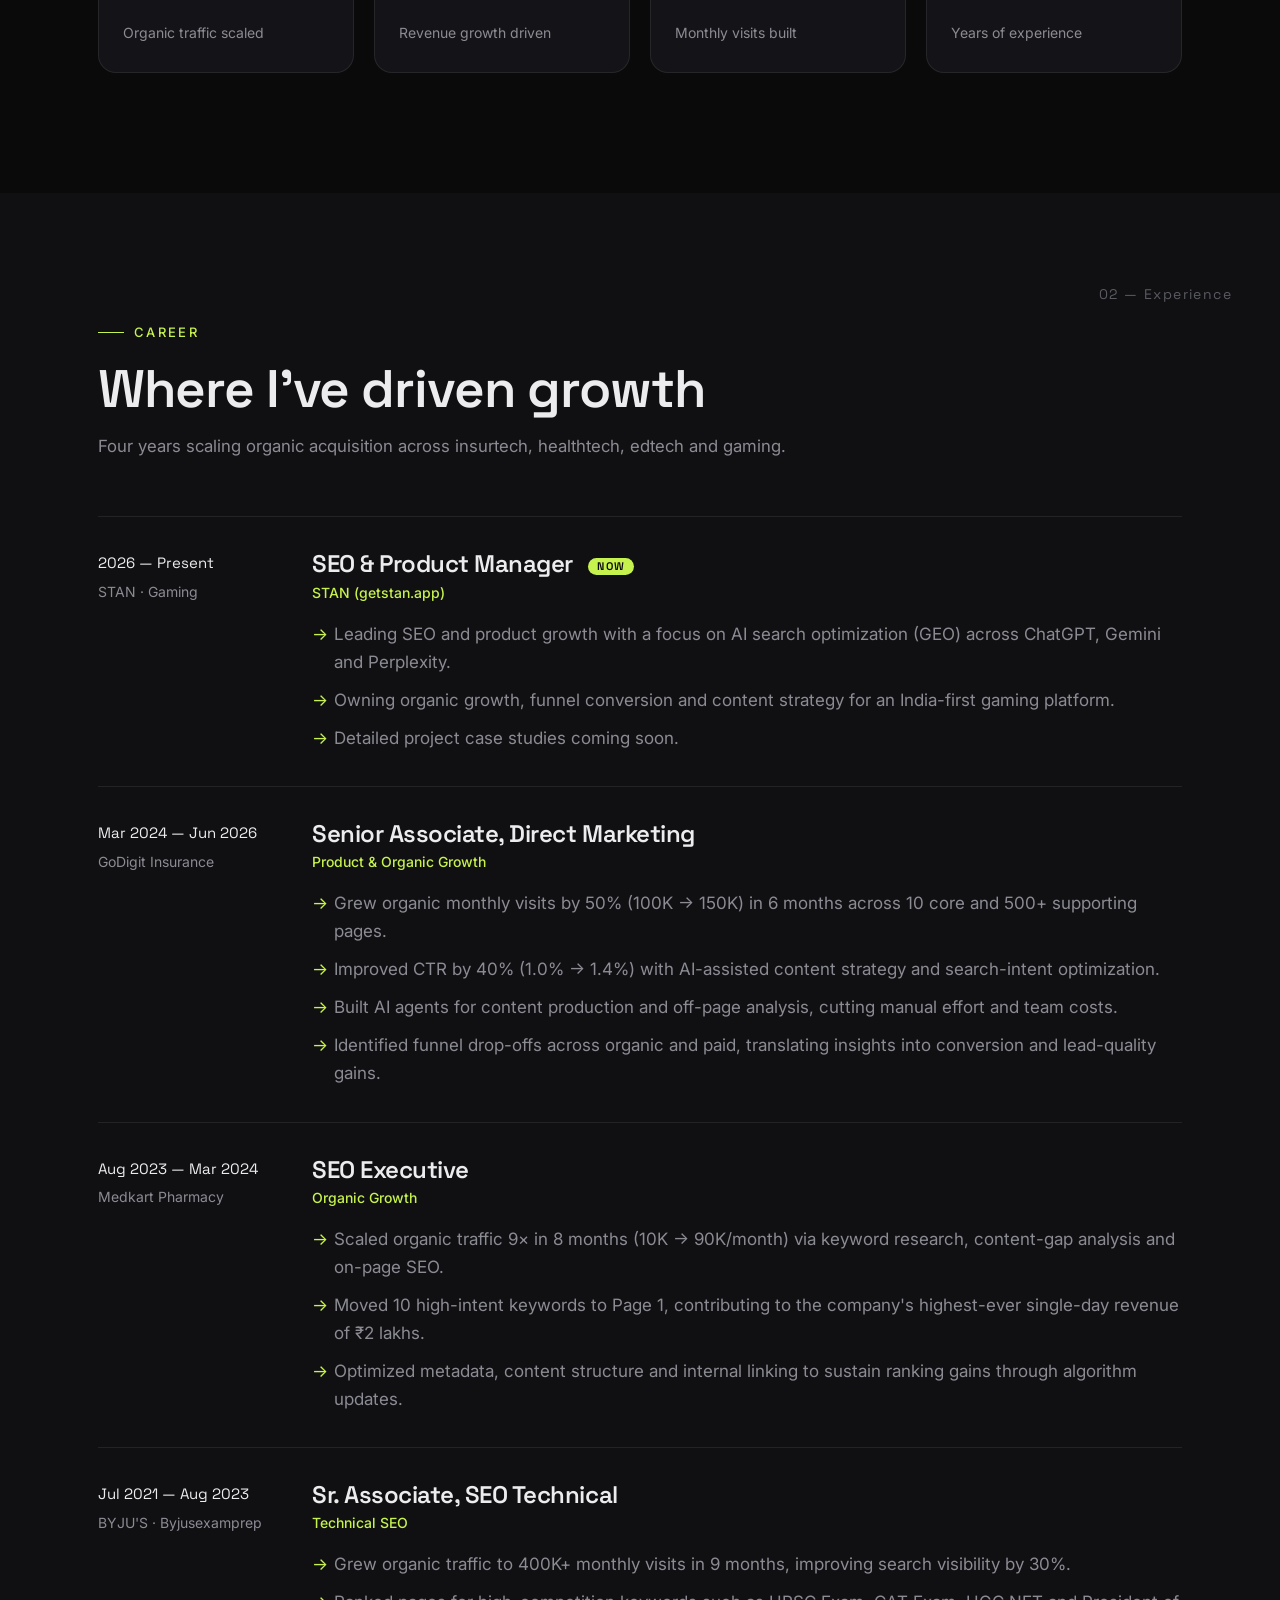
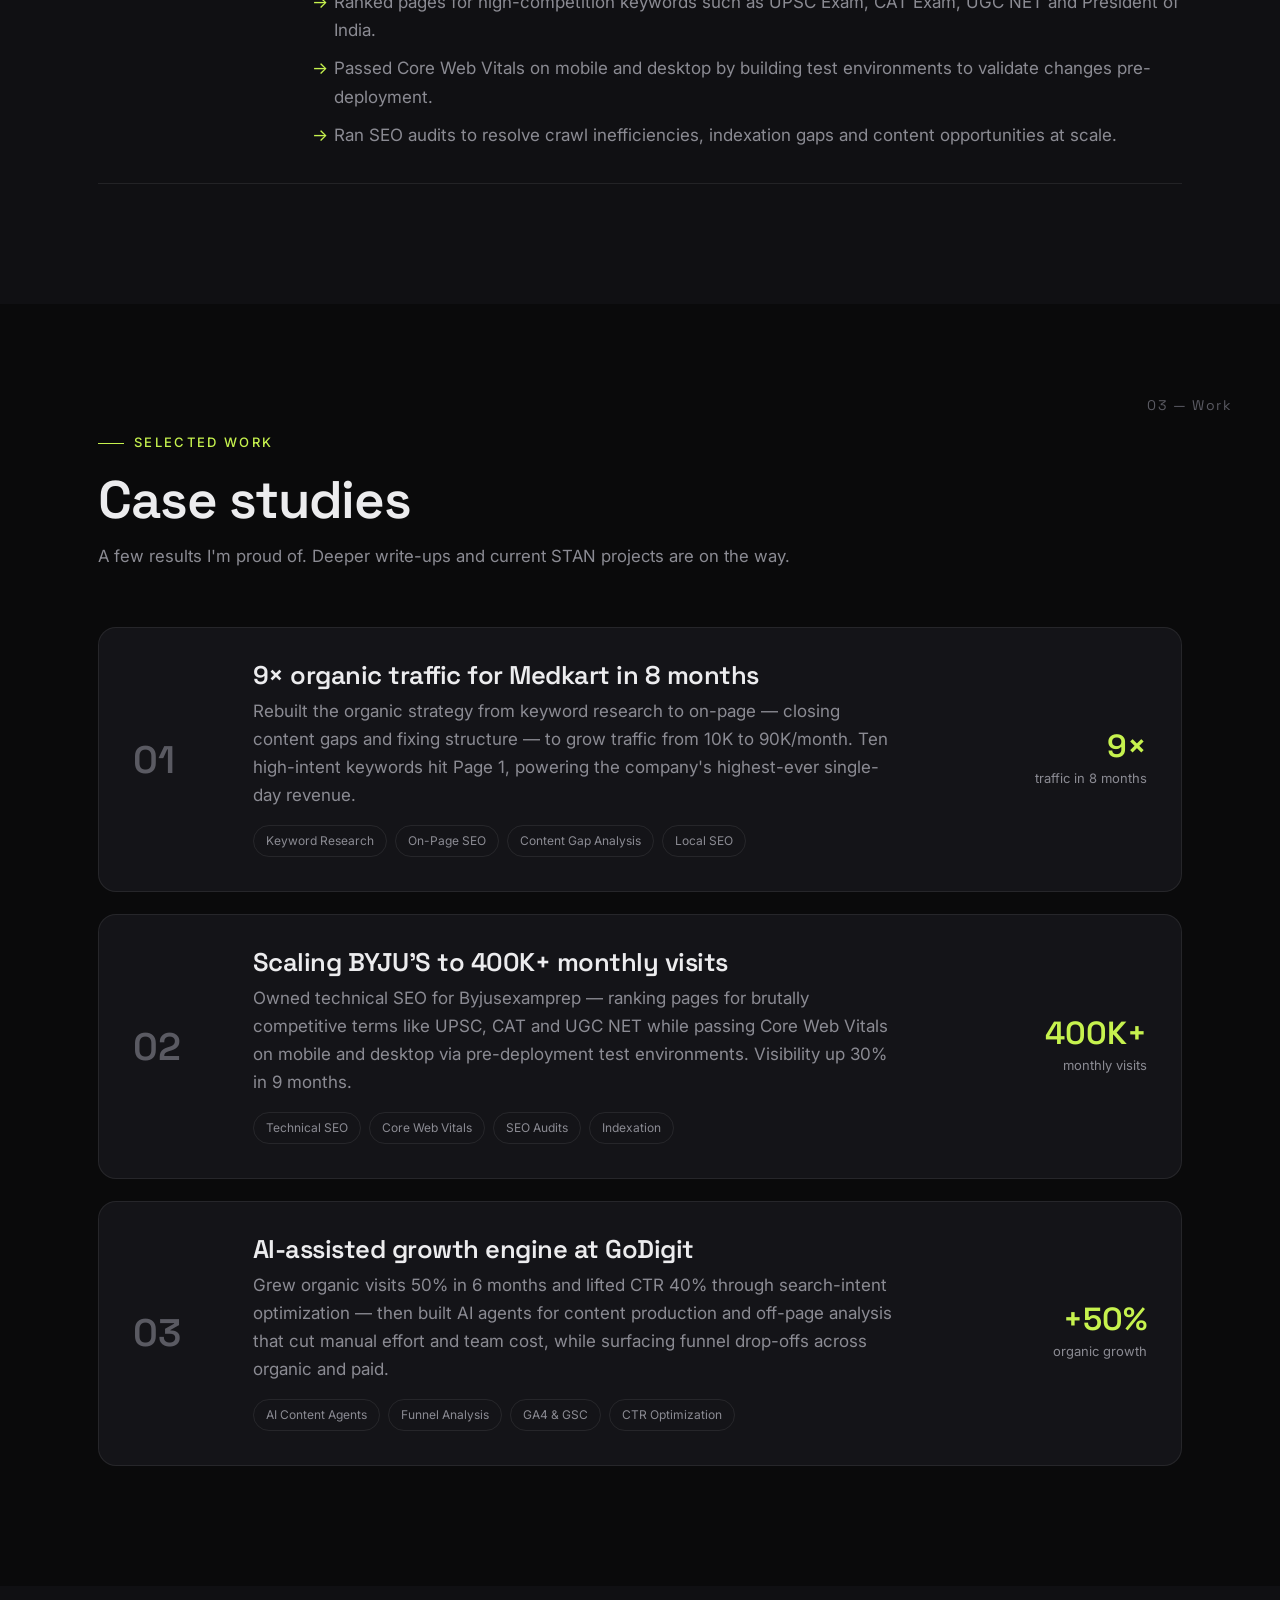
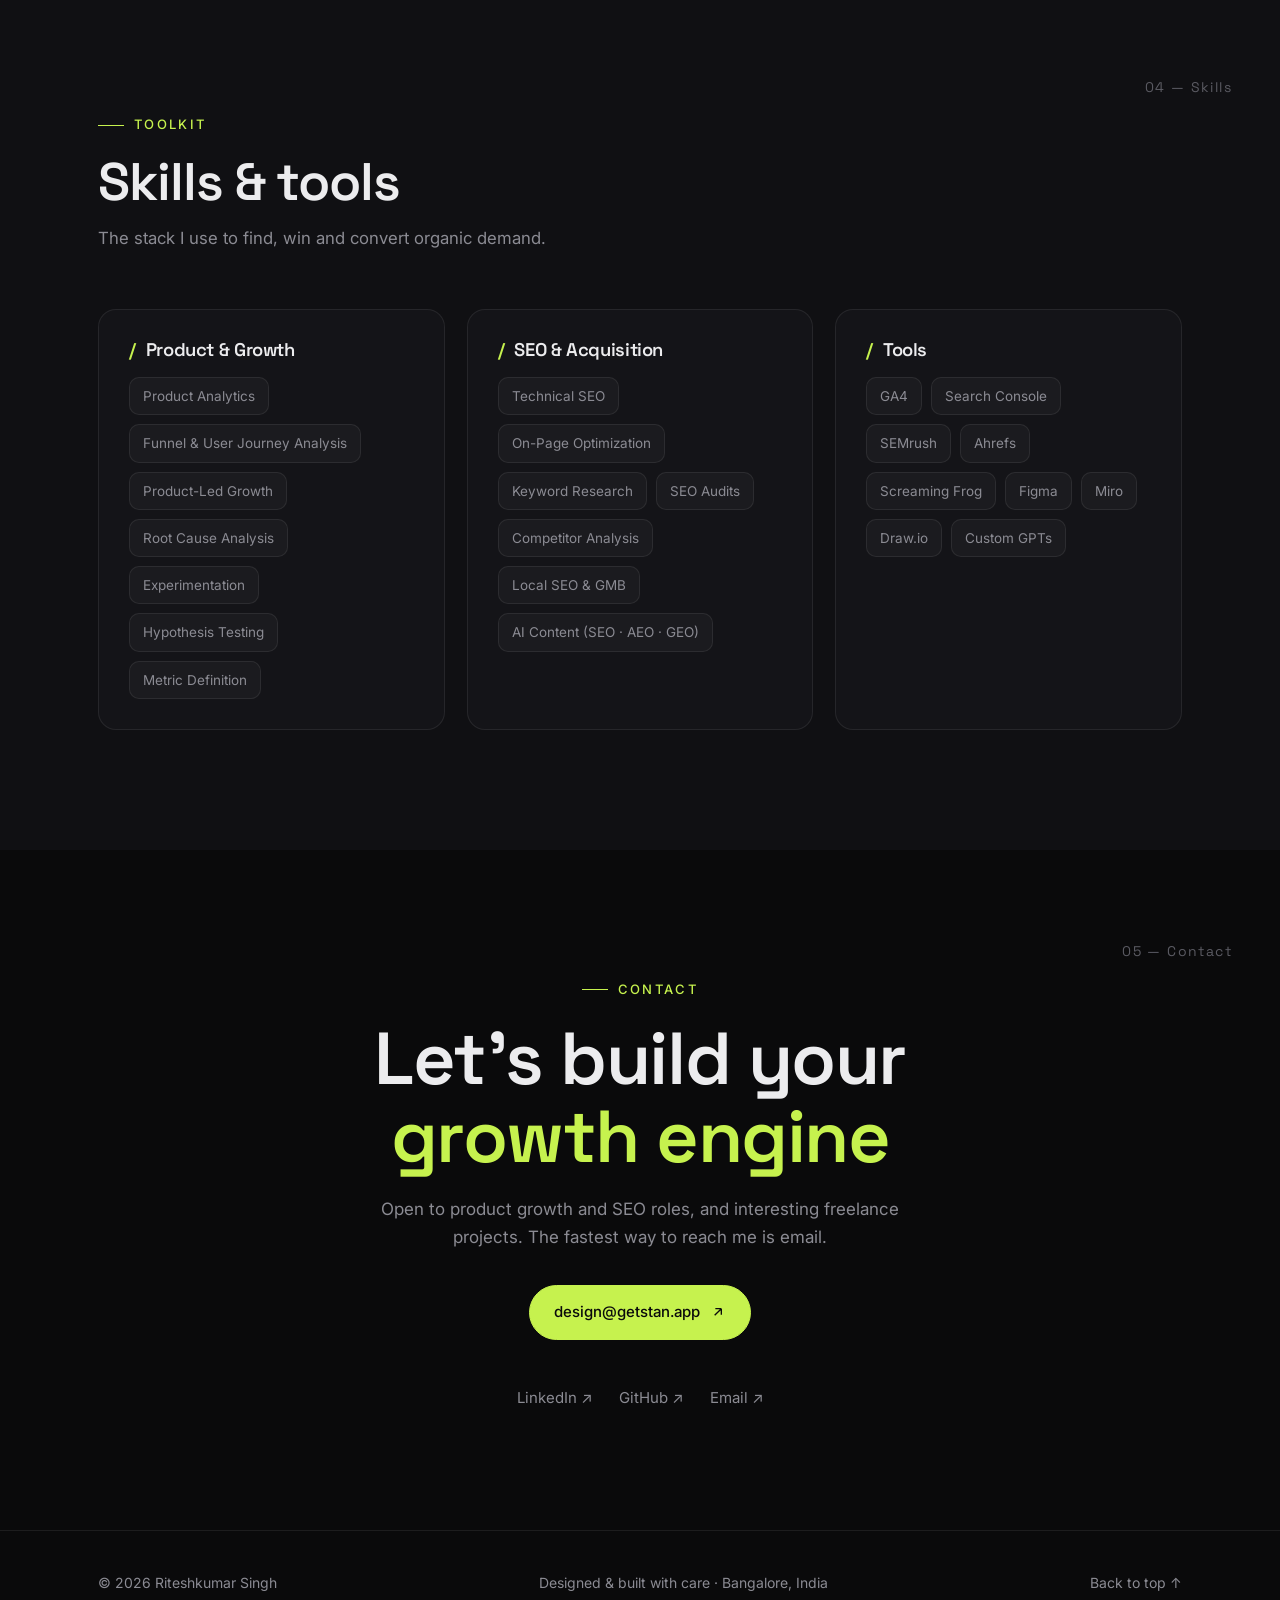
<file: index (1).html>
<!DOCTYPE html>
<html lang="en">
<head>
  <meta charset="UTF-8" />
  <meta name="viewport" content="width=device-width, initial-scale=1.0" />

  <!-- ============================================================
       SEO / SOCIAL META  ·  edit the text between the quotes
       ============================================================ -->
  <title>Riteshkumar Singh — SEO & Product Growth</title>
  <meta name="description" content="Riteshkumar Singh — SEO & Product Manager. I scale organic traffic and revenue across Google and AI search (GEO), with technical SEO, content and funnel conversion. Ex-BYJU'S, Ex-Digit. IIT Roorkee." />
  <meta name="author" content="Riteshkumar Singh" />
  <link rel="canonical" href="https://riteshk-singh.github.io/" />

  <!-- Open Graph (how the link looks when shared) -->
  <meta property="og:type" content="website" />
  <meta property="og:title" content="Riteshkumar Singh — SEO & Product Growth" />
  <meta property="og:description" content="I turn organic search into a growth engine — SEO, GEO (AI search), content & funnel conversion." />
  <meta property="og:url" content="https://riteshk-singh.github.io/" />
  
  <meta name="twitter:card" content="summary_large_image" />

  <link rel="icon" href="data:image/svg+xml,<svg xmlns='http://www.w3.org/2000/svg' viewBox='0 0 100 100'><rect width='100' height='100' rx='22' fill='%230A0A0B'/><text x='50' y='68' font-size='58' font-family='Arial' font-weight='bold' fill='%23C6F24E' text-anchor='middle'>R</text></svg>" />

  <!-- Fonts -->
  <link rel="preconnect" href="https://fonts.googleapis.com" />
  <link rel="preconnect" href="https://fonts.gstatic.com" crossorigin />
  <link href="https://fonts.googleapis.com/css2?family=Inter:wght@400;500;600&family=Space+Grotesk:wght@400;500;600;700&display=swap" rel="stylesheet" />

  <style>
/* =============================================================
   Riteshkumar Singh — Portfolio
   styles.css  (DESIGN — you usually won't need to touch this)
   To rebrand the accent colour, change --accent below.
   ============================================================= */

:root {
  --bg:        #0A0A0B;   /* page background */
  --bg-soft:   #101013;   /* section alt background */
  --card:      #141418;   /* cards */
  --border:    rgba(255,255,255,0.08);
  --border-2:  rgba(255,255,255,0.14);
  --text:      #ECECEE;   /* main text */
  --muted:     #8B8B93;   /* secondary text */
  --faint:     #5A5A62;   /* faint labels */
  --accent:    #C6F24E;   /* GROWTH GREEN — change this to rebrand */
  --accent-ink:#0A0A0B;   /* text on accent */
  --radius:    18px;
  --maxw:      1180px;
  --ease:      cubic-bezier(0.22, 1, 0.36, 1);
}

/* ---------- Reset ---------- */
*, *::before, *::after { box-sizing: border-box; margin: 0; padding: 0; }
html { scroll-behavior: smooth; -webkit-text-size-adjust: 100%; }
body {
  background: var(--bg);
  color: var(--text);
  font-family: 'Inter', system-ui, -apple-system, sans-serif;
  font-size: 17px;
  line-height: 1.65;
  -webkit-font-smoothing: antialiased;
  text-rendering: optimizeLegibility;
  overflow-x: hidden;
}
img { max-width: 100%; display: block; }
a { color: inherit; text-decoration: none; }
::selection { background: var(--accent); color: var(--accent-ink); }

h1, h2, h3, h4, .display {
  font-family: 'Space Grotesk', 'Inter', sans-serif;
  font-weight: 600;
  line-height: 1.05;
  letter-spacing: -0.02em;
}

.wrap { width: 100%; max-width: var(--maxw); margin: 0 auto; padding: 0 clamp(20px, 5vw, 48px); }
.eyebrow {
  font-size: 13px; letter-spacing: 0.18em; text-transform: uppercase;
  color: var(--accent); font-weight: 500; display: inline-flex; align-items: center; gap: 10px;
}
.eyebrow::before { content: ""; width: 26px; height: 1px; background: var(--accent); display: inline-block; }
.muted { color: var(--muted); }

/* ---------- Buttons ---------- */
.btn {
  display: inline-flex; align-items: center; gap: 10px;
  padding: 14px 24px; border-radius: 100px; font-weight: 500; font-size: 15px;
  border: 1px solid var(--border-2); transition: all .3s var(--ease); cursor: pointer;
}
.btn svg { width: 16px; height: 16px; transition: transform .3s var(--ease); }
.btn-primary { background: var(--accent); color: var(--accent-ink); border-color: var(--accent); }
.btn-primary:hover { transform: translateY(-2px); box-shadow: 0 10px 30px -8px rgba(198,242,78,0.4); }
.btn-primary:hover svg { transform: translate(3px,-3px); }
.btn-ghost:hover { background: rgba(255,255,255,0.05); border-color: var(--border-2); transform: translateY(-2px); }
.btn-ghost:hover svg { transform: translate(3px,-3px); }

/* ---------- Navbar ---------- */
.nav {
  position: fixed; top: 0; left: 0; right: 0; z-index: 100;
  transition: background .4s var(--ease), border-color .4s var(--ease), backdrop-filter .4s;
  border-bottom: 1px solid transparent;
}
.nav.scrolled { background: rgba(10,10,11,0.72); backdrop-filter: blur(14px); border-bottom-color: var(--border); }
.nav-inner { display: flex; align-items: center; justify-content: space-between; height: 72px; }
.brand { font-family: 'Space Grotesk', sans-serif; font-weight: 600; font-size: 18px; letter-spacing: -0.02em; }
.brand span { color: var(--accent); }
.nav-links { display: flex; gap: 34px; align-items: center; }
.nav-links a { font-size: 15px; color: var(--muted); transition: color .25s; position: relative; }
.nav-links a:hover { color: var(--text); }
.nav-links a::after {
  content: ""; position: absolute; left: 0; bottom: -6px; height: 1px; width: 0; background: var(--accent); transition: width .3s var(--ease);
}
.nav-links a:hover::after { width: 100%; }
.nav-cta { display: inline-flex; }
.nav-toggle { display: none; background: none; border: 0; color: var(--text); cursor: pointer; padding: 8px; }
.nav-toggle svg { width: 26px; height: 26px; }

/* ---------- Hero ---------- */
.hero { position: relative; padding: 150px 0 90px; overflow: hidden; }
.hero-glow {
  position: absolute; top: -10%; right: -5%; width: 620px; height: 620px; border-radius: 50%;
  background: radial-gradient(circle, rgba(198,242,78,0.14), transparent 62%); filter: blur(20px); pointer-events: none;
}
.hero-grid { display: grid; grid-template-columns: 1.35fr 0.85fr; gap: 56px; align-items: center; }
.hero h1 { font-size: clamp(2.6rem, 6.2vw, 5.1rem); margin: 24px 0 22px; }
.hero h1 .hl { color: var(--accent); }
.hero-sub { font-size: clamp(1rem, 1.4vw, 1.18rem); color: var(--muted); max-width: 540px; }
.hero-actions { display: flex; gap: 14px; margin-top: 34px; flex-wrap: wrap; }

.hero-photo { position: relative; }
.hero-photo .frame {
  position: relative; border-radius: 24px; overflow: hidden; border: 1px solid var(--border-2);
  background: linear-gradient(160deg, rgba(198,242,78,0.10), rgba(255,255,255,0.02));
  aspect-ratio: 1020 / 1097;
}
.hero-photo img { width: 100%; height: 100%; object-fit: cover; }
.hero-photo .monogram { position:absolute; inset:0; display:flex; align-items:center; justify-content:center; font-family:'Space Grotesk',sans-serif; font-weight:700; font-size:8rem; letter-spacing:-0.04em; color:var(--accent); opacity:0.9; }
.hero-photo img { position:relative; z-index:1; }
.photo-badge {
  position: absolute; left: 16px; bottom: 16px; right: 16px;
  background: rgba(10,10,11,0.72); backdrop-filter: blur(10px); border: 1px solid var(--border);
  border-radius: 14px; padding: 12px 16px; display: flex; align-items: center; gap: 10px; font-size: 14px;
}
.dot { width: 9px; height: 9px; border-radius: 50%; background: var(--accent); box-shadow: 0 0 0 0 rgba(198,242,78,0.6); animation: pulse 2.2s infinite; }
@keyframes pulse { 0%{box-shadow:0 0 0 0 rgba(198,242,78,0.55);} 70%{box-shadow:0 0 0 10px rgba(198,242,78,0);} 100%{box-shadow:0 0 0 0 rgba(198,242,78,0);} }

/* ---------- Marquee ---------- */
.marquee { border-top: 1px solid var(--border); border-bottom: 1px solid var(--border); padding: 20px 0; margin-top: 70px; overflow: hidden; }
.marquee-track { display: flex; gap: 46px; white-space: nowrap; width: max-content; animation: scroll 26s linear infinite; }
.marquee:hover .marquee-track { animation-play-state: paused; }
.marquee-track span { font-family: 'Space Grotesk', sans-serif; font-size: 20px; color: var(--faint); display: inline-flex; align-items: center; gap: 46px; letter-spacing: -0.01em; }
.marquee-track span::after { content: "✦"; color: var(--accent); font-size: 12px; }
@keyframes scroll { to { transform: translateX(-50%); } }

/* ---------- Section shell ---------- */
section { position: relative; }
.section { padding: clamp(70px, 10vw, 120px) 0; }
.section-alt { background: var(--bg-soft); }
.section-head { max-width: 720px; margin-bottom: 56px; }
.section-head h2 { font-size: clamp(2rem, 4.4vw, 3.3rem); margin: 18px 0 16px; }
.section-head p { color: var(--muted); font-size: 1.05rem; }
.section-index { position: absolute; top: clamp(50px,8vw,90px); right: clamp(20px,5vw,48px); font-family: 'Space Grotesk',sans-serif; font-size: 14px; color: var(--faint); letter-spacing: .1em; }

/* ---------- About ---------- */
.about-grid { display: grid; grid-template-columns: 1fr 0.85fr; gap: 60px; align-items: start; }
.about-lead { font-size: clamp(1.25rem, 2vw, 1.6rem); font-family:'Space Grotesk',sans-serif; font-weight: 500; line-height: 1.4; letter-spacing:-0.01em; }
.about-lead b { color: var(--accent); font-weight: 500; }
.about-body p { color: var(--muted); margin-top: 18px; }
.about-facts { display: grid; gap: 14px; }
.fact { display: flex; justify-content: space-between; gap: 16px; padding: 16px 0; border-bottom: 1px solid var(--border); }
.fact span:first-child { color: var(--muted); font-size: 14px; }
.fact span:last-child { text-align: right; font-weight: 500; }

/* ---------- Stats strip ---------- */
.stats { display: grid; grid-template-columns: repeat(4,1fr); gap: 20px; margin-top: 56px; }
.stat { border: 1px solid var(--border); border-radius: var(--radius); padding: 28px 24px; background: var(--card); transition: border-color .35s, transform .35s var(--ease); }
.stat:hover { border-color: var(--border-2); transform: translateY(-4px); }
.stat .num { font-family:'Space Grotesk',sans-serif; font-size: clamp(2rem,3.4vw,2.8rem); font-weight: 600; color: var(--accent); letter-spacing:-0.02em; }
.stat .lbl { color: var(--muted); font-size: 14px; margin-top: 8px; }

/* ---------- Experience timeline ---------- */
.timeline { position: relative; margin-top: 10px; }
.job {
  display: grid; grid-template-columns: 180px 1fr; gap: 34px;
  padding: 34px 0; border-top: 1px solid var(--border); transition: opacity .3s;
}
.job:last-child { border-bottom: 1px solid var(--border); }
.job-meta .period { font-family:'Space Grotesk',sans-serif; color: var(--text); font-size: 15px; }
.job-meta .place { color: var(--muted); font-size: 14px; margin-top: 4px; }
.job-main h3 { font-size: 1.5rem; margin-bottom: 4px; }
.job-main .role-tag { color: var(--accent); font-size: 14px; font-weight: 500; }
.job-main ul { list-style: none; margin-top: 16px; display: grid; gap: 10px; }
.job-main li { color: var(--muted); padding-left: 22px; position: relative; }
.job-main li::before { content: "→"; position: absolute; left: 0; color: var(--accent); }
.badge-now { display:inline-block; margin-left:10px; font-size:11px; letter-spacing:.1em; text-transform:uppercase; color:var(--accent-ink); background:var(--accent); padding:3px 9px; border-radius:100px; vertical-align:middle; }

/* ---------- Case studies ---------- */
.cases { display: grid; gap: 22px; }
.case {
  display: grid; grid-template-columns: 90px 1fr auto; gap: 30px; align-items: center;
  border: 1px solid var(--border); border-radius: var(--radius); padding: 34px; background: var(--card);
  transition: border-color .4s var(--ease), transform .4s var(--ease), background .4s;
}
.case:hover { border-color: var(--accent); transform: translateY(-4px); background: #17170d; }
.case-num { font-family:'Space Grotesk',sans-serif; font-size: 2.4rem; color: var(--faint); font-weight: 600; transition: color .4s; }
.case:hover .case-num { color: var(--accent); }
.case-body h3 { font-size: 1.6rem; margin-bottom: 8px; }
.case-body p { color: var(--muted); max-width: 640px; }
.case-tags { display: flex; flex-wrap: wrap; gap: 8px; margin-top: 16px; }
.case-tags span { font-size: 12px; color: var(--muted); border: 1px solid var(--border); padding: 5px 12px; border-radius: 100px; }
.case-result { text-align: right; min-width: 140px; }
.case-result .big { font-family:'Space Grotesk',sans-serif; font-size: 2rem; color: var(--accent); font-weight: 600; line-height: 1; }
.case-result .cap { color: var(--muted); font-size: 13px; margin-top: 6px; }

/* ---------- Skills ---------- */
.skills-grid { display: grid; grid-template-columns: repeat(3,1fr); gap: 22px; }
.skill-card { border: 1px solid var(--border); border-radius: var(--radius); padding: 30px; background: var(--card); transition: border-color .35s, transform .35s var(--ease); }
.skill-card:hover { border-color: var(--border-2); transform: translateY(-4px); }
.skill-card h3 { font-size: 1.15rem; margin-bottom: 18px; display: flex; align-items: center; gap: 10px; }
.skill-card h3 .k { color: var(--accent); font-family:'Space Grotesk',sans-serif; }
.chips { display: flex; flex-wrap: wrap; gap: 9px; }
.chips span { font-size: 13.5px; color: var(--muted); background: rgba(255,255,255,0.03); border: 1px solid var(--border); padding: 7px 13px; border-radius: 10px; transition: all .25s; }
.skill-card:hover .chips span { color: var(--text); }

/* ---------- Contact ---------- */
.contact { text-align: center; }
.contact h2 { font-size: clamp(2.4rem, 6vw, 4.6rem); margin: 20px 0; }
.contact h2 a { color: var(--accent); position: relative; white-space: nowrap; }
.contact-sub { color: var(--muted); max-width: 560px; margin: 0 auto 34px; }
.contact-actions { display: flex; gap: 14px; justify-content: center; flex-wrap: wrap; }
.socials { display: flex; gap: 26px; justify-content: center; margin-top: 46px; }
.socials a { color: var(--muted); font-size: 15px; transition: color .25s; display: inline-flex; align-items: center; gap: 8px; }
.socials a:hover { color: var(--accent); }

/* ---------- Footer ---------- */
.footer { border-top: 1px solid var(--border); padding: 40px 0; }
.footer-inner { display: flex; justify-content: space-between; align-items: center; gap: 20px; flex-wrap: wrap; color: var(--muted); font-size: 14px; }
.footer a:hover { color: var(--accent); }
.to-top { display: inline-flex; align-items: center; gap: 8px; cursor: pointer; }
.to-top:hover { color: var(--accent); }

/* ---------- Scroll reveal ---------- */
.reveal { opacity: 0; transform: translateY(26px); transition: opacity .8s var(--ease), transform .8s var(--ease); }
.reveal.in { opacity: 1; transform: none; }
.reveal.d1 { transition-delay: .08s; }
.reveal.d2 { transition-delay: .16s; }
.reveal.d3 { transition-delay: .24s; }

/* ---------- Responsive ---------- */
@media (max-width: 900px) {
  .hero-grid { grid-template-columns: 1fr; gap: 40px; }
  .hero-photo { max-width: 360px; }
  .about-grid { grid-template-columns: 1fr; gap: 36px; }
  .stats { grid-template-columns: repeat(2,1fr); }
  .skills-grid { grid-template-columns: 1fr; }
  .job { grid-template-columns: 1fr; gap: 14px; padding: 28px 0; }
  .case { grid-template-columns: 1fr; gap: 16px; padding: 26px; }
  .case-result { text-align: left; }
  .case-num { font-size: 1.8rem; }
  .nav-links { display: none; }
  .nav-toggle { display: inline-flex; }
  .nav-links.open {
    display: flex; flex-direction: column; position: absolute; top: 72px; left: 0; right: 0;
    background: rgba(10,10,11,0.96); backdrop-filter: blur(14px); border-bottom: 1px solid var(--border);
    padding: 24px clamp(20px,5vw,48px) 30px; gap: 20px; align-items: flex-start;
  }
  .nav-links.open .nav-cta { display: none; }
}
@media (max-width: 480px) {
  body { font-size: 16px; }
  .stats { grid-template-columns: 1fr; }
  .hero { padding-top: 120px; }
}

@media (prefers-reduced-motion: reduce) {
  * { animation: none !important; scroll-behavior: auto !important; }
  .reveal { opacity: 1; transform: none; transition: none; }
}

</style>

  <!-- Structured data: helps Google understand who you are -->
  <script type="application/ld+json">
  {
    "@context": "https://schema.org",
    "@type": "Person",
    "name": "Riteshkumar Singh",
    "jobTitle": "SEO & Product Manager",
    "url": "https://riteshk-singh.github.io/",
    "email": "design@getstan.app",
    "address": { "@type": "PostalAddress", "addressLocality": "Bangalore", "addressCountry": "IN" },
    "alumniOf": "IIT Roorkee",
    "sameAs": ["https://www.linkedin.com/in/riteshkumar-singh/", "https://github.com/riteshk-singh"],
    "knowsAbout": ["SEO", "Generative Engine Optimization", "Technical SEO", "Product Growth", "Funnel Conversion", "Content Strategy"]
  }
  </script>
</head>

<body>

  <!-- ================= NAVBAR ================= -->
  <header class="nav">
    <div class="wrap nav-inner">
      <a href="#top" class="brand">Ritesh<span>.</span></a>
      <nav class="nav-links">
        <a href="#about">About</a>
        <a href="#experience">Experience</a>
        <a href="#work">Case Studies</a>
        <a href="#skills">Skills</a>
        <a href="#contact" class="btn btn-primary nav-cta">Let's talk
          <svg viewBox="0 0 24 24" fill="none" stroke="currentColor" stroke-width="2"><path d="M7 17L17 7M17 7H8M17 7V16"/></svg>
        </a>
      </nav>
      <button class="nav-toggle" aria-label="Menu">
        <svg viewBox="0 0 24 24" fill="none" stroke="currentColor" stroke-width="2"><path d="M4 7h16M4 12h16M4 17h16"/></svg>
      </button>
    </div>
  </header>

  <main id="top">

    <!-- ================= HERO ================= -->
    <section class="hero">
      <div class="hero-glow"></div>
      <div class="wrap hero-grid">
        <div class="hero-copy">
          <span class="eyebrow reveal">SEO &amp; Product Growth</span>
          <!-- EDIT: your headline. The word inside <span class="hl"> is highlighted green -->
          <h1 class="reveal d1">I turn organic search into a <span class="hl">growth engine</span>.</h1>
          <!-- EDIT: your intro sentence -->
          <p class="hero-sub reveal d2">I'm Riteshkumar Singh — SEO &amp; Product Manager at STAN. I scale organic traffic and revenue across Google and AI search (ChatGPT, Gemini, Perplexity) through technical SEO, content, GEO and funnel conversion.</p>
          <div class="hero-actions reveal d3">
            <a href="#work" class="btn btn-primary">View case studies
              <svg viewBox="0 0 24 24" fill="none" stroke="currentColor" stroke-width="2"><path d="M7 17L17 7M17 7H8M17 7V16"/></svg>
            </a>
            <a href="#contact" class="btn btn-ghost">Get in touch
              <svg viewBox="0 0 24 24" fill="none" stroke="currentColor" stroke-width="2"><path d="M7 17L17 7M17 7H8M17 7V16"/></svg>
            </a>
          </div>
        </div>

        <div class="hero-photo reveal d2">
          <div class="frame">
            <div class="monogram" aria-hidden="true">RS</div>
            <!-- EDIT: replace this image file in the /assets folder to change your photo -->
            <img src="[data-uri]" alt="Riteshkumar Singh" width="1020" height="1097" onerror="this.remove()" />
            <div class="photo-badge"><span class="dot"></span> Open to product growth &amp; SEO roles</div>
          </div>
        </div>
      </div>

      <!-- Scrolling keyword strip -->
      <div class="marquee">
        <div class="marquee-track">
          <span>Technical SEO</span><span>Generative Engine Optimization</span><span>Content Strategy</span><span>Funnel Conversion</span><span>Product Analytics</span><span>Digital PR</span>
          <span>Technical SEO</span><span>Generative Engine Optimization</span><span>Content Strategy</span><span>Funnel Conversion</span><span>Product Analytics</span><span>Digital PR</span>
        </div>
      </div>
    </section>

    <!-- ================= ABOUT ================= -->
    <section class="section" id="about">
      <span class="section-index">01 — About</span>
      <div class="wrap">
        <div class="about-grid">
          <div>
            <span class="eyebrow reveal">About</span>
            <!-- EDIT: your positioning statement -->
            <p class="about-lead reveal d1" style="margin-top:20px">Product growth professional with <b>4+ years</b> driving user acquisition and funnel optimization through <b>SEO-led</b> channels.</p>
            <div class="about-body reveal d2">
              <p>I work at the intersection of search, content and product. My focus is building organic acquisition engines that don't just grow traffic, but move the metrics that matter — activation, engagement and revenue.</p>
              <p>Lately I've been going deep on AI search (GEO) — making brands visible inside ChatGPT, Gemini and Perplexity — and on building AI agents that scale content production and off-page analysis. Certified in Strategic Product Management from IIT Roorkee.</p>
            </div>
          </div>
          <div class="about-facts reveal d2">
            <!-- EDIT: quick facts -->
            <div class="fact"><span>Currently</span><span>SEO &amp; Product Manager @ STAN</span></div>
            <div class="fact"><span>Based in</span><span>Bangalore, India</span></div>
            <div class="fact"><span>Experience</span><span>4+ years</span></div>
            <div class="fact"><span>Education</span><span>IIT Roorkee · MBA · BE</span></div>
            <div class="fact"><span>Focus</span><span>SEO · GEO · Growth</span></div>
          </div>
        </div>

        <!-- Stats: data-count animates the number. Edit data-count / data-suffix / the label. -->
        <div class="stats">
          <div class="stat reveal">
            <div class="num" data-count="233" data-suffix="%">0%</div>
            <div class="lbl">Organic traffic scaled</div>
          </div>
          <div class="stat reveal d1">
            <div class="num" data-count="3" data-suffix="×">0×</div>
            <div class="lbl">Revenue growth driven</div>
          </div>
          <div class="stat reveal d2">
            <div class="num" data-count="400" data-suffix="K+">0</div>
            <div class="lbl">Monthly visits built</div>
          </div>
          <div class="stat reveal d3">
            <div class="num" data-count="4" data-suffix="+">0</div>
            <div class="lbl">Years of experience</div>
          </div>
        </div>
      </div>
    </section>

    <!-- ================= EXPERIENCE ================= -->
    <section class="section section-alt" id="experience">
      <span class="section-index">02 — Experience</span>
      <div class="wrap">
        <div class="section-head reveal">
          <span class="eyebrow">Career</span>
          <h2>Where I've driven growth</h2>
          <p>Four years scaling organic acquisition across insurtech, healthtech, edtech and gaming.</p>
        </div>

        <div class="timeline">
          <!-- EDIT each job block below -->
          <div class="job reveal">
            <div class="job-meta">
              <div class="period">2026 — Present</div>
              <div class="place">STAN · Gaming</div>
            </div>
            <div class="job-main">
              <h3>SEO &amp; Product Manager <span class="badge-now">Now</span></h3>
              <div class="role-tag">STAN (getstan.app)</div>
              <ul>
                <li>Leading SEO and product growth with a focus on AI search optimization (GEO) across ChatGPT, Gemini and Perplexity.</li>
                <li>Owning organic growth, funnel conversion and content strategy for an India-first gaming platform.</li>
                <li>Detailed project case studies coming soon.</li>
              </ul>
            </div>
          </div>

          <div class="job reveal">
            <div class="job-meta">
              <div class="period">Mar 2024 — Jun 2026</div>
              <div class="place">GoDigit Insurance</div>
            </div>
            <div class="job-main">
              <h3>Senior Associate, Direct Marketing</h3>
              <div class="role-tag">Product &amp; Organic Growth</div>
              <ul>
                <li>Grew organic monthly visits by 50% (100K → 150K) in 6 months across 10 core and 500+ supporting pages.</li>
                <li>Improved CTR by 40% (1.0% → 1.4%) with AI-assisted content strategy and search-intent optimization.</li>
                <li>Built AI agents for content production and off-page analysis, cutting manual effort and team costs.</li>
                <li>Identified funnel drop-offs across organic and paid, translating insights into conversion and lead-quality gains.</li>
              </ul>
            </div>
          </div>

          <div class="job reveal">
            <div class="job-meta">
              <div class="period">Aug 2023 — Mar 2024</div>
              <div class="place">Medkart Pharmacy</div>
            </div>
            <div class="job-main">
              <h3>SEO Executive</h3>
              <div class="role-tag">Organic Growth</div>
              <ul>
                <li>Scaled organic traffic 9× in 8 months (10K → 90K/month) via keyword research, content-gap analysis and on-page SEO.</li>
                <li>Moved 10 high-intent keywords to Page 1, contributing to the company's highest-ever single-day revenue of ₹2 lakhs.</li>
                <li>Optimized metadata, content structure and internal linking to sustain ranking gains through algorithm updates.</li>
              </ul>
            </div>
          </div>

          <div class="job reveal">
            <div class="job-meta">
              <div class="period">Jul 2021 — Aug 2023</div>
              <div class="place">BYJU'S · Byjusexamprep</div>
            </div>
            <div class="job-main">
              <h3>Sr. Associate, SEO Technical</h3>
              <div class="role-tag">Technical SEO</div>
              <ul>
                <li>Grew organic traffic to 400K+ monthly visits in 9 months, improving search visibility by 30%.</li>
                <li>Ranked pages for high-competition keywords such as UPSC Exam, CAT Exam, UGC NET and President of India.</li>
                <li>Passed Core Web Vitals on mobile and desktop by building test environments to validate changes pre-deployment.</li>
                <li>Ran SEO audits to resolve crawl inefficiencies, indexation gaps and content opportunities at scale.</li>
              </ul>
            </div>
          </div>
        </div>
      </div>
    </section>

    <!-- ================= CASE STUDIES ================= -->
    <section class="section" id="work">
      <span class="section-index">03 — Work</span>
      <div class="wrap">
        <div class="section-head reveal">
          <span class="eyebrow">Selected work</span>
          <h2>Case studies</h2>
          <p>A few results I'm proud of. Deeper write-ups and current STAN projects are on the way.</p>
        </div>

        <div class="cases">
          <!-- EDIT each case card -->
          <article class="case reveal">
            <div class="case-num">01</div>
            <div class="case-body">
              <h3>9× organic traffic for Medkart in 8 months</h3>
              <p>Rebuilt the organic strategy from keyword research to on-page — closing content gaps and fixing structure — to grow traffic from 10K to 90K/month. Ten high-intent keywords hit Page 1, powering the company's highest-ever single-day revenue.</p>
              <div class="case-tags"><span>Keyword Research</span><span>On-Page SEO</span><span>Content Gap Analysis</span><span>Local SEO</span></div>
            </div>
            <div class="case-result"><div class="big">9×</div><div class="cap">traffic in 8 months</div></div>
          </article>

          <article class="case reveal">
            <div class="case-num">02</div>
            <div class="case-body">
              <h3>Scaling BYJU'S to 400K+ monthly visits</h3>
              <p>Owned technical SEO for Byjusexamprep — ranking pages for brutally competitive terms like UPSC, CAT and UGC NET while passing Core Web Vitals on mobile and desktop via pre-deployment test environments. Visibility up 30% in 9 months.</p>
              <div class="case-tags"><span>Technical SEO</span><span>Core Web Vitals</span><span>SEO Audits</span><span>Indexation</span></div>
            </div>
            <div class="case-result"><div class="big">400K+</div><div class="cap">monthly visits</div></div>
          </article>

          <article class="case reveal">
            <div class="case-num">03</div>
            <div class="case-body">
              <h3>AI-assisted growth engine at GoDigit</h3>
              <p>Grew organic visits 50% in 6 months and lifted CTR 40% through search-intent optimization — then built AI agents for content production and off-page analysis that cut manual effort and team cost, while surfacing funnel drop-offs across organic and paid.</p>
              <div class="case-tags"><span>AI Content Agents</span><span>Funnel Analysis</span><span>GA4 &amp; GSC</span><span>CTR Optimization</span></div>
            </div>
            <div class="case-result"><div class="big">+50%</div><div class="cap">organic growth</div></div>
          </article>
        </div>
      </div>
    </section>

    <!-- ================= SKILLS ================= -->
    <section class="section section-alt" id="skills">
      <span class="section-index">04 — Skills</span>
      <div class="wrap">
        <div class="section-head reveal">
          <span class="eyebrow">Toolkit</span>
          <h2>Skills &amp; tools</h2>
          <p>The stack I use to find, win and convert organic demand.</p>
        </div>

        <div class="skills-grid">
          <!-- EDIT skill cards: heading + the chips inside -->
          <div class="skill-card reveal">
            <h3><span class="k">/</span> Product &amp; Growth</h3>
            <div class="chips">
              <span>Product Analytics</span><span>Funnel &amp; User Journey Analysis</span><span>Product-Led Growth</span><span>Root Cause Analysis</span><span>Experimentation</span><span>Hypothesis Testing</span><span>Metric Definition</span>
            </div>
          </div>
          <div class="skill-card reveal d1">
            <h3><span class="k">/</span> SEO &amp; Acquisition</h3>
            <div class="chips">
              <span>Technical SEO</span><span>On-Page Optimization</span><span>Keyword Research</span><span>SEO Audits</span><span>Competitor Analysis</span><span>Local SEO &amp; GMB</span><span>AI Content (SEO · AEO · GEO)</span>
            </div>
          </div>
          <div class="skill-card reveal d2">
            <h3><span class="k">/</span> Tools</h3>
            <div class="chips">
              <span>GA4</span><span>Search Console</span><span>SEMrush</span><span>Ahrefs</span><span>Screaming Frog</span><span>Figma</span><span>Miro</span><span>Draw.io</span><span>Custom GPTs</span>
            </div>
          </div>
        </div>
      </div>
    </section>

    <!-- ================= CONTACT ================= -->
    <section class="section contact" id="contact">
      <span class="section-index">05 — Contact</span>
      <div class="wrap">
        <span class="eyebrow reveal" style="justify-content:center">Contact</span>
        <!-- EDIT: contact headline + email -->
        <h2 class="reveal d1">Let's build your<br><a href="mailto:design@getstan.app">growth engine</a></h2>
        <p class="contact-sub reveal d2">Open to product growth and SEO roles, and interesting freelance projects. The fastest way to reach me is email.</p>
        <div class="contact-actions reveal d2">
          <a href="mailto:design@getstan.app" class="btn btn-primary">design@getstan.app
            <svg viewBox="0 0 24 24" fill="none" stroke="currentColor" stroke-width="2"><path d="M7 17L17 7M17 7H8M17 7V16"/></svg>
          </a>
        </div>
        <!-- EDIT: your social links -->
        <div class="socials reveal d3">
          <a href="https://www.linkedin.com/in/riteshkumar-singh/" target="_blank" rel="noopener">LinkedIn ↗</a>
          <a href="https://github.com/riteshk-singh" target="_blank" rel="noopener">GitHub ↗</a>
          <a href="mailto:design@getstan.app">Email ↗</a>
        </div>
      </div>
    </section>
  </main>

  <!-- ================= FOOTER ================= -->
  <footer class="footer">
    <div class="wrap footer-inner">
      <span>© <span id="year">2026</span> Riteshkumar Singh</span>
      <span>Designed &amp; built with care · Bangalore, India</span>
      <a href="#top" class="to-top">Back to top ↑</a>
    </div>
  </footer>

  <script>
/* =============================================================
   Riteshkumar Singh — Portfolio
   script.js  (ANIMATION & INTERACTION — you won't need to edit this)
   ============================================================= */
(function () {
  "use strict";

  // --- Navbar background on scroll ---
  var nav = document.querySelector(".nav");
  var onScroll = function () {
    if (window.scrollY > 20) nav.classList.add("scrolled");
    else nav.classList.remove("scrolled");
  };
  window.addEventListener("scroll", onScroll, { passive: true });
  onScroll();

  // --- Mobile menu toggle ---
  var toggle = document.querySelector(".nav-toggle");
  var links = document.querySelector(".nav-links");
  if (toggle && links) {
    toggle.addEventListener("click", function () {
      links.classList.toggle("open");
    });
    links.querySelectorAll("a").forEach(function (a) {
      a.addEventListener("click", function () { links.classList.remove("open"); });
    });
  }

  // --- Scroll reveal (IntersectionObserver) ---
  var revealEls = document.querySelectorAll(".reveal");
  if ("IntersectionObserver" in window) {
    var io = new IntersectionObserver(function (entries) {
      entries.forEach(function (e) {
        if (e.isIntersecting) {
          e.target.classList.add("in");
          io.unobserve(e.target);
        }
      });
    }, { threshold: 0.14, rootMargin: "0px 0px -8% 0px" });
    revealEls.forEach(function (el) { io.observe(el); });
  } else {
    revealEls.forEach(function (el) { el.classList.add("in"); });
  }

  // --- Animated stat counters ---
  var counted = false;
  var statsSection = document.querySelector(".stats");
  function animateCount(el) {
    var target = parseFloat(el.getAttribute("data-count"));
    var suffix = el.getAttribute("data-suffix") || "";
    var prefix = el.getAttribute("data-prefix") || "";
    var decimals = (target % 1 !== 0) ? 1 : 0;
    var dur = 1400, start = null;
    function step(ts) {
      if (!start) start = ts;
      var p = Math.min((ts - start) / dur, 1);
      var eased = 1 - Math.pow(1 - p, 3);
      var val = (target * eased).toFixed(decimals);
      el.textContent = prefix + val + suffix;
      if (p < 1) requestAnimationFrame(step);
      else el.textContent = prefix + target.toFixed(decimals) + suffix;
    }
    requestAnimationFrame(step);
  }
  if (statsSection && "IntersectionObserver" in window) {
    var sio = new IntersectionObserver(function (entries) {
      entries.forEach(function (e) {
        if (e.isIntersecting && !counted) {
          counted = true;
          document.querySelectorAll("[data-count]").forEach(animateCount);
          sio.disconnect();
        }
      });
    }, { threshold: 0.4 });
    sio.observe(statsSection);
  }

  // --- Footer year ---
  var yr = document.getElementById("year");
  if (yr) yr.textContent = new Date().getFullYear();

})();

</script>
</body>
</html>
</file>
<file: assets/css/site.css>
/* ==========================================================================
   Ritesh Kumar Singh — SEO & Product Portfolio
   site.css
   --------------------------------------------------------------------------
   Contents
   01  Tokens (light + dark)
   02  Reset & base
   03  Typography scale
   04  Layout primitives
   05  Chrome: progress, cursor, nav, rail
   06  Hero
   07  Metric system (delta bars, counters, chips)
   08  SERP work cards
   09  Timeline
   10  Principles / skills / contact
   11  Case study page
   12  Footer
   13  Motion & reveal
   14  Responsive
   ========================================================================== */

/* 01 — TOKENS ============================================================= */

:root {
  /* Palette — light (default) */
  --bg:            #FAF9F6;
  --bg-alt:        #F3F1EC;
  --surface:       #FFFFFF;
  --ink:           #0F172A;
  --ink-soft:      #334155;
  --muted:         #64748B;
  --faint:         #94A3B8;
  --rule:          #E5E2DA;
  --rule-strong:   #D4D0C6;

  --accent:        #10B981;
  --accent-deep:   #059669;
  --accent-wash:   #ECFDF5;
  --accent-line:   #A7F3D0;

  --serp-link:     #1D4ED8;
  --serp-visited:  #6D28D9;

  --shadow-sm: 0 1px 2px rgba(15, 23, 42, .05);
  --shadow-md: 0 4px 16px -4px rgba(15, 23, 42, .08), 0 1px 2px rgba(15, 23, 42, .04);
  --shadow-lg: 0 24px 48px -20px rgba(15, 23, 42, .16), 0 2px 6px rgba(15, 23, 42, .04);

  /* Type */
  --font-sans: "Instrument Sans", ui-sans-serif, system-ui, -apple-system, "Segoe UI", sans-serif;
  --font-mono: "JetBrains Mono", ui-monospace, "SF Mono", Menlo, monospace;

  /* Space */
  --gutter: clamp(1.25rem, 4vw, 3rem);
  --measure: 68ch;
  --shell: 1240px;
  --rail: 200px;

  /* Motion */
  --ease: cubic-bezier(.22, 1, .36, 1);
  --ease-soft: cubic-bezier(.4, 0, .2, 1);
  --dur: .6s;

  color-scheme: light;
}

html[data-theme="dark"] {
  --bg:            #0B1220;
  --bg-alt:        #0F1A2E;
  --surface:       #121E33;
  --ink:           #F1F5F9;
  --ink-soft:      #CBD5E1;
  --muted:         #94A3B8;
  --faint:         #64748B;
  --rule:          #1E2D45;
  --rule-strong:   #2C3E5C;

  --accent:        #34D399;
  --accent-deep:   #6EE7B7;
  --accent-wash:   #0C2A22;
  --accent-line:   #145544;

  --serp-link:     #93B4FF;
  --serp-visited:  #C4B5FD;

  --shadow-sm: 0 1px 2px rgba(0, 0, 0, .4);
  --shadow-md: 0 4px 16px -4px rgba(0, 0, 0, .5);
  --shadow-lg: 0 24px 48px -20px rgba(0, 0, 0, .6);

  color-scheme: dark;
}

/* 02 — RESET & BASE ======================================================= */

*, *::before, *::after { box-sizing: border-box; }

* { margin: 0; }

html {
  -webkit-text-size-adjust: 100%;
  scroll-behavior: smooth;
  scroll-padding-top: 6rem;
}

body {
  background: var(--bg);
  color: var(--ink);
  font-family: var(--font-sans);
  font-size: 1rem;
  line-height: 1.6;
  font-synthesis-weight: none;
  -webkit-font-smoothing: antialiased;
  text-rendering: optimizeLegibility;
  overflow-x: hidden;
  transition: background-color .4s var(--ease-soft), color .4s var(--ease-soft);
}

img, svg, video { display: block; max-width: 100%; height: auto; }

a { color: inherit; text-decoration: none; }

button { font: inherit; color: inherit; background: none; border: 0; cursor: pointer; }

:focus-visible {
  outline: 2px solid var(--accent-deep);
  outline-offset: 3px;
  border-radius: 3px;
}

::selection { background: var(--accent); color: #06231A; }

.skip {
  position: absolute;
  left: 1rem;
  top: -4rem;
  z-index: 999;
  padding: .75rem 1.25rem;
  background: var(--ink);
  color: var(--bg);
  border-radius: 8px;
  font-weight: 600;
  transition: top .2s var(--ease);
}
.skip:focus { top: 1rem; }

.sr-only {
  position: absolute; width: 1px; height: 1px;
  padding: 0; margin: -1px; overflow: hidden;
  clip: rect(0 0 0 0); white-space: nowrap; border: 0;
}

/* 03 — TYPOGRAPHY ========================================================= */

.display {
  font-size: clamp(2.75rem, 7.5vw, 5.75rem);
  line-height: .96;
  letter-spacing: -.045em;
  font-weight: 600;
}

.h2 {
  font-size: clamp(1.85rem, 3.6vw, 3rem);
  line-height: 1.06;
  letter-spacing: -.035em;
  font-weight: 600;
}

.h3 {
  font-size: clamp(1.25rem, 2vw, 1.6rem);
  line-height: 1.2;
  letter-spacing: -.02em;
  font-weight: 600;
}

.h4 {
  font-size: 1.0625rem;
  line-height: 1.35;
  letter-spacing: -.01em;
  font-weight: 600;
}

.lede {
  font-size: clamp(1.0625rem, 1.5vw, 1.3125rem);
  line-height: 1.55;
  color: var(--ink-soft);
  max-width: 54ch;
}

.prose { max-width: var(--measure); color: var(--ink-soft); }
.prose p + p { margin-top: 1.1em; }
.prose strong { color: var(--ink); font-weight: 600; }
.prose a {
  color: var(--ink);
  border-bottom: 1px solid var(--accent);
  padding-bottom: 1px;
  transition: background-color .2s var(--ease-soft);
}
.prose a:hover { background: var(--accent-wash); }

/* Mono utility — every number, label, year, URL on this site is mono. */
.eyebrow {
  font-family: var(--font-mono);
  font-size: .6875rem;
  font-weight: 500;
  letter-spacing: .16em;
  text-transform: uppercase;
  color: var(--muted);
  display: flex;
  align-items: center;
  gap: .625rem;
}
.eyebrow::before {
  content: "";
  width: 1.75rem;
  height: 1px;
  background: var(--accent);
  flex: none;
}
.eyebrow--plain::before { display: none; }

.mono { font-family: var(--font-mono); font-variant-numeric: tabular-nums; }

/* 04 — LAYOUT ============================================================= */

.shell {
  width: min(100% - (var(--gutter) * 2), var(--shell));
  margin-inline: auto;
}

.section {
  padding-block: clamp(4.5rem, 11vw, 9rem);
  position: relative;
}

.section--alt { background: var(--bg-alt); }

.section__head {
  display: grid;
  gap: 1.25rem;
  margin-bottom: clamp(2.5rem, 5vw, 4rem);
  max-width: 62ch;
}

.rule { height: 1px; background: var(--rule); border: 0; }

/* 05 — CHROME ============================================================= */

.progress {
  position: fixed;
  inset: 0 auto auto 0;
  width: 100%;
  height: 2px;
  z-index: 90;
  background: transparent;
  pointer-events: none;
}
.progress__bar {
  height: 100%;
  width: 100%;
  background: var(--accent);
  transform: scaleX(0);
  transform-origin: 0 50%;
  transition: transform .08s linear;
}

/* Custom cursor — desktop pointer devices only */
.cursor, .cursor-ring {
  position: fixed;
  top: 0; left: 0;
  z-index: 95;
  pointer-events: none;
  border-radius: 50%;
  opacity: 0;
  will-change: transform;
}
.cursor {
  width: 6px; height: 6px;
  background: var(--accent-deep);
  margin: -3px 0 0 -3px;
  transition: opacity .3s;
}
.cursor-ring {
  width: 34px; height: 34px;
  margin: -17px 0 0 -17px;
  border: 1px solid var(--rule-strong);
  transition: opacity .3s, width .28s var(--ease), height .28s var(--ease),
              margin .28s var(--ease), border-color .28s var(--ease),
              background-color .28s var(--ease);
}
body.cursor-ready .cursor,
body.cursor-ready .cursor-ring { opacity: 1; }
body.cursor-hot .cursor-ring {
  width: 62px; height: 62px;
  margin: -31px 0 0 -31px;
  border-color: var(--accent);
  background: color-mix(in srgb, var(--accent) 10%, transparent);
}
body.cursor-hot .cursor { opacity: 0; }

@media (hover: none), (pointer: coarse) {
  .cursor, .cursor-ring { display: none; }
}

/* Top bar */
.topbar {
  position: fixed;
  inset: 0 0 auto 0;
  z-index: 80;
  padding-block: 1rem;
  transition: background-color .35s var(--ease-soft), border-color .35s var(--ease-soft), padding .35s var(--ease-soft);
  border-bottom: 1px solid transparent;
}
.topbar.is-stuck {
  background: color-mix(in srgb, var(--bg) 82%, transparent);
  backdrop-filter: saturate(1.4) blur(14px);
  border-bottom-color: var(--rule);
  padding-block: .625rem;
}
.topbar__inner {
  display: flex;
  align-items: center;
  justify-content: space-between;
  gap: 1.5rem;
}
.wordmark {
  font-weight: 700;
  letter-spacing: -.03em;
  font-size: 1.0625rem;
  display: inline-flex;
  align-items: baseline;
  gap: .125rem;
}
.wordmark span { color: var(--accent); }

.topnav { display: flex; align-items: center; gap: .35rem; }
.topnav a {
  font-family: var(--font-mono);
  font-size: .75rem;
  letter-spacing: .04em;
  padding: .5rem .75rem;
  border-radius: 6px;
  color: var(--muted);
  transition: color .2s, background-color .2s;
}
.topnav a:hover { color: var(--ink); background: var(--bg-alt); }
.topnav a.is-active { color: var(--ink); }

.theme-toggle {
  width: 38px; height: 38px;
  display: grid; place-items: center;
  border: 1px solid var(--rule);
  border-radius: 9px;
  color: var(--ink-soft);
  transition: border-color .2s, color .2s, transform .2s var(--ease);
}
.theme-toggle:hover { border-color: var(--accent); color: var(--accent-deep); transform: rotate(-12deg); }
.theme-toggle svg { width: 17px; height: 17px; }
html[data-theme="dark"] .theme-toggle .i-sun { display: block; }
html[data-theme="dark"] .theme-toggle .i-moon { display: none; }
.theme-toggle .i-sun { display: none; }
.theme-toggle .i-moon { display: block; }

/* Sticky section rail (desktop) */
.rail {
  position: fixed;
  left: var(--gutter);
  top: 50%;
  transform: translateY(-50%);
  z-index: 60;
  display: none;
  flex-direction: column;
  gap: .125rem;
}
.rail a {
  font-family: var(--font-mono);
  font-size: .6875rem;
  letter-spacing: .1em;
  text-transform: uppercase;
  color: var(--faint);
  padding: .3rem 0 .3rem 1.75rem;
  position: relative;
  transition: color .25s var(--ease-soft);
}
.rail a::before {
  content: "";
  position: absolute;
  left: 0; top: 50%;
  width: 1rem; height: 1px;
  background: currentColor;
  transform: translateY(-50%) scaleX(.45);
  transform-origin: 0 50%;
  transition: transform .35s var(--ease), background-color .25s;
}
.rail a:hover { color: var(--ink-soft); }
.rail a.is-active { color: var(--accent-deep); }
.rail a.is-active::before { transform: translateY(-50%) scaleX(1); background: var(--accent); }

@media (min-width: 1620px) { .rail { display: flex; } }

/* Buttons */
.btn {
  display: inline-flex;
  align-items: center;
  gap: .5rem;
  padding: .8125rem 1.375rem;
  border-radius: 10px;
  font-weight: 600;
  font-size: .9375rem;
  letter-spacing: -.01em;
  border: 1px solid transparent;
  transition: transform .25s var(--ease), box-shadow .25s var(--ease),
              background-color .25s, border-color .25s, color .25s;
}
.btn:hover { transform: translateY(-2px); }
.btn:active { transform: translateY(0); }

.btn--solid {
  background: var(--ink);
  color: var(--bg);
  box-shadow: var(--shadow-md);
}
.btn--solid:hover { box-shadow: var(--shadow-lg); }

.btn--ghost {
  border-color: var(--rule-strong);
  color: var(--ink);
}
.btn--ghost:hover { border-color: var(--accent); background: var(--accent-wash); color: var(--accent-deep); }

.btn__arrow { transition: transform .3s var(--ease); }
.btn:hover .btn__arrow { transform: translateX(3px); }

/* 06 — HERO =============================================================== */

.hero {
  padding-block: clamp(8rem, 18vh, 12rem) clamp(3.5rem, 8vw, 6rem);
  position: relative;
  overflow: hidden;
}

.hero__grid {
  display: grid;
  gap: clamp(2.5rem, 5vw, 4.5rem);
}

.hero__status {
  display: inline-flex;
  align-items: center;
  gap: .5rem;
  font-family: var(--font-mono);
  font-size: .75rem;
  letter-spacing: .05em;
  color: var(--muted);
  padding: .375rem .75rem .375rem .5rem;
  border: 1px solid var(--rule);
  border-radius: 100px;
  background: var(--surface);
  width: fit-content;
}
.hero__dot {
  width: 7px; height: 7px;
  border-radius: 50%;
  background: var(--accent);
  box-shadow: 0 0 0 0 color-mix(in srgb, var(--accent) 60%, transparent);
  animation: pulse 2.4s infinite;
}
@keyframes pulse {
  0%   { box-shadow: 0 0 0 0 color-mix(in srgb, var(--accent) 55%, transparent); }
  70%  { box-shadow: 0 0 0 9px transparent; }
  100% { box-shadow: 0 0 0 0 transparent; }
}

.hero h1 { max-width: 16ch; }
.hero h1 em {
  font-style: normal;
  color: var(--accent-deep);
  position: relative;
  white-space: nowrap;
}
.hero h1 em::after {
  content: "";
  position: absolute;
  left: 0; right: 0; bottom: .1em;
  height: .08em;
  background: var(--accent);
  transform: scaleX(0);
  transform-origin: 0 50%;
  animation: underline 1s var(--ease) 1.1s forwards;
}
@keyframes underline { to { transform: scaleX(1); } }

.hero__actions { display: flex; flex-wrap: wrap; gap: .75rem; }

/* Line-by-line reveal for hero text */
.reveal-line { display: block; overflow: hidden; }
html.js .reveal-line > span { transform: translateY(105%); }
.reveal-line > span {
  display: block;
  animation: lineUp .9s var(--ease) forwards;
}
.reveal-line:nth-child(1) > span { animation-delay: .1s; }
.reveal-line:nth-child(2) > span { animation-delay: .2s; }
.reveal-line:nth-child(3) > span { animation-delay: .3s; }
@keyframes lineUp { to { transform: translateY(0); } }

html.js .fade-up { opacity: 0; transform: translateY(16px); }
.fade-up {
  animation: fadeUp .8s var(--ease) forwards;
}
.fade-up--1 { animation-delay: .35s; }
.fade-up--2 { animation-delay: .5s; }
.fade-up--3 { animation-delay: .65s; }
@keyframes fadeUp { to { opacity: 1; transform: none; } }

/* 07 — METRICS ============================================================ */

.metrics {
  display: grid;
  grid-template-columns: repeat(auto-fit, minmax(180px, 1fr));
  gap: 1px;
  background: var(--rule);
  border: 1px solid var(--rule);
  border-radius: 14px;
  overflow: hidden;
}

.metric {
  background: var(--bg);
  padding: 1.5rem 1.375rem 1.375rem;
  display: grid;
  gap: .5rem;
  align-content: start;
}
.section--alt .metric { background: var(--bg-alt); }

.metric__value {
  font-family: var(--font-mono);
  font-size: clamp(1.75rem, 3.4vw, 2.5rem);
  font-weight: 500;
  letter-spacing: -.04em;
  line-height: 1;
  color: var(--ink);
  font-variant-numeric: tabular-nums;
}
.metric__value .unit { color: var(--accent-deep); }

.metric__label {
  font-size: .8125rem;
  color: var(--muted);
  line-height: 1.35;
}

.metric__base {
  font-family: var(--font-mono);
  font-size: .6875rem;
  letter-spacing: .04em;
  color: var(--faint);
}

/* The delta bar — baseline ghost fills to result on reveal */
.delta {
  height: 3px;
  background: var(--rule);
  border-radius: 2px;
  overflow: hidden;
  margin-top: .25rem;
}
.delta__fill {
  display: block;
  height: 100%;
  width: var(--to, 70%);
  background: linear-gradient(90deg, var(--accent-line), var(--accent));
  transform: scaleX(1);
  transform-origin: 0 50%;
  transition: transform 1.1s var(--ease) .15s;
  border-radius: 2px;
}
html.js .delta__fill { transform: scaleX(0); }
.is-in .delta__fill { transform: scaleX(1); }

.chip {
  display: inline-flex;
  align-items: center;
  gap: .375rem;
  font-family: var(--font-mono);
  font-size: .6875rem;
  letter-spacing: .04em;
  padding: .3125rem .5625rem;
  border-radius: 6px;
  background: var(--bg-alt);
  color: var(--muted);
  border: 1px solid var(--rule);
  white-space: nowrap;
}
.chip--accent {
  background: var(--accent-wash);
  color: var(--accent-deep);
  border-color: var(--accent-line);
}
.chip-row { display: flex; flex-wrap: wrap; gap: .375rem; }

/* 08 — SERP WORK CARDS ==================================================== */
/* The signature: selected work presented the way search presents it. */

.serp { display: grid; gap: 1px; background: var(--rule); border-block: 1px solid var(--rule); }

.serp__item {
  background: var(--bg);
  padding: clamp(1.5rem, 3vw, 2.25rem) clamp(1.25rem, 3vw, 2rem);
  display: grid;
  grid-template-columns: 3rem 1fr;
  gap: 0 1.25rem;
  position: relative;
  transition: background-color .3s var(--ease-soft);
}
.section--alt .serp__item { background: var(--bg-alt); }
.serp__item:hover { background: var(--surface); }

.serp__rank {
  font-family: var(--font-mono);
  font-size: .75rem;
  color: var(--faint);
  padding-top: .375rem;
  letter-spacing: .04em;
}

.serp__body { display: grid; gap: .625rem; min-width: 0; }

.serp__crumb {
  font-family: var(--font-mono);
  font-size: .75rem;
  color: var(--muted);
  display: flex;
  align-items: center;
  gap: .4375rem;
  flex-wrap: wrap;
}
.serp__favicon {
  width: 18px; height: 18px;
  border-radius: 50%;
  background: var(--accent-wash);
  border: 1px solid var(--accent-line);
  display: grid;
  place-items: center;
  font-size: .5625rem;
  font-weight: 700;
  color: var(--accent-deep);
  flex: none;
}
.serp__crumb .sep { color: var(--faint); }

.serp__title {
  font-size: clamp(1.1875rem, 2.2vw, 1.5rem);
  line-height: 1.25;
  letter-spacing: -.02em;
  font-weight: 600;
  color: var(--serp-link);
  transition: text-decoration-color .2s;
  text-decoration: underline;
  text-decoration-color: transparent;
  text-underline-offset: 4px;
  text-decoration-thickness: 1.5px;
}
.serp__item:hover .serp__title { text-decoration-color: currentColor; }

.serp__snippet {
  color: var(--ink-soft);
  font-size: .9375rem;
  line-height: 1.55;
  max-width: 68ch;
}
.serp__snippet b { color: var(--ink); font-weight: 600; }

.serp__rich {
  display: flex;
  flex-wrap: wrap;
  gap: .375rem;
  padding-top: .125rem;
}

.serp__link { position: absolute; inset: 0; }
.serp__link span { position: absolute; width: 1px; height: 1px; overflow: hidden; clip: rect(0 0 0 0); }

/* 09 — TIMELINE =========================================================== */

.timeline { display: grid; gap: 0; position: relative; }

.timeline__year {
  position: sticky;
  top: 0;
  z-index: 2;
  background: var(--bg);
  padding-block: 1rem;
}
.section--alt .timeline__year { background: var(--bg-alt); }

.tl {
  display: grid;
  grid-template-columns: minmax(0, 1fr);
  gap: 0;
  border-top: 1px solid var(--rule);
}

.tl__row {
  display: grid;
  grid-template-columns: 6rem minmax(0, 1fr);
  gap: 1.25rem;
  padding-block: clamp(1.75rem, 3.5vw, 2.75rem);
  border-bottom: 1px solid var(--rule);
  position: relative;
}

.tl__year {
  font-family: var(--font-mono);
  font-size: 1.0625rem;
  font-weight: 500;
  color: var(--faint);
  letter-spacing: -.01em;
  position: relative;
  transition: color .4s var(--ease-soft);
}
.tl__row.is-in .tl__year { color: var(--accent-deep); }

.tl__year::after {
  content: "";
  position: absolute;
  left: -1.5rem; top: .45em;
  width: 7px; height: 7px;
  border-radius: 50%;
  background: var(--rule-strong);
  transform: scale(0);
  transition: transform .5s var(--ease) .1s, background-color .4s;
}
.tl__row.is-in .tl__year::after { transform: scale(1); background: var(--accent); }

.tl__body { display: grid; gap: .625rem; }
.tl__meta {
  font-family: var(--font-mono);
  font-size: .75rem;
  color: var(--muted);
  letter-spacing: .03em;
}

/* 10 — PRINCIPLES / SKILLS / CONTACT ====================================== */

.cards {
  display: grid;
  grid-template-columns: repeat(auto-fit, minmax(260px, 1fr));
  gap: 1rem;
}

.card {
  background: var(--surface);
  border: 1px solid var(--rule);
  border-radius: 14px;
  padding: 1.625rem 1.5rem;
  display: grid;
  gap: .75rem;
  align-content: start;
  transition: border-color .3s var(--ease-soft), transform .35s var(--ease), box-shadow .35s var(--ease);
}
.card:hover {
  border-color: var(--accent-line);
  transform: translateY(-3px);
  box-shadow: var(--shadow-md);
}
.card__no {
  font-family: var(--font-mono);
  font-size: .6875rem;
  letter-spacing: .12em;
  color: var(--accent-deep);
}
.card p { color: var(--ink-soft); font-size: .9375rem; }

.skills { display: grid; gap: 1.75rem; }
.skillset { display: grid; gap: .75rem; }
.skillset__title {
  font-family: var(--font-mono);
  font-size: .75rem;
  letter-spacing: .1em;
  text-transform: uppercase;
  color: var(--muted);
}

.roles { width: 100%; border-collapse: collapse; }
.roles th {
  text-align: left;
  font-family: var(--font-mono);
  font-size: .6875rem;
  letter-spacing: .1em;
  text-transform: uppercase;
  color: var(--muted);
  font-weight: 500;
  padding: 0 1rem .75rem 0;
  border-bottom: 1px solid var(--rule);
}
.roles td {
  padding: 1rem 1rem 1rem 0;
  border-bottom: 1px solid var(--rule);
  vertical-align: top;
  font-size: .9375rem;
}
.roles td:first-child { font-weight: 600; color: var(--ink); }
.roles td:last-child { font-family: var(--font-mono); font-size: .8125rem; color: var(--muted); white-space: nowrap; }

.contact__grid {
  display: grid;
  gap: clamp(2rem, 5vw, 4rem);
  align-items: start;
}
.contact__links { display: grid; gap: .25rem; }
.contact__link {
  display: flex;
  align-items: baseline;
  justify-content: space-between;
  gap: 1rem;
  padding: 1rem 0;
  border-bottom: 1px solid var(--rule);
  transition: padding-left .3s var(--ease), color .25s;
}
.contact__link:hover { padding-left: .625rem; color: var(--accent-deep); }
.contact__link .label {
  font-family: var(--font-mono);
  font-size: .75rem;
  letter-spacing: .08em;
  text-transform: uppercase;
  color: var(--muted);
  flex: none;
}
.contact__link .value { font-weight: 500; text-align: right; word-break: break-word; }

/* 11 — CASE STUDY PAGE ==================================================== */

.cs-hero { padding-block: clamp(7.5rem, 16vh, 10rem) clamp(2.5rem, 5vw, 3.5rem); }

.crumbs {
  font-family: var(--font-mono);
  font-size: .75rem;
  color: var(--muted);
  display: flex;
  gap: .5rem;
  flex-wrap: wrap;
  margin-bottom: 1.75rem;
}
.crumbs a { transition: color .2s; }
.crumbs a:hover { color: var(--accent-deep); }

.cs-facts {
  display: grid;
  grid-template-columns: repeat(auto-fit, minmax(150px, 1fr));
  gap: 1.25rem 1.5rem;
  padding-block: 1.75rem;
  border-block: 1px solid var(--rule);
  margin-top: clamp(2rem, 4vw, 3rem);
}
.fact { display: grid; gap: .3125rem; }
.fact dt {
  font-family: var(--font-mono);
  font-size: .6875rem;
  letter-spacing: .1em;
  text-transform: uppercase;
  color: var(--muted);
}
.fact dd { font-size: .9375rem; font-weight: 500; }

.cs-layout {
  display: grid;
  gap: clamp(2.5rem, 5vw, 4rem);
  align-items: start;
}

.toc { display: none; }
.toc__inner { position: sticky; top: 6.5rem; display: grid; gap: .125rem; }
.toc a {
  font-size: .8125rem;
  color: var(--muted);
  padding: .4375rem 0 .4375rem .875rem;
  border-left: 2px solid var(--rule);
  transition: color .25s, border-color .25s;
}
.toc a:hover { color: var(--ink); }
.toc a.is-active { color: var(--accent-deep); border-left-color: var(--accent); }

.cs-body { display: grid; gap: clamp(2.5rem, 5vw, 3.75rem); min-width: 0; }
.cs-block { display: grid; gap: 1rem; scroll-margin-top: 6.5rem; }
.cs-block h2 {
  font-size: clamp(1.375rem, 2.4vw, 1.875rem);
  letter-spacing: -.03em;
  line-height: 1.15;
  font-weight: 600;
}
.cs-block h3 { font-size: 1.0625rem; font-weight: 600; margin-top: .5rem; }

.callout {
  border-left: 3px solid var(--accent);
  background: var(--accent-wash);
  padding: 1.25rem 1.375rem;
  border-radius: 0 12px 12px 0;
  display: grid;
  gap: .5rem;
}
.callout__label {
  font-family: var(--font-mono);
  font-size: .6875rem;
  letter-spacing: .12em;
  text-transform: uppercase;
  color: var(--accent-deep);
}
.callout p { color: var(--ink-soft); }

.callout--warn { border-left-color: var(--rule-strong); background: var(--bg-alt); }
.callout--warn .callout__label { color: var(--muted); }

.steps { display: grid; gap: 1rem; counter-reset: step; list-style: none; padding: 0; }
.steps li {
  position: relative;
  padding-left: 2.875rem;
  counter-increment: step;
  color: var(--ink-soft);
}
.steps li::before {
  content: counter(step, decimal-leading-zero);
  position: absolute;
  left: 0;
  top: .3em;
  font-family: var(--font-mono);
  font-size: .75rem;
  line-height: 1;
  color: var(--accent-deep);
}
.steps li strong { color: var(--ink); }

.table-wrap { overflow-x: auto; border: 1px solid var(--rule); border-radius: 12px; }
.data-table { width: 100%; border-collapse: collapse; font-size: .9375rem; min-width: 520px; }
.data-table th {
  text-align: left;
  font-family: var(--font-mono);
  font-size: .6875rem;
  letter-spacing: .1em;
  text-transform: uppercase;
  color: var(--muted);
  font-weight: 500;
  padding: .875rem 1rem;
  background: var(--bg-alt);
  border-bottom: 1px solid var(--rule);
}
.data-table td { padding: .875rem 1rem; border-bottom: 1px solid var(--rule); vertical-align: top; }
.data-table tr:last-child td { border-bottom: 0; }
.data-table .mono { font-size: .8125rem; }

.next-case {
  display: grid;
  gap: .75rem;
  padding: clamp(2rem, 4vw, 3rem);
  border: 1px solid var(--rule);
  border-radius: 16px;
  background: var(--surface);
  transition: border-color .3s, transform .35s var(--ease);
}
.next-case:hover { border-color: var(--accent-line); transform: translateY(-3px); }

/* 12 — FOOTER ============================================================= */

.footer {
  border-top: 1px solid var(--rule);
  padding-block: 2.5rem 3rem;
}
.footer__inner {
  display: flex;
  flex-wrap: wrap;
  gap: 1.25rem;
  justify-content: space-between;
  align-items: center;
  font-family: var(--font-mono);
  font-size: .75rem;
  color: var(--muted);
}
.footer nav { display: flex; flex-wrap: wrap; gap: 1.125rem; }
.footer nav a { transition: color .2s; }
.footer nav a:hover { color: var(--accent-deep); }

/* 13 — MOTION & REVEAL ==================================================== */

html.js [data-reveal] {
  opacity: 0;
  transform: translateY(22px);
  transition: opacity .75s var(--ease), transform .75s var(--ease);
}
html.js [data-reveal].is-in { opacity: 1; transform: none; }

html.js [data-reveal-stagger] > * {
  opacity: 0;
  transform: translateY(18px);
  transition: opacity .7s var(--ease), transform .7s var(--ease);
}
html.js [data-reveal-stagger].is-in > * { opacity: 1; transform: none; }
[data-reveal-stagger].is-in > *:nth-child(1) { transition-delay: .00s; }
[data-reveal-stagger].is-in > *:nth-child(2) { transition-delay: .07s; }
[data-reveal-stagger].is-in > *:nth-child(3) { transition-delay: .14s; }
[data-reveal-stagger].is-in > *:nth-child(4) { transition-delay: .21s; }
[data-reveal-stagger].is-in > *:nth-child(5) { transition-delay: .28s; }
[data-reveal-stagger].is-in > *:nth-child(6) { transition-delay: .35s; }
[data-reveal-stagger].is-in > *:nth-child(7) { transition-delay: .42s; }
[data-reveal-stagger].is-in > *:nth-child(8) { transition-delay: .49s; }

@media (prefers-reduced-motion: reduce) {
  html { scroll-behavior: auto; }
  *, *::before, *::after {
    animation-duration: .001ms !important;
    animation-iteration-count: 1 !important;
    transition-duration: .001ms !important;
  }
  [data-reveal], [data-reveal-stagger] > * { opacity: 1; transform: none; }
  .reveal-line > span { transform: none; }
  .fade-up { opacity: 1; transform: none; }
  .hero h1 em::after { transform: scaleX(1); }
  .delta__fill { transform: scaleX(1); }
  .cursor, .cursor-ring { display: none; }
}

/* 14 — RESPONSIVE ========================================================= */

@media (max-width: 760px) {
  .topnav a:not(.topnav__cta) { display: none; }
  .serp__item { grid-template-columns: 1fr; gap: .625rem; }
  .serp__rank { padding-top: 0; }
  .tl__row { grid-template-columns: 1fr; gap: .625rem; }
  .tl__year::after { display: none; }
  .contact__link { flex-direction: column; align-items: flex-start; gap: .25rem; }
  .contact__link .value { text-align: left; }
}

@media (min-width: 900px) {
  .hero__grid {
    grid-template-columns: minmax(0, 1.35fr) minmax(0, .65fr);
    align-items: end;
  }
  .contact__grid { grid-template-columns: minmax(0, .9fr) minmax(0, 1.1fr); }
}

@media (min-width: 1024px) {
  .cs-layout { grid-template-columns: 200px minmax(0, 1fr); }
  .toc { display: block; }
}
</file>
